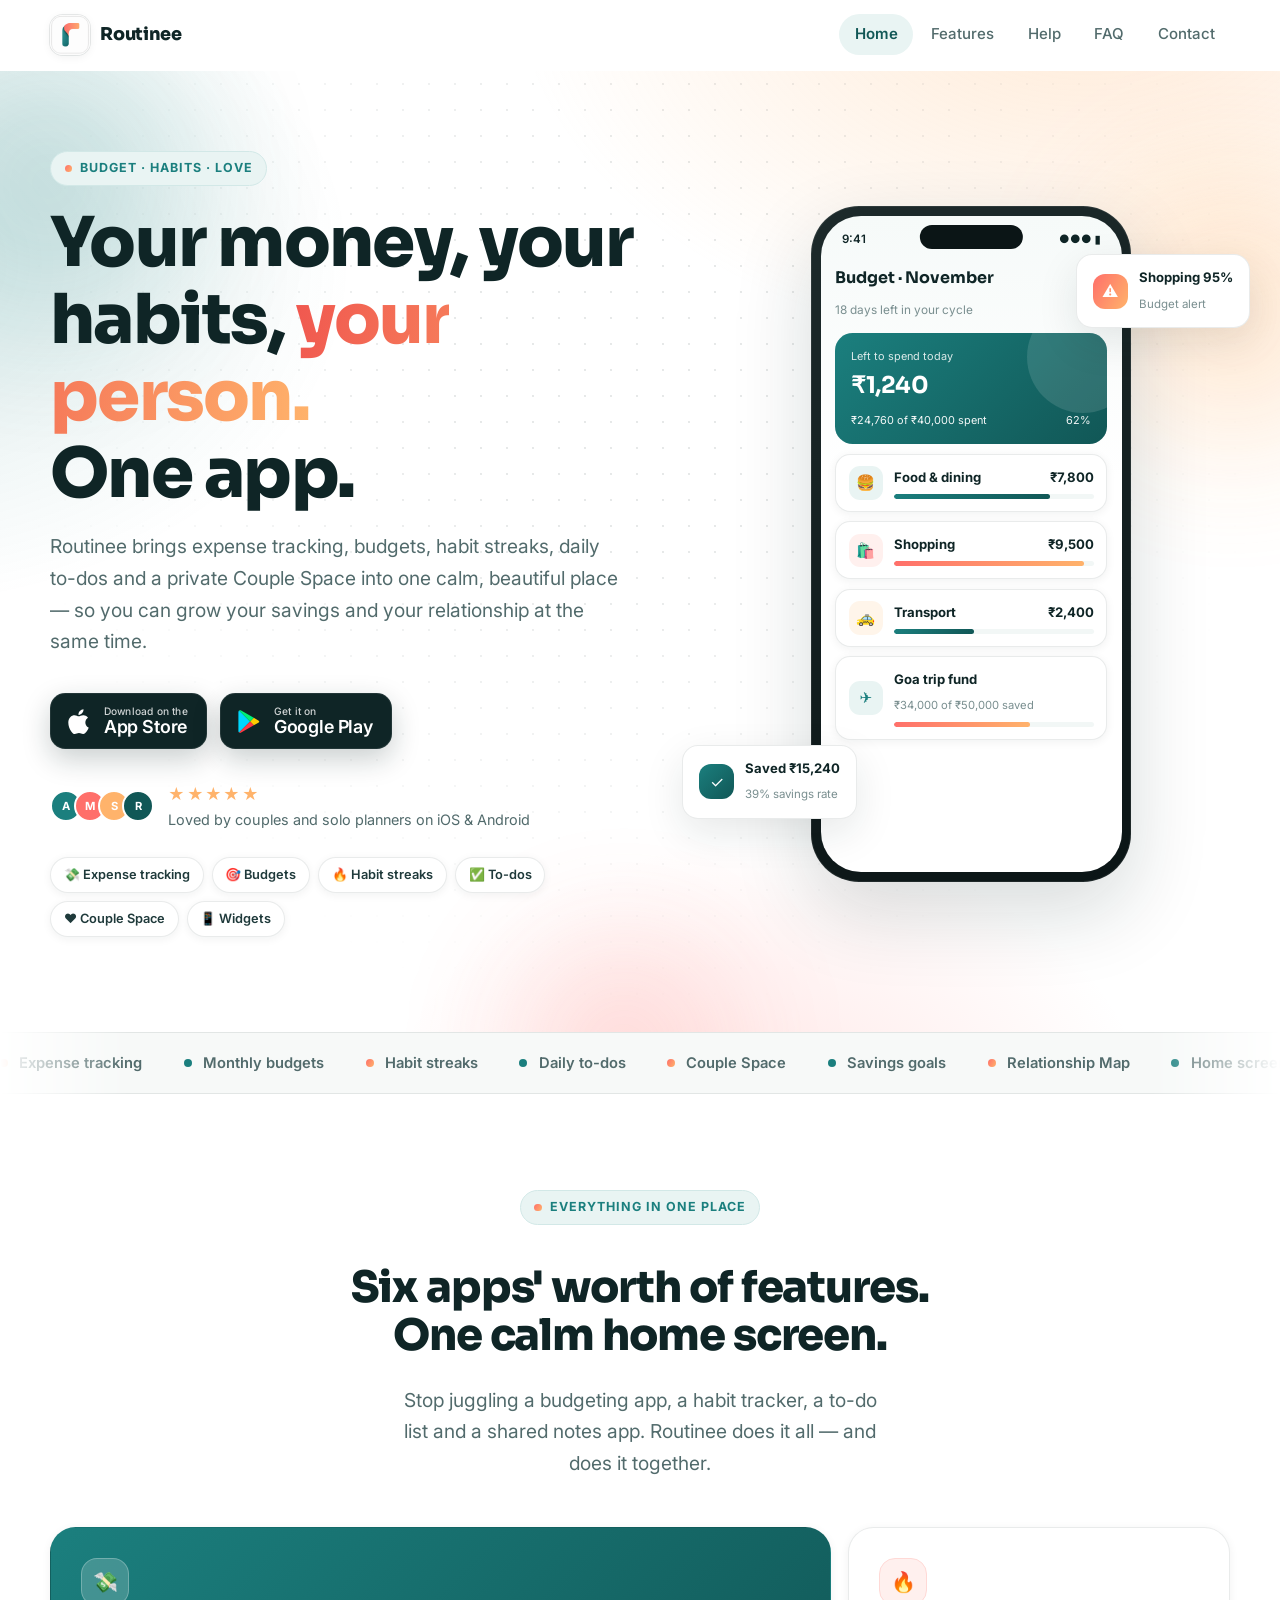
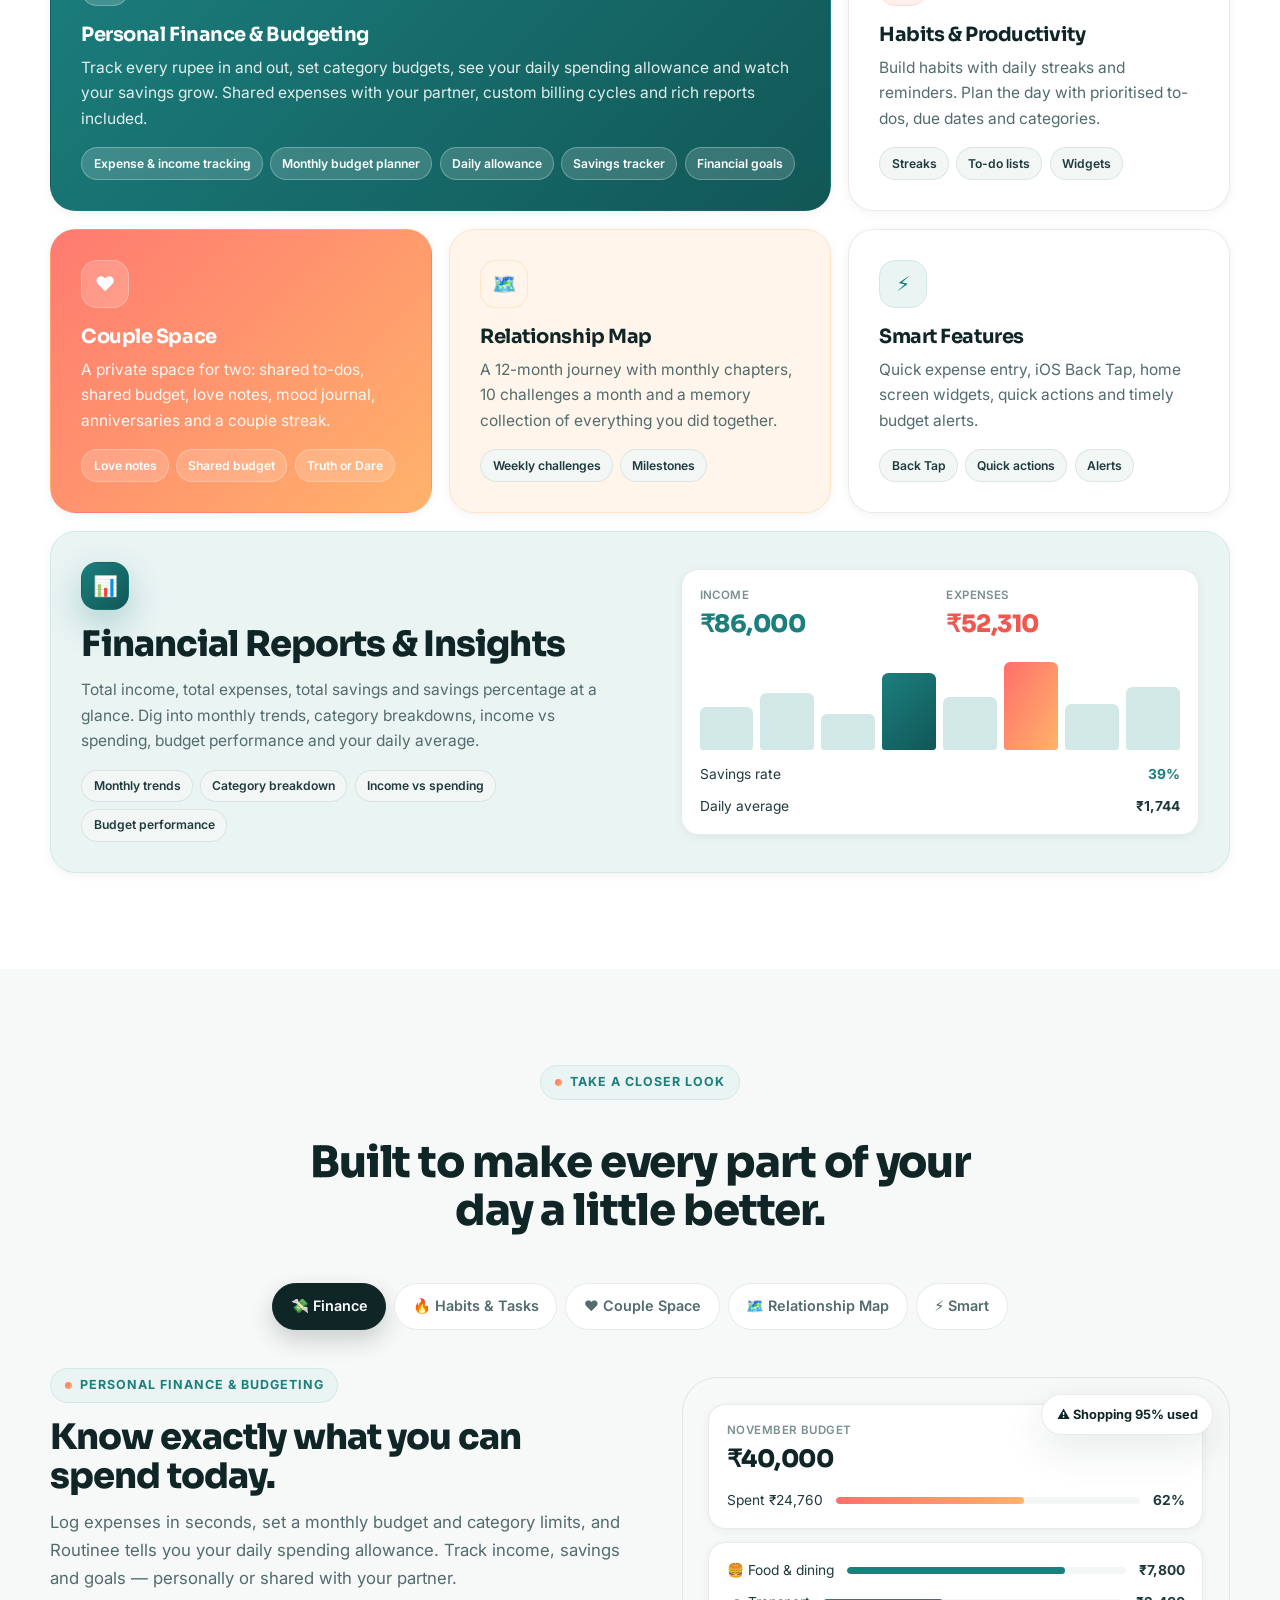
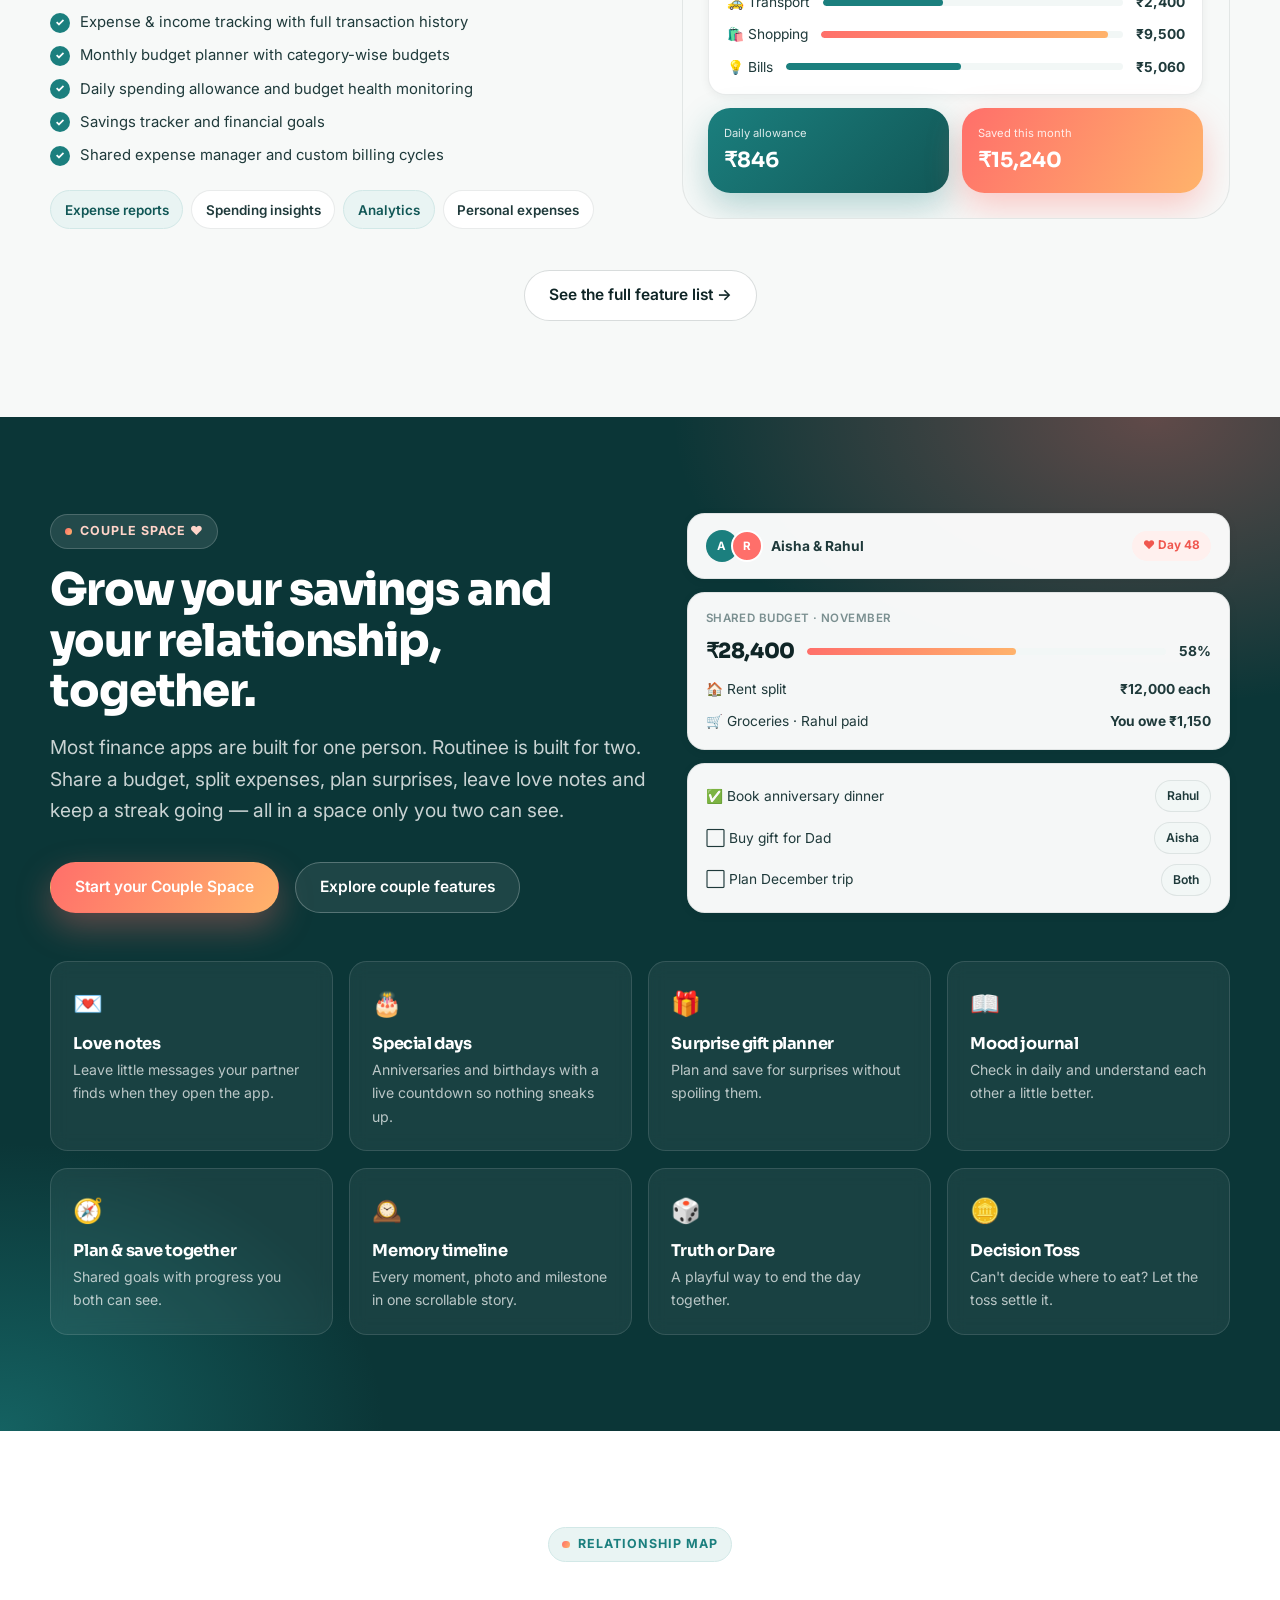
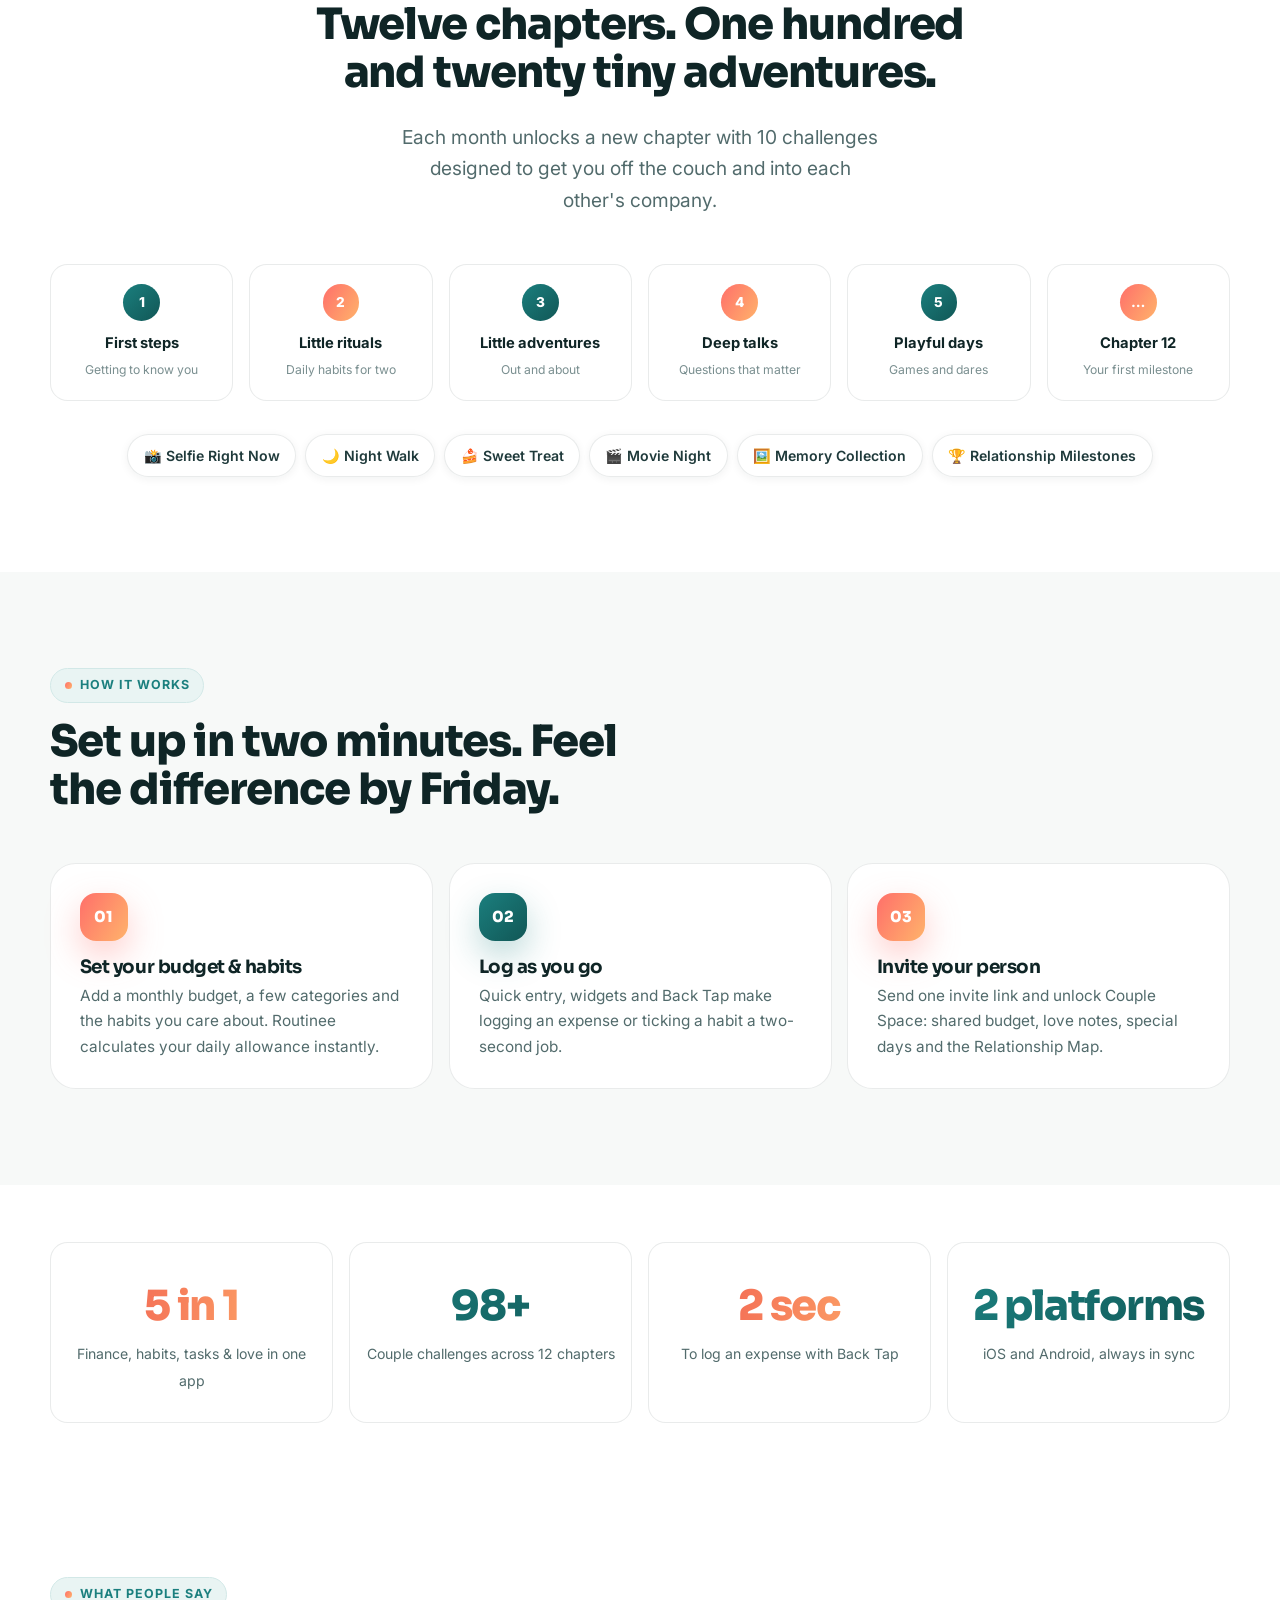
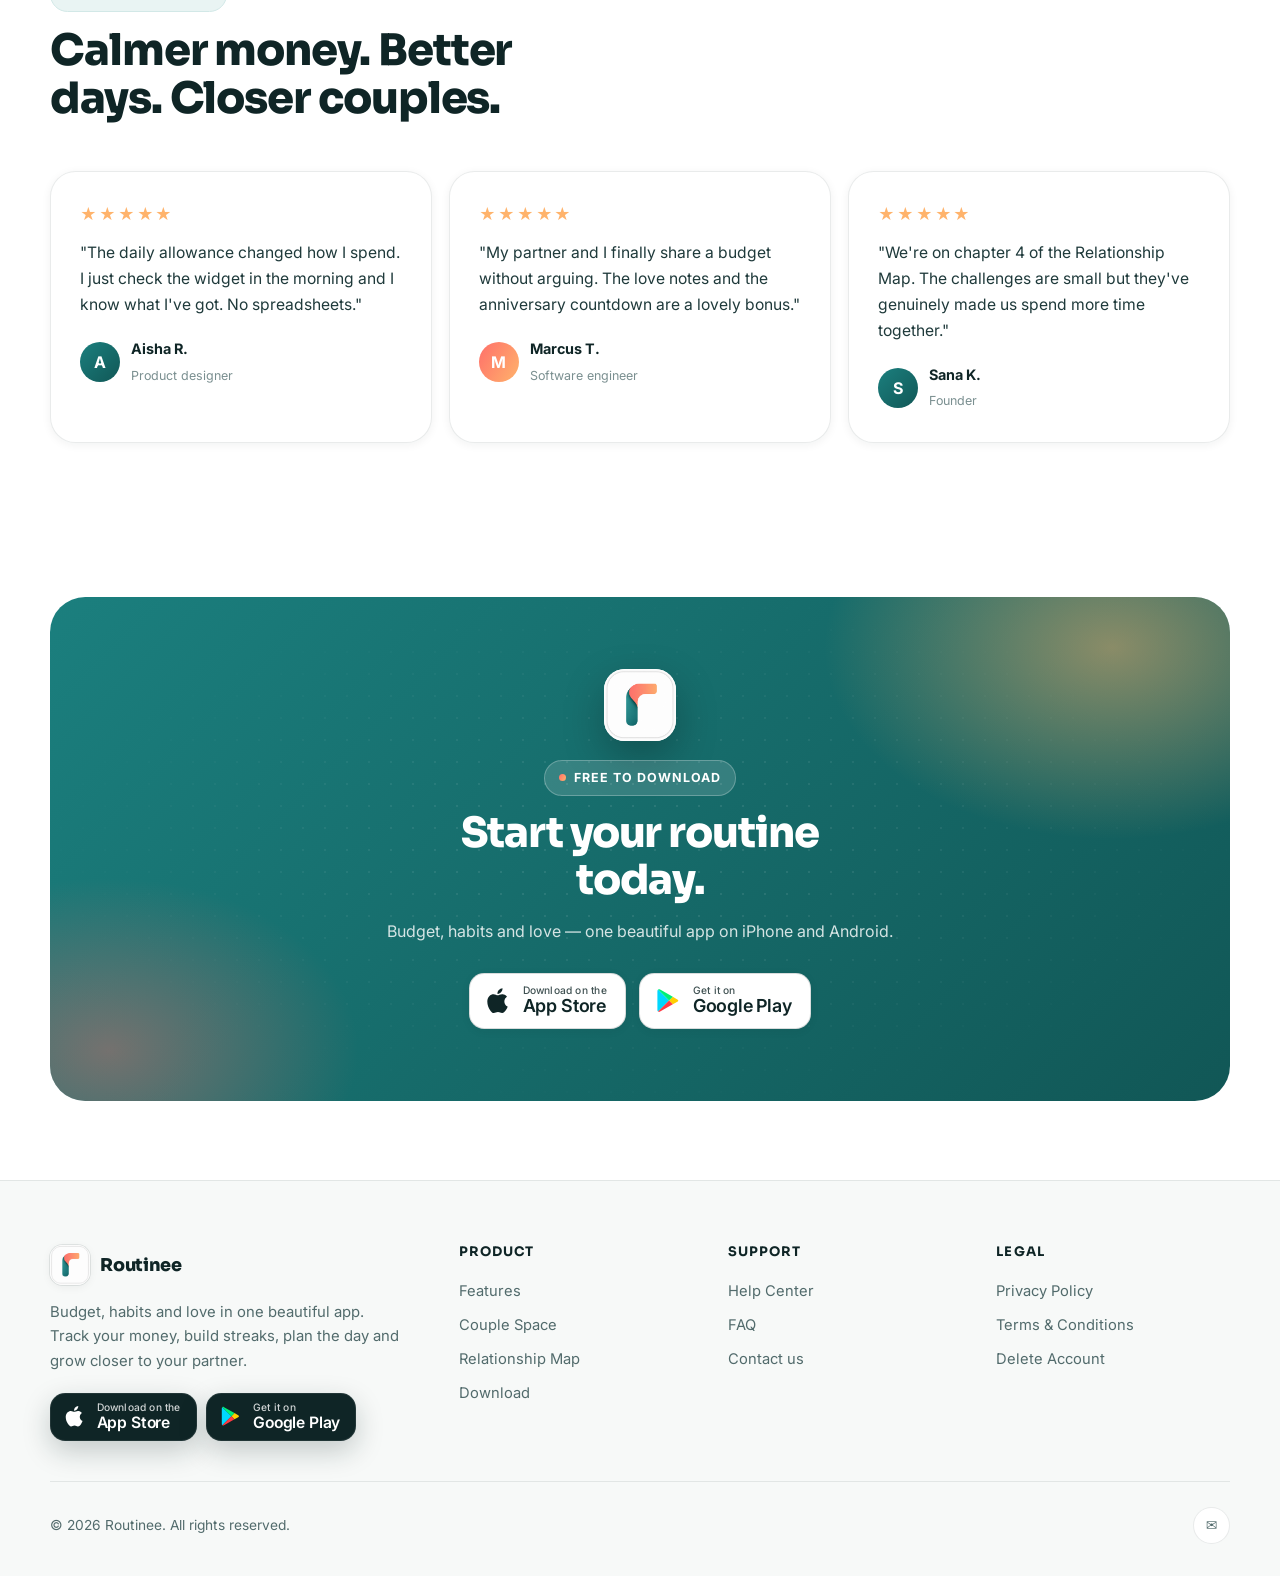
<file: index.html>
<!DOCTYPE html>
<html lang="en">
  <head>
    <meta charset="UTF-8" />
    <meta name="viewport" content="width=device-width, initial-scale=1.0, viewport-fit=cover" />
    <meta name="description" content="Routinee is the all-in-one app for budgets, habits, tasks and couples. Track expenses, build streaks, plan together and grow your relationship — on iOS and Android." />
    <meta name="theme-color" content="#1b7f7e" />
    <meta property="og:title" content="Routinee — Budget, Habits & Love" />
    <meta property="og:description" content="One beautiful app for your money, your habits and your relationship." />
    <meta property="og:image" content="logo.png" />
    <title>Routinee — Budget, Habits & Love</title>
    <link rel="icon" type="image/png" href="favicon.png" />
    <link rel="apple-touch-icon" href="apple-touch-icon.png" />
    <link rel="preconnect" href="https://fonts.googleapis.com" />
    <link rel="preconnect" href="https://fonts.gstatic.com" crossorigin />
    <link href="https://fonts.googleapis.com/css2?family=Inter:wght@400;500;600;700;800&family=Sora:wght@600;700;800&display=swap" rel="stylesheet" />
    <link rel="stylesheet" href="style.css" />
  </head>
  <body>
    <div class="scroll-progress"></div>

    <header class="site-header">
      <div class="container nav">
        <a class="brand" href="index.html"><span class="brand-mark"><img src="logo.png" alt="Routinee logo" width="40" height="40" /></span><span>Routinee</span></a>
        <nav class="nav-links">
          <a href="index.html">Home</a>
          <a href="features.html">Features</a>
          <a href="help.html">Help</a>
          <a href="faq.html">FAQ</a>
          <a href="contact.html">Contact</a>
        </nav>
        <button class="menu-toggle" aria-label="Toggle menu" aria-expanded="false"><span></span></button>
      </div>
    </header>

    <main>
      <!-- ================= HERO ================= -->
      <section class="hero">
        <div class="hero-bg"></div>
        <span class="hero-orb o1"></span>
        <span class="hero-orb o2"></span>
        <span class="hero-orb o3"></span>
        <div class="dot-grid"></div>
        <div class="container hero-grid">
          <div class="hero-copy reveal">
            <span class="eyebrow">Budget · Habits · Love</span>
            <h1>Your money, your habits, <span class="gradient-text">your person.</span><br />One app.</h1>
            <p class="lede">Routinee brings expense tracking, budgets, habit streaks, daily to-dos and a private Couple Space into one calm, beautiful place — so you can grow your savings and your relationship at the same time.</p>
            <div class="hero-actions" id="download">
              <div class="store-badges">
                <a class="store-badge" href="https://apps.apple.com/in/app/routinee-budget-habits-love/id6797575745" target="_blank" rel="noopener">
                  <svg viewBox="0 0 24 24" aria-hidden="true"><path fill="currentColor" d="M16.365 1.43c0 1.14-.493 2.27-1.177 3.08-.744.9-1.99 1.57-2.987 1.57-.12 0-.23-.02-.3-.03-.01-.06-.04-.22-.04-.39 0-1.15.572-2.27 1.206-2.98.804-.94 2.142-1.64 3.248-1.68.03.13.05.28.05.43zm4.565 15.71c-.03.07-.463 1.58-1.518 3.12-.945 1.34-1.94 2.71-3.43 2.71-1.517 0-1.9-.88-3.63-.88-1.698 0-2.302.91-3.67.91-1.377 0-2.332-1.26-3.428-2.8-1.287-1.82-2.323-4.63-2.323-7.28 0-4.28 2.797-6.55 5.552-6.55 1.448 0 2.675.95 3.6.95.865 0 2.222-1.01 3.902-1.01.613 0 2.886.06 4.374 2.19-.13.09-2.383 1.37-2.383 4.19 0 3.26 2.854 4.42 2.955 4.45z"/></svg>
                  <div><small>Download on the</small><strong>App Store</strong></div>
                </a>
                <a class="store-badge" href="https://play.google.com/store/apps/details?id=com.routinee.app" target="_blank" rel="noopener">
                  <svg viewBox="0 0 24 24" aria-hidden="true"><path fill="#00D7FE" d="M3.6 2.3 13.3 12 3.6 21.7c-.4-.3-.6-.8-.6-1.4V3.7c0-.6.2-1.1.6-1.4z"/><path fill="#FFCE00" d="m16.6 15.3-3.3-3.3 3.3-3.3 4 2.3c1.1.6 1.1 1.4 0 2z"/><path fill="#FF3A44" d="M16.6 15.3 13.3 12 3.6 21.7c.5.4 1.1.4 1.8 0z"/><path fill="#00F076" d="M16.6 8.7 5.4 2.3c-.7-.4-1.3-.4-1.8 0L13.3 12z"/></svg>
                  <div><small>Get it on</small><strong>Google Play</strong></div>
                </a>
              </div>
            </div>
            <div class="hero-proof">
              <div class="proof-avatars"><span>A</span><span>M</span><span>S</span><span>R</span></div>
              <div><span class="stars">★★★★★</span><br />Loved by couples and solo planners on iOS &amp; Android</div>
            </div>
            <div class="hero-pills">
              <span>💸 Expense tracking</span><span>🎯 Budgets</span><span>🔥 Habit streaks</span><span>✅ To-dos</span><span>❤️ Couple Space</span><span>📱 Widgets</span>
            </div>
          </div>

          <div class="phone-wrap reveal-scale" style="--delay:120ms">
            <div class="phone">
              <div class="phone-screen">
                <div class="phone-notch"></div>
                <div class="phone-status"><span>9:41</span><span>●●● ▮</span></div>
                <div class="phone-body">
                  <div class="phone-greet">Budget · November</div>
                  <div class="phone-sub">18 days left in your cycle</div>
                  <div class="phone-hero-card">
                    <small>Left to spend today</small>
                    <strong>₹1,240</strong>
                    <div class="row"><span>₹24,760 of ₹40,000 spent</span><span>62%</span></div>
                  </div>
                  <div class="mini-card">
                    <span class="mini-icon">🍔</span>
                    <div style="flex:1">
                      <strong>Food &amp; dining <span style="float:right">₹7,800</span></strong>
                      <div class="mini-progress is-teal"><span style="width:78%"></span></div>
                    </div>
                  </div>
                  <div class="mini-card">
                    <span class="mini-icon is-coral">🛍️</span>
                    <div style="flex:1">
                      <strong>Shopping <span style="float:right">₹9,500</span></strong>
                      <div class="mini-progress"><span style="width:95%"></span></div>
                    </div>
                  </div>
                  <div class="mini-card">
                    <span class="mini-icon is-peach">🚕</span>
                    <div style="flex:1">
                      <strong>Transport <span style="float:right">₹2,400</span></strong>
                      <div class="mini-progress is-teal"><span style="width:40%"></span></div>
                    </div>
                  </div>
                  <div class="mini-card">
                    <span class="mini-icon">✈️</span>
                    <div style="flex:1">
                      <strong>Goa trip fund</strong>
                      <small>₹34,000 of ₹50,000 saved</small>
                      <div class="mini-progress"><span style="width:68%"></span></div>
                    </div>
                  </div>
                </div>
              </div>
            </div>
            <div class="floating-chip fc-1">
              <span class="chip-dot">⚠️</span>
              <div><strong>Shopping 95%</strong><small>Budget alert</small></div>
            </div>
            <div class="floating-chip fc-2">
              <span class="chip-dot is-teal">✓</span>
              <div><strong>Saved ₹15,240</strong><small>39% savings rate</small></div>
            </div>
          </div>
        </div>
      </section>

      <div class="marquee-wrap" aria-hidden="true">
        <div class="marquee">
          <span>Expense tracking</span><span>Monthly budgets</span><span>Habit streaks</span><span>Daily to-dos</span><span>Couple Space</span><span>Savings goals</span><span>Relationship Map</span><span>Home screen widgets</span><span>Love notes</span><span>Spending insights</span>
          <span>Expense tracking</span><span>Monthly budgets</span><span>Habit streaks</span><span>Daily to-dos</span><span>Couple Space</span><span>Savings goals</span><span>Relationship Map</span><span>Home screen widgets</span><span>Love notes</span><span>Spending insights</span>
        </div>
      </div>

      <!-- ================= SIX AREAS ================= -->
      <section class="section">
        <div class="container">
          <div class="section-head is-center reveal">
            <span class="eyebrow">Everything in one place</span>
            <h2>Six apps' worth of features. One calm home screen.</h2>
            <p class="lede">Stop juggling a budgeting app, a habit tracker, a to-do list and a shared notes app. Routinee does it all — and does it together.</p>
          </div>
          <div class="bento">
            <article class="card span-8 is-teal reveal">
              <div class="icon-bubble">💸</div>
              <h3>Personal Finance &amp; Budgeting</h3>
              <p>Track every rupee in and out, set category budgets, see your daily spending allowance and watch your savings grow. Shared expenses with your partner, custom billing cycles and rich reports included.</p>
              <div class="tag-row"><span class="tag">Expense &amp; income tracking</span><span class="tag">Monthly budget planner</span><span class="tag">Daily allowance</span><span class="tag">Savings tracker</span><span class="tag">Financial goals</span></div>
            </article>
            <article class="card span-4 reveal" style="--delay:80ms">
              <div class="icon-bubble is-coral">🔥</div>
              <h3>Habits &amp; Productivity</h3>
              <p>Build habits with daily streaks and reminders. Plan the day with prioritised to-dos, due dates and categories.</p>
              <div class="tag-row"><span class="tag">Streaks</span><span class="tag">To-do lists</span><span class="tag">Widgets</span></div>
            </article>
            <article class="card span-4 is-coral reveal">
              <div class="icon-bubble">❤️</div>
              <h3>Couple Space</h3>
              <p>A private space for two: shared to-dos, shared budget, love notes, mood journal, anniversaries and a couple streak.</p>
              <div class="tag-row"><span class="tag">Love notes</span><span class="tag">Shared budget</span><span class="tag">Truth or Dare</span></div>
            </article>
            <article class="card span-4 is-peach reveal" style="--delay:80ms">
              <div class="icon-bubble is-peach">🗺️</div>
              <h3>Relationship Map</h3>
              <p>A 12-month journey with monthly chapters, 10 challenges a month and a memory collection of everything you did together.</p>
              <div class="tag-row"><span class="tag">Weekly challenges</span><span class="tag">Milestones</span></div>
            </article>
            <article class="card span-4 reveal" style="--delay:160ms">
              <div class="icon-bubble">⚡</div>
              <h3>Smart Features</h3>
              <p>Quick expense entry, iOS Back Tap, home screen widgets, quick actions and timely budget alerts.</p>
              <div class="tag-row"><span class="tag">Back Tap</span><span class="tag">Quick actions</span><span class="tag">Alerts</span></div>
            </article>
            <article class="card span-12 is-tint reveal">
              <div class="feature-split">
                <div>
                  <div class="icon-bubble is-solid-teal">📊</div>
                  <h3>Financial Reports &amp; Insights</h3>
                  <p>Total income, total expenses, total savings and savings percentage at a glance. Dig into monthly trends, category breakdowns, income vs spending, budget performance and your daily average.</p>
                  <div class="tag-row"><span class="tag">Monthly trends</span><span class="tag">Category breakdown</span><span class="tag">Income vs spending</span><span class="tag">Budget performance</span></div>
                </div>
                <div class="ui-card">
                  <div class="ui-grid-2">
                    <div><div class="k">Income</div><div class="v up">₹86,000</div></div>
                    <div><div class="k">Expenses</div><div class="v down">₹52,310</div></div>
                  </div>
                  <div class="bars" aria-hidden="true"><i style="height:45%"></i><i style="height:60%"></i><i style="height:38%"></i><i class="hi" style="height:80%"></i><i style="height:55%"></i><i class="c" style="height:92%"></i><i style="height:48%"></i><i style="height:66%"></i></div>
                  <div class="ui-row" style="margin-top:0.8rem"><span>Savings rate</span><b class="teal-text">39%</b></div>
                  <div class="ui-row"><span>Daily average</span><b>₹1,744</b></div>
                </div>
              </div>
            </article>
          </div>
        </div>
      </section>

      <!-- ================= FEATURE TABS ================= -->
      <section class="section section-soft" id="features">
        <div class="container">
          <div class="section-head is-center reveal">
            <span class="eyebrow">Take a closer look</span>
            <h2>Built to make every part of your day a little better.</h2>
          </div>

          <div class="feature-tabs reveal" role="tablist" aria-label="Feature areas">
            <button class="is-active" role="tab" aria-selected="true" data-tab="finance">💸 Finance</button>
            <button role="tab" aria-selected="false" data-tab="habits">🔥 Habits &amp; Tasks</button>
            <button role="tab" aria-selected="false" data-tab="couple">❤️ Couple Space</button>
            <button role="tab" aria-selected="false" data-tab="map">🗺️ Relationship Map</button>
            <button role="tab" aria-selected="false" data-tab="smart">⚡ Smart</button>
          </div>

          <!-- Finance -->
          <div class="feature-panel is-active" data-panel="finance" role="tabpanel">
            <div class="feature-split">
              <div>
                <span class="eyebrow">Personal finance &amp; budgeting</span>
                <h3>Know exactly what you can spend today.</h3>
                <p class="lede">Log expenses in seconds, set a monthly budget and category limits, and Routinee tells you your daily spending allowance. Track income, savings and goals — personally or shared with your partner.</p>
                <ul class="check-list">
                  <li>Expense &amp; income tracking with full transaction history</li>
                  <li>Monthly budget planner with category-wise budgets</li>
                  <li>Daily spending allowance and budget health monitoring</li>
                  <li>Savings tracker and financial goals</li>
                  <li>Shared expense manager and custom billing cycles</li>
                </ul>
                <div class="pill-cloud"><span class="hi">Expense reports</span><span>Spending insights</span><span class="hi">Analytics</span><span>Personal expenses</span></div>
              </div>
              <div class="visual">
                <div class="ui-card">
                  <div class="k">November budget</div>
                  <div class="v">₹40,000</div>
                  <div class="ui-row" style="margin-top:0.6rem"><span>Spent ₹24,760</span><span class="bar"><span style="width:62%"></span></span><b>62%</b></div>
                </div>
                <div class="ui-card">
                  <div class="ui-row"><span>🍔 Food &amp; dining</span><span class="bar t"><span style="width:78%"></span></span><b>₹7,800</b></div>
                  <div class="ui-row"><span>🚕 Transport</span><span class="bar t"><span style="width:40%"></span></span><b>₹2,400</b></div>
                  <div class="ui-row"><span>🛍️ Shopping</span><span class="bar"><span style="width:95%"></span></span><b>₹9,500</b></div>
                  <div class="ui-row"><span>💡 Bills</span><span class="bar t"><span style="width:52%"></span></span><b>₹5,060</b></div>
                </div>
                <div class="ui-grid-2">
                  <div class="widget"><small>Daily allowance</small><strong>₹846</strong></div>
                  <div class="widget c"><small>Saved this month</small><strong>₹15,240</strong></div>
                </div>
                <span class="sticker" style="top:1rem; right:1rem;">⚠️ Shopping 95% used</span>
              </div>
            </div>
          </div>

          <!-- Habits -->
          <div class="feature-panel" data-panel="habits" role="tabpanel">
            <div class="feature-split is-flipped">
              <div>
                <span class="eyebrow is-coral">Habits &amp; productivity</span>
                <h3>Small daily wins that add up to big streaks.</h3>
                <p class="lede">Create habits, get gentle reminders and keep your streaks alive. Plan the day with to-dos that have priorities, due dates and categories — and track daily progress from a home screen widget.</p>
                <ul class="check-list is-coral">
                  <li>Habit tracker with daily streaks and reminders</li>
                  <li>Daily to-do lists and task management</li>
                  <li>Task priorities, due dates and categories</li>
                  <li>Daily progress tracking</li>
                  <li>Home screen widgets for iOS and Android</li>
                </ul>
              </div>
              <div class="visual">
                <div class="ui-card">
                  <div class="ui-row"><b>🏃 Morning run</b><span class="heart-badge">🔥 12 days</span></div>
                  <div class="streak-grid" aria-hidden="true">
                    <i class="on"></i><i class="on"></i><i class="on"></i><i class="on"></i><i class="on"></i><i class="on"></i><i class="on"></i>
                    <i class="on"></i><i class="on"></i><i class="on"></i><i class="on"></i><i class="hot"></i><i></i><i></i>
                  </div>
                </div>
                <div class="ui-card">
                  <div class="k" style="margin-bottom:0.5rem">Today's tasks · 3 of 5 done</div>
                  <div class="ui-row"><span>✅ <s style="color:var(--muted-2)">Pay electricity bill</s></span><span class="tag">High</span></div>
                  <div class="ui-row"><span>✅ <s style="color:var(--muted-2)">Book dentist</s></span><span class="tag">Health</span></div>
                  <div class="ui-row"><span>⬜ Finish client proposal</span><span class="tag" style="background:var(--coral-50);border-color:#ffd9d6;color:var(--coral-600)">Due 5pm</span></div>
                  <div class="ui-row"><span>⬜ Call mom</span><span class="tag">Personal</span></div>
                </div>
                <div class="ui-grid-2">
                  <div class="widget"><small>Habits today</small><strong>4 / 6 ✓</strong></div>
                  <div class="widget c"><small>Best streak</small><strong>31 days</strong></div>
                </div>
              </div>
            </div>
          </div>

          <!-- Couple -->
          <div class="feature-panel" data-panel="couple" role="tabpanel">
            <div class="feature-split">
              <div>
                <span class="eyebrow is-coral">Couple Space ❤️</span>
                <h3>A private little world for the two of you.</h3>
                <p class="lede">Invite your partner and unlock a shared space: plan together, budget together, leave love notes, log your moods, count down to special days and keep a couple streak alive.</p>
                <ul class="check-list is-coral">
                  <li>Shared couple to-do list, planner, budget and expenses</li>
                  <li>Love notes, mood journal and daily motivation</li>
                  <li>Special days, anniversaries and anniversary countdown</li>
                  <li>Surprise gift planner and memory timeline</li>
                  <li>Couple streak, Truth or Dare and Decision Toss</li>
                </ul>
              </div>
              <div class="visual is-coral">
                <div class="note">Can't stop thinking about last night's walk. Thank you for being you. 🌙<small>Love note from Rahul · 8:12 am</small></div>
                <div class="ui-card">
                  <div class="k">Anniversary countdown</div>
                  <div class="countdown" style="margin-top:0.5rem"><div><strong>12</strong><small>days</small></div><div><strong>06</strong><small>hrs</small></div><div><strong>41</strong><small>min</small></div></div>
                </div>
                <div class="ui-card">
                  <div class="ui-row"><span>🎁 Surprise: weekend getaway</span><span class="bar"><span style="width:70%"></span></span><b>₹14k</b></div>
                  <div class="ui-row"><span>😊 Mood today</span><b>Both: Happy</b></div>
                  <div class="ui-row"><span>❤️ Couple streak</span><b class="teal-text">Day 48</b></div>
                </div>
              </div>
            </div>
          </div>

          <!-- Map -->
          <div class="feature-panel" data-panel="map" role="tabpanel">
            <div class="feature-split is-flipped">
              <div>
                <span class="eyebrow">Relationship Map</span>
                <h3>A 12-month journey, one chapter at a time.</h3>
                <p class="lede">Every month opens a new chapter with 10 playful challenges — a selfie right now, a night walk, a sweet treat, a movie night. Complete them, collect memories and unlock relationship milestones.</p>
                <ul class="check-list">
                  <li>12-month relationship journey with monthly chapters</li>
                  <li>Weekly relationship challenges · 10 per month</li>
                  <li>Selfie Right Now, Night Walk, Sweet Treat, Movie Night and more</li>
                  <li>Memory collection with photos</li>
                  <li>Relationship milestones</li>
                </ul>
              </div>
              <div class="visual is-teal">
                <div class="ui-card">
                  <div class="ui-row"><b>Chapter 3 · Little adventures</b><span class="heart-badge">7 / 10</span></div>
                  <div class="ui-row" style="margin-top:0.6rem"><span class="bar t"><span style="width:70%"></span></span></div>
                </div>
                <div class="ui-card">
                  <div class="ui-row"><span>📸 Selfie right now</span><b class="teal-text">Done</b></div>
                  <div class="ui-row"><span>🌙 Night walk</span><b class="teal-text">Done</b></div>
                  <div class="ui-row"><span>🍰 Sweet treat</span><b style="color:var(--coral-600)">This week</b></div>
                  <div class="ui-row"><span>🎬 Movie night</span><b style="color:var(--muted-2)">Locked</b></div>
                </div>
                <div class="ui-card">
                  <div class="k">Memories collected</div>
                  <div class="v">24 📷</div>
                </div>
              </div>
            </div>
          </div>

          <!-- Smart -->
          <div class="feature-panel" data-panel="smart" role="tabpanel">
            <div class="feature-split">
              <div>
                <span class="eyebrow">Smart features</span>
                <h3>Log an expense before you've put your phone away.</h3>
                <p class="lede">Double-tap the back of your iPhone to add an expense, glance at a widget for today's allowance, and let reminders and budget alerts keep you on track without opening the app.</p>
                <ul class="check-list">
                  <li>Quick expense entry and quick actions</li>
                  <li>iOS Back Tap integration</li>
                  <li>iOS &amp; Android home screen widgets</li>
                  <li>Expense reminders, budget alerts and daily notifications</li>
                  <li>Spending analytics</li>
                </ul>
              </div>
              <div class="visual">
                <div class="ui-grid-2">
                  <div class="widget"><small>Today you can spend</small><strong>₹846</strong></div>
                  <div class="widget c"><small>Habits</small><strong>4 / 6</strong></div>
                </div>
                <div class="ui-card">
                  <div class="ui-row"><span>📲 Back Tap</span><b>Add expense</b></div>
                  <div class="ui-row"><span>🔔 Budget alert</span><b>At 80% used</b></div>
                  <div class="ui-row"><span>⏰ Daily reminder</span><b>9:00 pm</b></div>
                </div>
                <div class="note" style="padding-right:2.4rem">You've hit 80% of your Shopping budget with 12 days to go. Slow down a little? 🛍️<small>Routinee · just now</small></div>
              </div>
            </div>
          </div>

          <div style="text-align:center; margin-top:2.6rem" class="reveal">
            <a class="btn btn-secondary" href="features.html">See the full feature list →</a>
          </div>
        </div>
      </section>

      <!-- ================= COUPLE SPACE ================= -->
      <section class="section couple-section">
        <div class="container">
          <div class="couple-hero">
            <div class="reveal">
              <span class="eyebrow">Couple Space ❤️</span>
              <h2>Grow your savings and your relationship, together.</h2>
              <p class="lede">Most finance apps are built for one person. Routinee is built for two. Share a budget, split expenses, plan surprises, leave love notes and keep a streak going — all in a space only you two can see.</p>
              <div class="hero-actions">
                <a class="btn btn-primary" href="#download">Start your Couple Space</a>
                <a class="btn btn-secondary" style="background:rgba(255,255,255,0.08);color:#fff;border-color:rgba(255,255,255,0.25)" href="features.html#couple">Explore couple features</a>
              </div>
            </div>
            <div class="couple-visual reveal" style="--delay:120ms">
              <div class="ui-card">
                <div class="ui-row">
                  <span style="display:flex;align-items:center;gap:0.5rem"><span class="ui-avatar" style="background:var(--teal)">A</span><span class="ui-avatar" style="background:var(--coral);margin-left:-0.9rem;border:2px solid #fff">R</span><b>Aisha &amp; Rahul</b></span>
                  <span class="heart-badge">❤️ Day 48</span>
                </div>
              </div>
              <div class="ui-card">
                <div class="k">Shared budget · November</div>
                <div class="ui-row" style="margin-top:0.4rem"><span class="v" style="font-size:1.3rem">₹28,400</span><span class="bar"><span style="width:58%"></span></span><b>58%</b></div>
                <div class="ui-row" style="margin-top:0.6rem"><span>🏠 Rent split</span><b>₹12,000 each</b></div>
                <div class="ui-row"><span>🛒 Groceries · Rahul paid</span><b>You owe ₹1,150</b></div>
              </div>
              <div class="ui-card">
                <div class="ui-row"><span>✅ Book anniversary dinner</span><span class="tag">Rahul</span></div>
                <div class="ui-row"><span>⬜ Buy gift for Dad</span><span class="tag">Aisha</span></div>
                <div class="ui-row"><span>⬜ Plan December trip</span><span class="tag">Both</span></div>
              </div>
            </div>
          </div>
          <div class="couple-grid">
            <div class="couple-card reveal"><span class="ic">💌</span><h3>Love notes</h3><p>Leave little messages your partner finds when they open the app.</p></div>
            <div class="couple-card reveal" style="--delay:60ms"><span class="ic">🎂</span><h3>Special days</h3><p>Anniversaries and birthdays with a live countdown so nothing sneaks up.</p></div>
            <div class="couple-card reveal" style="--delay:120ms"><span class="ic">🎁</span><h3>Surprise gift planner</h3><p>Plan and save for surprises without spoiling them.</p></div>
            <div class="couple-card reveal" style="--delay:180ms"><span class="ic">📖</span><h3>Mood journal</h3><p>Check in daily and understand each other a little better.</p></div>
            <div class="couple-card reveal"><span class="ic">🧭</span><h3>Plan &amp; save together</h3><p>Shared goals with progress you both can see.</p></div>
            <div class="couple-card reveal" style="--delay:60ms"><span class="ic">🕰️</span><h3>Memory timeline</h3><p>Every moment, photo and milestone in one scrollable story.</p></div>
            <div class="couple-card reveal" style="--delay:120ms"><span class="ic">🎲</span><h3>Truth or Dare</h3><p>A playful way to end the day together.</p></div>
            <div class="couple-card reveal" style="--delay:180ms"><span class="ic">🪙</span><h3>Decision Toss</h3><p>Can't decide where to eat? Let the toss settle it.</p></div>
          </div>
        </div>
      </section>

      <!-- ================= RELATIONSHIP MAP ================= -->
      <section class="section">
        <div class="container">
          <div class="section-head is-center reveal">
            <span class="eyebrow">Relationship Map</span>
            <h2>Twelve chapters. One hundred and twenty tiny adventures.</h2>
            <p class="lede">Each month unlocks a new chapter with 10 challenges designed to get you off the couch and into each other's company.</p>
          </div>
          <div class="journey reveal">
            <div class="journey-step"><span class="n">1</span><strong>First steps</strong><small>Getting to know you</small></div>
            <div class="journey-step"><span class="n">2</span><strong>Little rituals</strong><small>Daily habits for two</small></div>
            <div class="journey-step"><span class="n">3</span><strong>Little adventures</strong><small>Out and about</small></div>
            <div class="journey-step"><span class="n">4</span><strong>Deep talks</strong><small>Questions that matter</small></div>
            <div class="journey-step"><span class="n">5</span><strong>Playful days</strong><small>Games and dares</small></div>
            <div class="journey-step"><span class="n">…</span><strong>Chapter 12</strong><small>Your first milestone</small></div>
          </div>
          <div class="challenge-row reveal" style="--delay:100ms">
            <span>📸 Selfie Right Now</span><span>🌙 Night Walk</span><span>🍰 Sweet Treat</span><span>🎬 Movie Night</span><span>🖼️ Memory Collection</span><span>🏆 Relationship Milestones</span>
          </div>
        </div>
      </section>

      <!-- ================= HOW IT WORKS ================= -->
      <section class="section section-soft">
        <div class="container">
          <div class="section-head reveal">
            <div>
              <span class="eyebrow">How it works</span>
              <h2>Set up in two minutes. Feel the difference by Friday.</h2>
            </div>
          </div>
          <div class="steps">
            <div class="step reveal">
              <div class="step-num"></div>
              <div>
                <h3>Set your budget &amp; habits</h3>
                <p>Add a monthly budget, a few categories and the habits you care about. Routinee calculates your daily allowance instantly.</p>
              </div>
            </div>
            <div class="step reveal" style="--delay:80ms">
              <div class="step-num"></div>
              <div>
                <h3>Log as you go</h3>
                <p>Quick entry, widgets and Back Tap make logging an expense or ticking a habit a two-second job.</p>
              </div>
            </div>
            <div class="step reveal" style="--delay:160ms">
              <div class="step-num"></div>
              <div>
                <h3>Invite your person</h3>
                <p>Send one invite link and unlock Couple Space: shared budget, love notes, special days and the Relationship Map.</p>
              </div>
            </div>
          </div>
        </div>
      </section>

      <!-- ================= STATS ================= -->
      <section class="section-tight">
        <div class="container">
          <div class="stats reveal">
            <div class="stat"><strong data-count-to="6" data-suffix=" in 1">0</strong><small>Finance, habits, tasks &amp; love in one app</small></div>
            <div class="stat"><strong data-count-to="120" data-suffix="+">0</strong><small>Couple challenges across 12 chapters</small></div>
            <div class="stat"><strong data-count-to="2" data-suffix=" sec">0</strong><small>To log an expense with Back Tap</small></div>
            <div class="stat"><strong data-count-to="2" data-suffix=" platforms">0</strong><small>iOS and Android, always in sync</small></div>
          </div>
        </div>
      </section>

      <!-- ================= TESTIMONIALS ================= -->
      <section class="section">
        <div class="container">
          <div class="section-head reveal">
            <div>
              <span class="eyebrow">What people say</span>
              <h2>Calmer money. Better days. Closer couples.</h2>
            </div>
          </div>
          <div class="testi-track">
            <article class="testi reveal">
              <div class="stars">★★★★★</div>
              <p>"The daily allowance changed how I spend. I just check the widget in the morning and I know what I've got. No spreadsheets."</p>
              <div class="testi-person"><span class="avatar">A</span><div><strong>Aisha R.</strong><small>Product designer</small></div></div>
            </article>
            <article class="testi reveal" style="--delay:80ms">
              <div class="stars">★★★★★</div>
              <p>"My partner and I finally share a budget without arguing. The love notes and the anniversary countdown are a lovely bonus."</p>
              <div class="testi-person"><span class="avatar">M</span><div><strong>Marcus T.</strong><small>Software engineer</small></div></div>
            </article>
            <article class="testi reveal" style="--delay:160ms">
              <div class="stars">★★★★★</div>
              <p>"We're on chapter 4 of the Relationship Map. The challenges are small but they've genuinely made us spend more time together."</p>
              <div class="testi-person"><span class="avatar">S</span><div><strong>Sana K.</strong><small>Founder</small></div></div>
            </article>
          </div>
        </div>
      </section>

      <!-- ================= CTA ================= -->
      <section class="section-tight" style="padding-bottom:5rem">
        <div class="container">
          <div class="cta-banner reveal">
            <div class="cta-logo"><img src="logo.png" alt="" width="72" height="72" /></div>
            <span class="eyebrow">Free to download</span>
            <h2>Start your routine today.</h2>
            <p>Budget, habits and love — one beautiful app on iPhone and Android.</p>
            <div class="store-badges">
              <a class="store-badge is-light" href="https://apps.apple.com/in/app/routinee-budget-habits-love/id6797575745" target="_blank" rel="noopener">
                <svg viewBox="0 0 24 24" aria-hidden="true"><path fill="currentColor" d="M16.365 1.43c0 1.14-.493 2.27-1.177 3.08-.744.9-1.99 1.57-2.987 1.57-.12 0-.23-.02-.3-.03-.01-.06-.04-.22-.04-.39 0-1.15.572-2.27 1.206-2.98.804-.94 2.142-1.64 3.248-1.68.03.13.05.28.05.43zm4.565 15.71c-.03.07-.463 1.58-1.518 3.12-.945 1.34-1.94 2.71-3.43 2.71-1.517 0-1.9-.88-3.63-.88-1.698 0-2.302.91-3.67.91-1.377 0-2.332-1.26-3.428-2.8-1.287-1.82-2.323-4.63-2.323-7.28 0-4.28 2.797-6.55 5.552-6.55 1.448 0 2.675.95 3.6.95.865 0 2.222-1.01 3.902-1.01.613 0 2.886.06 4.374 2.19-.13.09-2.383 1.37-2.383 4.19 0 3.26 2.854 4.42 2.955 4.45z"/></svg>
                <div><small>Download on the</small><strong>App Store</strong></div>
              </a>
              <a class="store-badge is-light" href="https://play.google.com/store/apps/details?id=com.routinee.app" target="_blank" rel="noopener">
                <svg viewBox="0 0 24 24" aria-hidden="true"><path fill="#00D7FE" d="M3.6 2.3 13.3 12 3.6 21.7c-.4-.3-.6-.8-.6-1.4V3.7c0-.6.2-1.1.6-1.4z"/><path fill="#FFCE00" d="m16.6 15.3-3.3-3.3 3.3-3.3 4 2.3c1.1.6 1.1 1.4 0 2z"/><path fill="#FF3A44" d="M16.6 15.3 13.3 12 3.6 21.7c.5.4 1.1.4 1.8 0z"/><path fill="#00F076" d="M16.6 8.7 5.4 2.3c-.7-.4-1.3-.4-1.8 0L13.3 12z"/></svg>
                <div><small>Get it on</small><strong>Google Play</strong></div>
              </a>
            </div>
          </div>
        </div>
      </section>
    </main>

    <footer class="footer">
      <div class="container">
        <div class="footer-top">
          <div class="footer-brand">
            <a class="brand" href="index.html"><span class="brand-mark"><img src="logo.png" alt="Routinee logo" width="40" height="40" /></span><span>Routinee</span></a>
            <p>Budget, habits and love in one beautiful app. Track your money, build streaks, plan the day and grow closer to your partner.</p>
            <div class="store-badges">
              <a class="store-badge" href="https://apps.apple.com/in/app/routinee-budget-habits-love/id6797575745" target="_blank" rel="noopener">
                <svg viewBox="0 0 24 24" aria-hidden="true"><path fill="currentColor" d="M16.365 1.43c0 1.14-.493 2.27-1.177 3.08-.744.9-1.99 1.57-2.987 1.57-.12 0-.23-.02-.3-.03-.01-.06-.04-.22-.04-.39 0-1.15.572-2.27 1.206-2.98.804-.94 2.142-1.64 3.248-1.68.03.13.05.28.05.43zm4.565 15.71c-.03.07-.463 1.58-1.518 3.12-.945 1.34-1.94 2.71-3.43 2.71-1.517 0-1.9-.88-3.63-.88-1.698 0-2.302.91-3.67.91-1.377 0-2.332-1.26-3.428-2.8-1.287-1.82-2.323-4.63-2.323-7.28 0-4.28 2.797-6.55 5.552-6.55 1.448 0 2.675.95 3.6.95.865 0 2.222-1.01 3.902-1.01.613 0 2.886.06 4.374 2.19-.13.09-2.383 1.37-2.383 4.19 0 3.26 2.854 4.42 2.955 4.45z"/></svg>
                <div><small>Download on the</small><strong>App Store</strong></div>
              </a>
              <a class="store-badge" href="https://play.google.com/store/apps/details?id=com.routinee.app" target="_blank" rel="noopener">
                <svg viewBox="0 0 24 24" aria-hidden="true"><path fill="#00D7FE" d="M3.6 2.3 13.3 12 3.6 21.7c-.4-.3-.6-.8-.6-1.4V3.7c0-.6.2-1.1.6-1.4z"/><path fill="#FFCE00" d="m16.6 15.3-3.3-3.3 3.3-3.3 4 2.3c1.1.6 1.1 1.4 0 2z"/><path fill="#FF3A44" d="M16.6 15.3 13.3 12 3.6 21.7c.5.4 1.1.4 1.8 0z"/><path fill="#00F076" d="M16.6 8.7 5.4 2.3c-.7-.4-1.3-.4-1.8 0L13.3 12z"/></svg>
                <div><small>Get it on</small><strong>Google Play</strong></div>
              </a>
            </div>
          </div>
          <div class="footer-col">
            <h4>Product</h4>
            <a href="features.html">Features</a>
            <a href="features.html#couple">Couple Space</a>
            <a href="features.html#map">Relationship Map</a>
            <a href="#download">Download</a>
          </div>
          <div class="footer-col">
            <h4>Support</h4>
            <a href="help.html">Help Center</a>
            <a href="faq.html">FAQ</a>
            <a href="contact.html">Contact us</a>
          </div>
          <div class="footer-col">
            <h4>Legal</h4>
            <a href="privacy.html">Privacy Policy</a>
            <a href="terms.html">Terms &amp; Conditions</a>
            <a href="delete-account.html">Delete Account</a>
          </div>
        </div>
        <div class="footer-bottom">
          <div>© 2026 Routinee. All rights reserved.</div>
          <div class="footer-social">
            <a href="mailto:routineeapp@gmail.com" aria-label="Email">✉</a>
          </div>
        </div>
      </div>
    </footer>

    <script src="script.js"></script>
  </body>
</html>
</file>
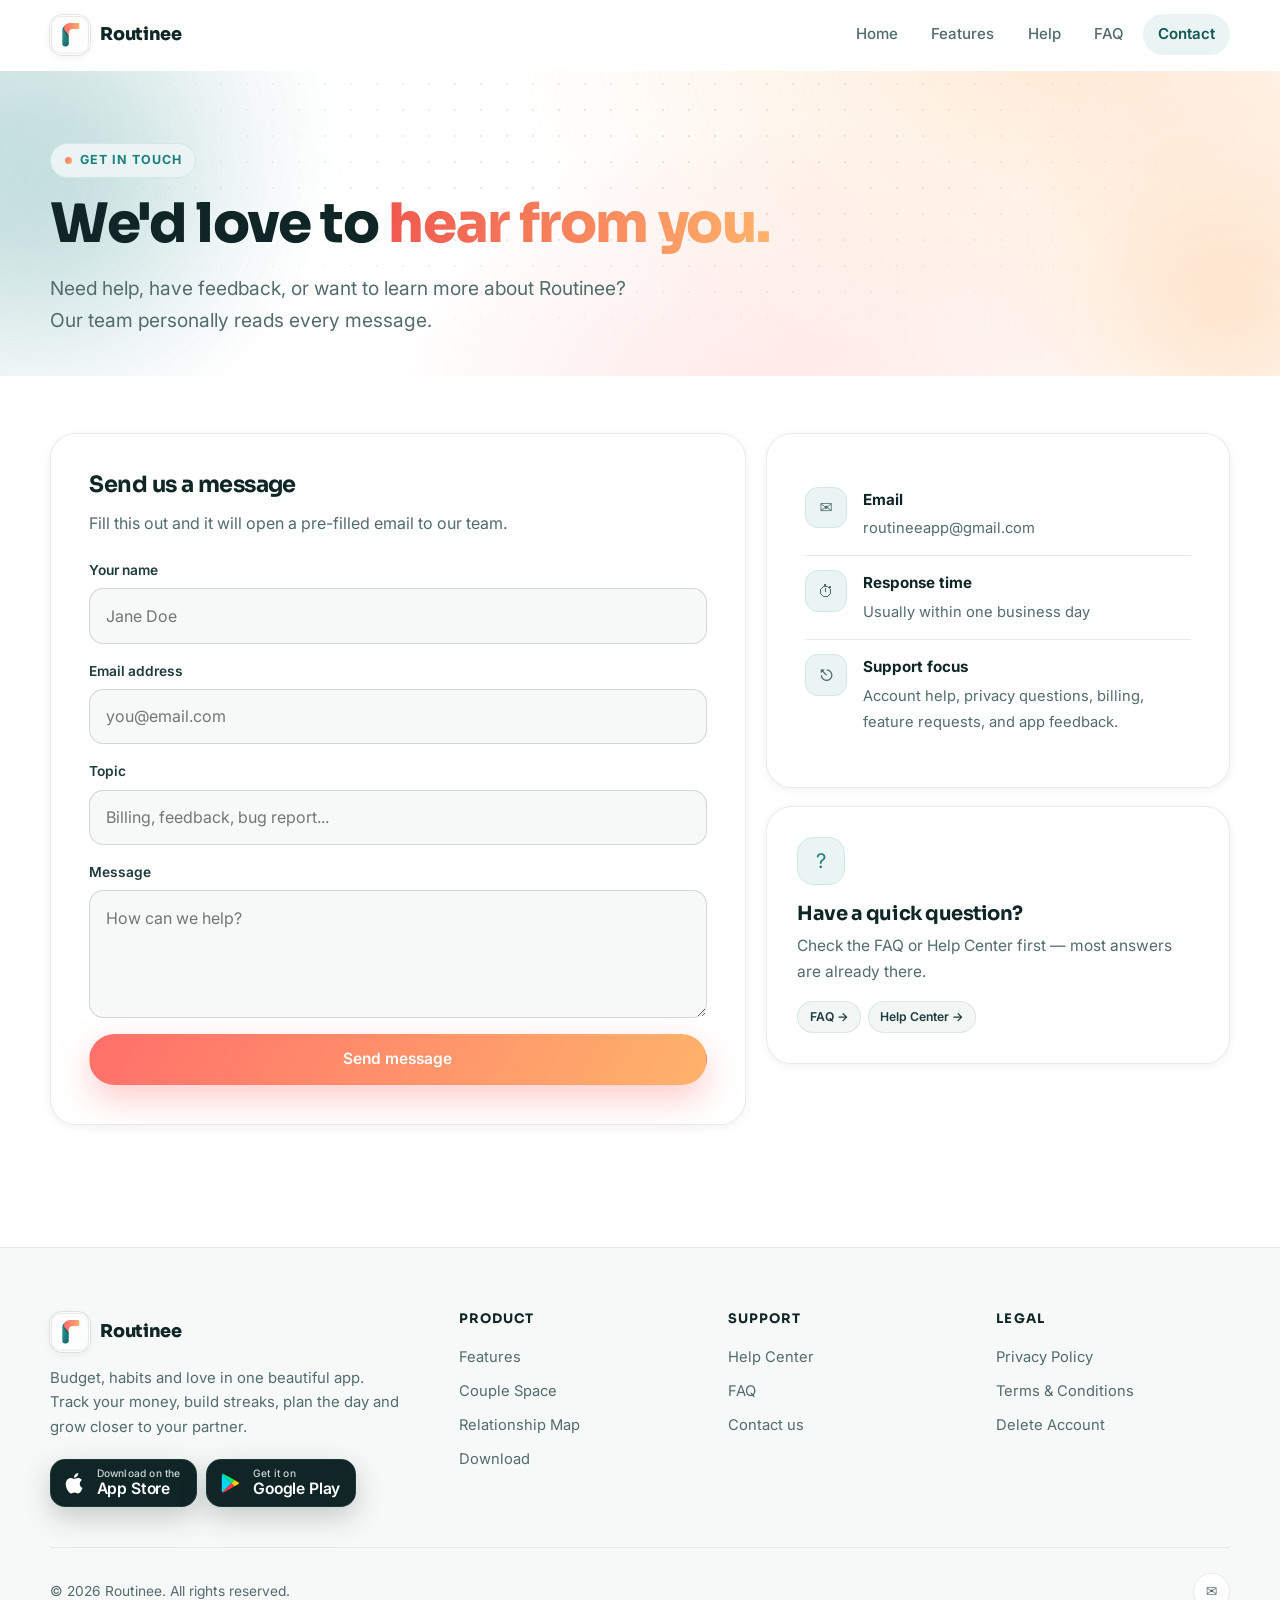
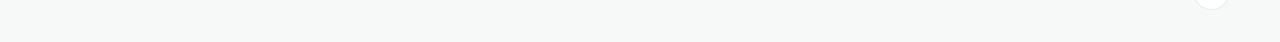
<file: contact.html>
<!DOCTYPE html>
<html lang="en">
  <head>
    <meta charset="UTF-8" />
    <meta name="viewport" content="width=device-width, initial-scale=1.0" />
    <meta name="description" content="Contact the Routinee team for support, feedback, or feature requests." />
    <title>Routinee — Contact</title>
    <meta name="theme-color" content="#1b7f7e" />
    <link rel="icon" type="image/png" href="favicon.png" />
    <link rel="apple-touch-icon" href="apple-touch-icon.png" />
    <link rel="preconnect" href="https://fonts.googleapis.com" />
    <link rel="preconnect" href="https://fonts.gstatic.com" crossorigin />
    <link href="https://fonts.googleapis.com/css2?family=Inter:wght@400;500;600;700;800&family=Sora:wght@600;700;800&display=swap" rel="stylesheet" />
    <link rel="stylesheet" href="style.css" />
  </head>
  <body>
    <div class="scroll-progress"></div>

    <header class="site-header">
      <div class="container nav">
        <a class="brand" href="index.html"><span class="brand-mark"><img src="logo.png" alt="Routinee logo" width="40" height="40" /></span><span>Routinee</span></a>
        <nav class="nav-links">
          <a href="index.html">Home</a>
          <a href="features.html">Features</a>
          <a href="help.html">Help</a>
          <a href="faq.html">FAQ</a>
          <a href="contact.html">Contact</a>
        </nav>
        <button class="menu-toggle" aria-label="Toggle menu" aria-expanded="false"><span></span></button>
      </div>
    </header>

    <main class="page-shell">
      <section class="page-hero">
        <div class="hero-bg"></div>
        <span class="hero-orb o1"></span>
        <span class="hero-orb o2"></span>
        <div class="dot-grid"></div>
        <div class="container">
          <div class="hero-copy reveal">
            <span class="eyebrow">Get in touch</span>
            <h1>We'd love to <span class="gradient-text">hear from you.</span></h1>
            <p class="lede">Need help, have feedback, or want to learn more about Routinee? Our team personally reads every message.</p>
          </div>
        </div>
      </section>

      <section class="section section-tight">
        <div class="container">
          <div class="contact-grid">
            <div class="legal-card reveal">
              <h3>Send us a message</h3>
              <p style="color:var(--muted); margin:0 0 1.4rem;">Fill this out and it will open a pre-filled email to our team.</p>
              <form id="contactForm" action="mailto:routineeapp@gmail.com" method="post" enctype="text/plain">
                <div class="form-field">
                  <label for="name">Your name</label>
                  <input id="name" name="name" type="text" placeholder="Jane Doe" required />
                </div>
                <div class="form-field">
                  <label for="email">Email address</label>
                  <input id="email" name="email" type="email" placeholder="you@email.com" required />
                </div>
                <div class="form-field">
                  <label for="topic">Topic</label>
                  <input id="topic" name="topic" type="text" placeholder="Billing, feedback, bug report..." />
                </div>
                <div class="form-field">
                  <label for="message">Message</label>
                  <textarea id="message" name="message" placeholder="How can we help?" required></textarea>
                </div>
                <button class="btn btn-primary btn-block" type="submit">Send message</button>
              </form>
            </div>

            <div class="reveal" style="--delay:80ms; display:grid; gap:1.1rem; align-content:start;">
              <div class="contact-card">
                <div class="contact-item">
                  <span class="icon-bubble">✉</span>
                  <div>
                    <strong>Email</strong>
                    <a href="mailto:routineeapp@gmail.com">routineeapp@gmail.com</a>
                  </div>
                </div>
                <div class="contact-item">
                  <span class="icon-bubble">⏱</span>
                  <div>
                    <strong>Response time</strong>
                    <span>Usually within one business day</span>
                  </div>
                </div>
                <div class="contact-item">
                  <span class="icon-bubble">⎋</span>
                  <div>
                    <strong>Support focus</strong>
                    <span>Account help, privacy questions, billing, feature requests, and app feedback.</span>
                  </div>
                </div>
              </div>
              <div class="card">
                <div class="icon-bubble">?</div>
                <h3>Have a quick question?</h3>
                <p>Check the FAQ or Help Center first — most answers are already there.</p>
                <div class="tag-row">
                  <a class="tag" href="faq.html">FAQ →</a>
                  <a class="tag" href="help.html">Help Center →</a>
                </div>
              </div>
            </div>
          </div>
        </div>
      </section>
    </main>

    <footer class="footer">
      <div class="container">
        <div class="footer-top">
          <div class="footer-brand">
            <a class="brand" href="index.html"><span class="brand-mark"><img src="logo.png" alt="Routinee logo" width="40" height="40" /></span><span>Routinee</span></a>
            <p>Budget, habits and love in one beautiful app. Track your money, build streaks, plan the day and grow closer to your partner.</p>
            <div class="store-badges">
              <a class="store-badge" href="https://apps.apple.com/in/app/routinee-budget-habits-love/id6797575745" target="_blank" rel="noopener">
                <svg viewBox="0 0 24 24" aria-hidden="true"><path fill="currentColor" d="M16.365 1.43c0 1.14-.493 2.27-1.177 3.08-.744.9-1.99 1.57-2.987 1.57-.12 0-.23-.02-.3-.03-.01-.06-.04-.22-.04-.39 0-1.15.572-2.27 1.206-2.98.804-.94 2.142-1.64 3.248-1.68.03.13.05.28.05.43zm4.565 15.71c-.03.07-.463 1.58-1.518 3.12-.945 1.34-1.94 2.71-3.43 2.71-1.517 0-1.9-.88-3.63-.88-1.698 0-2.302.91-3.67.91-1.377 0-2.332-1.26-3.428-2.8-1.287-1.82-2.323-4.63-2.323-7.28 0-4.28 2.797-6.55 5.552-6.55 1.448 0 2.675.95 3.6.95.865 0 2.222-1.01 3.902-1.01.613 0 2.886.06 4.374 2.19-.13.09-2.383 1.37-2.383 4.19 0 3.26 2.854 4.42 2.955 4.45z"/></svg>
                <div><small>Download on the</small><strong>App Store</strong></div>
              </a>
              <a class="store-badge" href="https://play.google.com/store/apps/details?id=com.routinee.app" target="_blank" rel="noopener">
                <svg viewBox="0 0 24 24" aria-hidden="true"><path fill="#00D7FE" d="M3.6 2.3 13.3 12 3.6 21.7c-.4-.3-.6-.8-.6-1.4V3.7c0-.6.2-1.1.6-1.4z"/><path fill="#FFCE00" d="m16.6 15.3-3.3-3.3 3.3-3.3 4 2.3c1.1.6 1.1 1.4 0 2z"/><path fill="#FF3A44" d="M16.6 15.3 13.3 12 3.6 21.7c.5.4 1.1.4 1.8 0z"/><path fill="#00F076" d="M16.6 8.7 5.4 2.3c-.7-.4-1.3-.4-1.8 0L13.3 12z"/></svg>
                <div><small>Get it on</small><strong>Google Play</strong></div>
              </a>
            </div>
          </div>
          <div class="footer-col">
            <h4>Product</h4>
            <a href="features.html">Features</a>
            <a href="features.html#couple">Couple Space</a>
            <a href="features.html#map">Relationship Map</a>
            <a href="index.html#download">Download</a>
          </div>
          <div class="footer-col">
            <h4>Support</h4>
            <a href="help.html">Help Center</a>
            <a href="faq.html">FAQ</a>
            <a href="contact.html">Contact us</a>
          </div>
          <div class="footer-col">
            <h4>Legal</h4>
            <a href="privacy.html">Privacy Policy</a>
            <a href="terms.html">Terms & Conditions</a>
            <a href="delete-account.html">Delete Account</a>
          </div>
        </div>
        <div class="footer-bottom">
          <div>© 2026 Routinee. All rights reserved.</div>
          <div class="footer-social"><a href="mailto:routineeapp@gmail.com" aria-label="Email">✉</a></div>
        </div>
      </div>
    </footer>

    <script src="script.js"></script>
  </body>
</html>
</file>
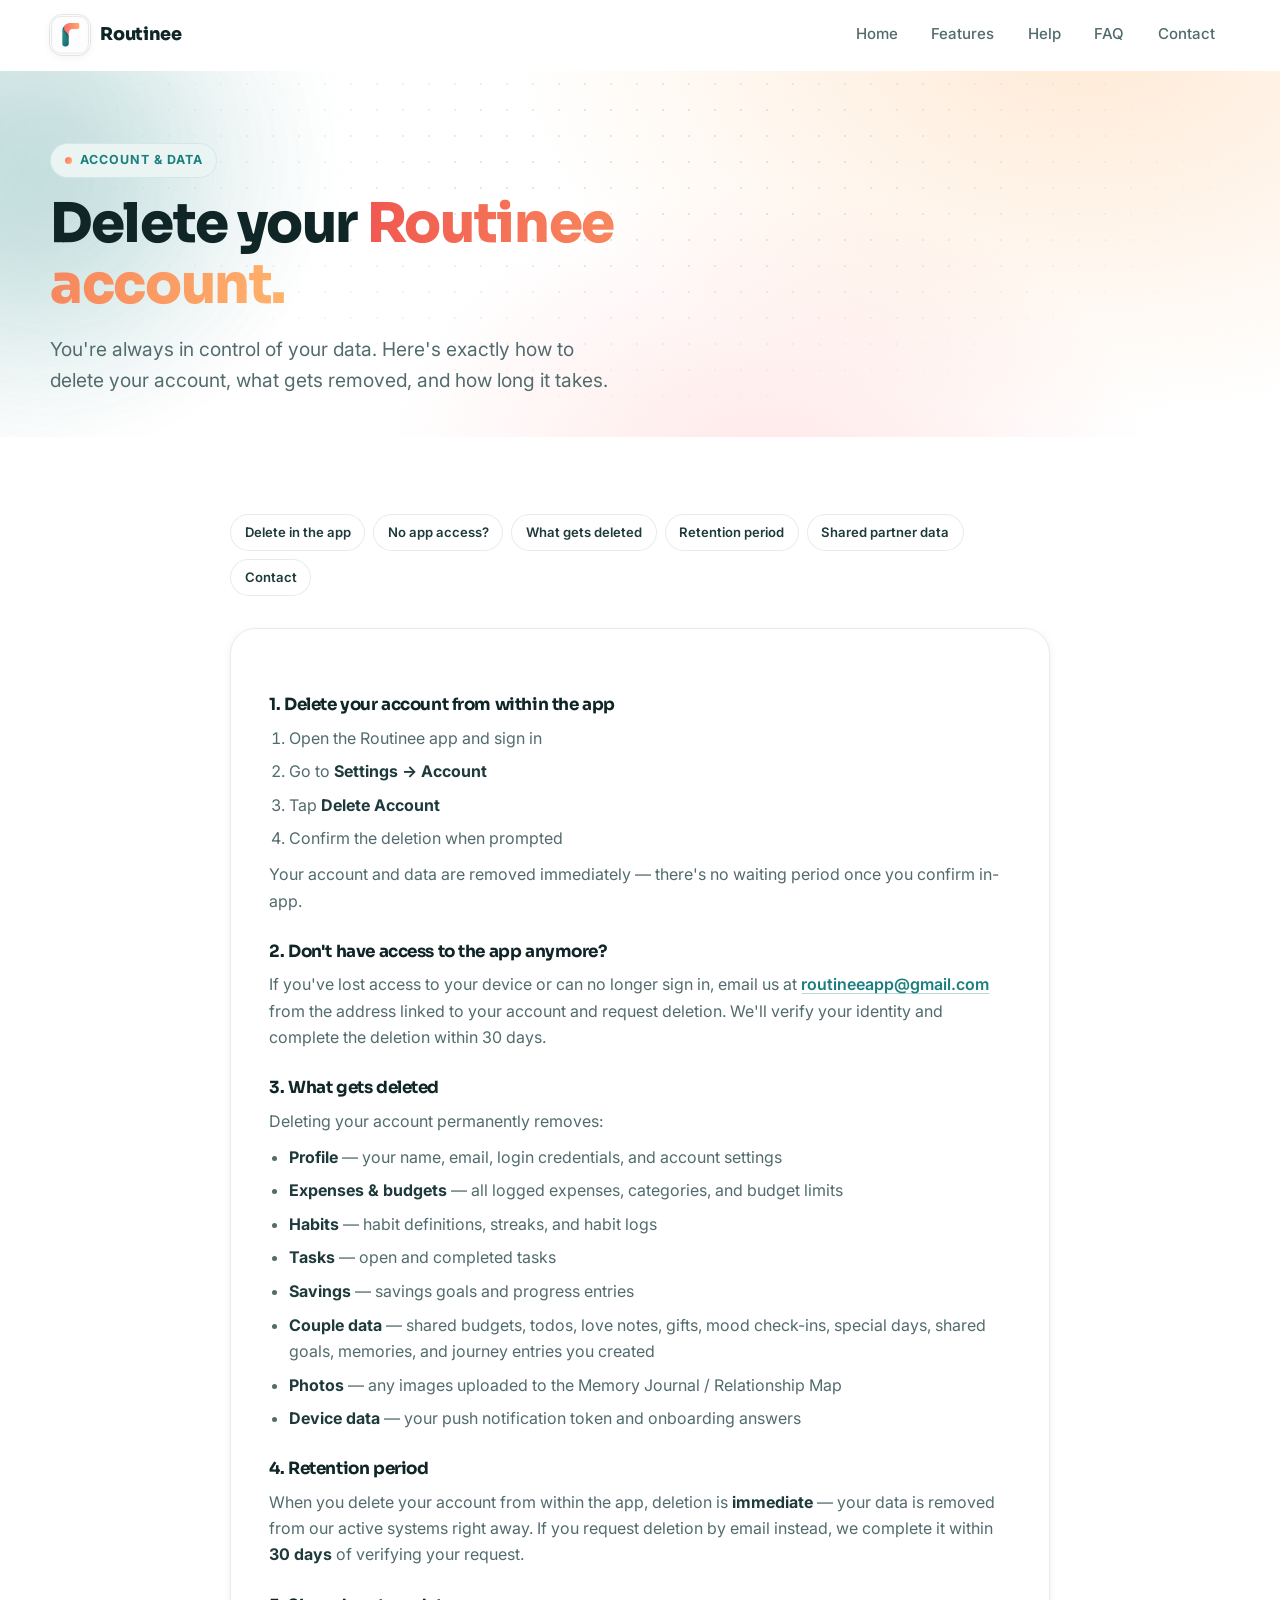
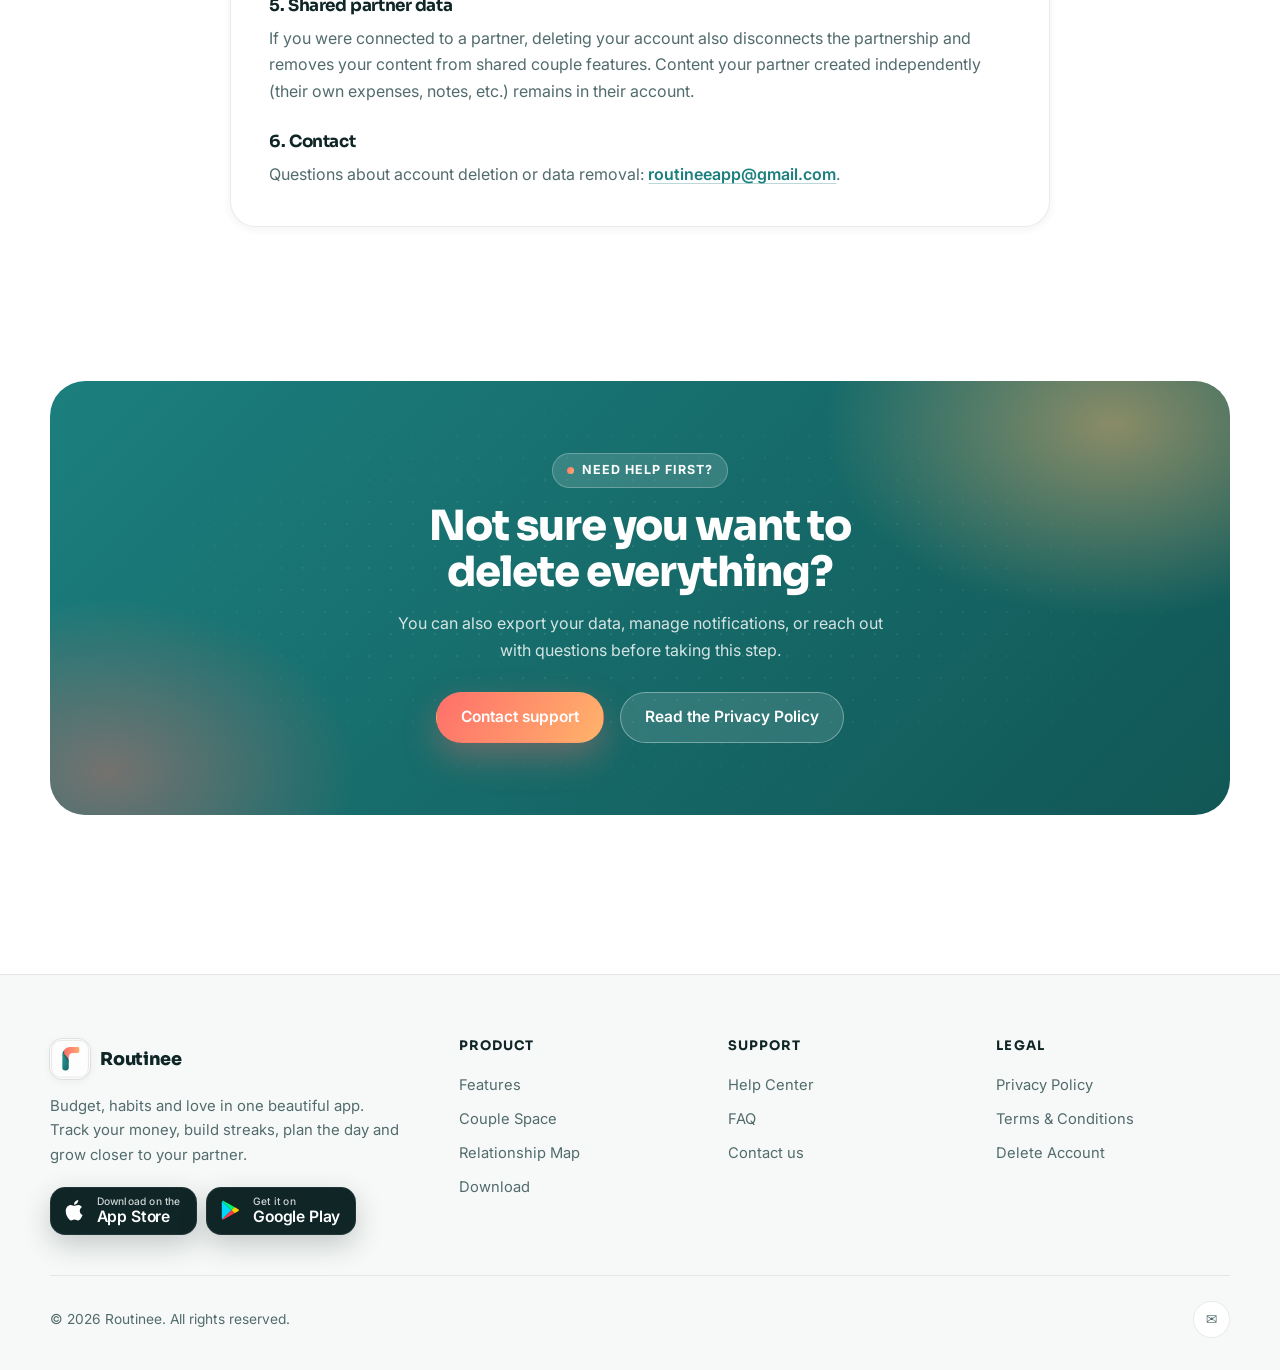
<file: delete-account.html>
<!DOCTYPE html>
<html lang="en">
  <head>
    <meta charset="UTF-8" />
    <meta name="viewport" content="width=device-width, initial-scale=1.0" />
    <meta name="description" content="How to delete your Routinee account and what data is removed." />
    <title>Routinee — Delete Your Account</title>
    <meta name="theme-color" content="#1b7f7e" />
    <link rel="icon" type="image/png" href="favicon.png" />
    <link rel="apple-touch-icon" href="apple-touch-icon.png" />
    <link rel="preconnect" href="https://fonts.googleapis.com" />
    <link rel="preconnect" href="https://fonts.gstatic.com" crossorigin />
    <link href="https://fonts.googleapis.com/css2?family=Inter:wght@400;500;600;700;800&family=Sora:wght@600;700;800&display=swap" rel="stylesheet" />
    <link rel="stylesheet" href="style.css" />
  </head>
  <body>
    <div class="scroll-progress"></div>

    <header class="site-header">
      <div class="container nav">
        <a class="brand" href="index.html"><span class="brand-mark"><img src="logo.png" alt="Routinee logo" width="40" height="40" /></span><span>Routinee</span></a>
        <nav class="nav-links">
          <a href="index.html">Home</a>
          <a href="features.html">Features</a>
          <a href="help.html">Help</a>
          <a href="faq.html">FAQ</a>
          <a href="contact.html">Contact</a>
        </nav>
        <button class="menu-toggle" aria-label="Toggle menu" aria-expanded="false"><span></span></button>
      </div>
    </header>

    <main class="page-shell">
      <section class="page-hero">
        <div class="hero-bg"></div>
        <span class="hero-orb o1"></span>
        <div class="dot-grid"></div>
        <div class="container">
          <div class="hero-copy reveal">
            <span class="eyebrow">Account & data</span>
            <h1>Delete your <span class="gradient-text">Routinee account.</span></h1>
            <p class="lede">You're always in control of your data. Here's exactly how to delete your account, what gets removed, and how long it takes.</p>
          </div>
        </div>
      </section>

      <section class="section section-tight">
        <div class="container-narrow">
          <div class="legal-toc reveal">
            <a href="#in-app">Delete in the app</a>
            <a href="#no-app">No app access?</a>
            <a href="#what-gets-deleted">What gets deleted</a>
            <a href="#retention">Retention period</a>
            <a href="#partner-data">Shared partner data</a>
            <a href="#contact">Contact</a>
          </div>

          <article class="legal-card reveal">
            <h4 id="in-app">1. Delete your account from within the app</h4>
            <ol>
              <li>Open the Routinee app and sign in</li>
              <li>Go to <strong>Settings → Account</strong></li>
              <li>Tap <strong>Delete Account</strong></li>
              <li>Confirm the deletion when prompted</li>
            </ol>
            <p>Your account and data are removed immediately — there's no waiting period once you confirm in-app.</p>

            <h4 id="no-app">2. Don't have access to the app anymore?</h4>
            <p>If you've lost access to your device or can no longer sign in, email us at <a href="mailto:routineeapp@gmail.com">routineeapp@gmail.com</a> from the address linked to your account and request deletion. We'll verify your identity and complete the deletion within 30 days.</p>

            <h4 id="what-gets-deleted">3. What gets deleted</h4>
            <p>Deleting your account permanently removes:</p>
            <ul>
              <li><strong>Profile</strong> — your name, email, login credentials, and account settings</li>
              <li><strong>Expenses & budgets</strong> — all logged expenses, categories, and budget limits</li>
              <li><strong>Habits</strong> — habit definitions, streaks, and habit logs</li>
              <li><strong>Tasks</strong> — open and completed tasks</li>
              <li><strong>Savings</strong> — savings goals and progress entries</li>
              <li><strong>Couple data</strong> — shared budgets, todos, love notes, gifts, mood check-ins, special days, shared goals, memories, and journey entries you created</li>
              <li><strong>Photos</strong> — any images uploaded to the Memory Journal / Relationship Map</li>
              <li><strong>Device data</strong> — your push notification token and onboarding answers</li>
            </ul>

            <h4 id="retention">4. Retention period</h4>
            <p>When you delete your account from within the app, deletion is <strong>immediate</strong> — your data is removed from our active systems right away. If you request deletion by email instead, we complete it within <strong>30 days</strong> of verifying your request.</p>

            <h4 id="partner-data">5. Shared partner data</h4>
            <p>If you were connected to a partner, deleting your account also disconnects the partnership and removes your content from shared couple features. Content your partner created independently (their own expenses, notes, etc.) remains in their account.</p>

            <h4 id="contact">6. Contact</h4>
            <p>Questions about account deletion or data removal: <a href="mailto:routineeapp@gmail.com">routineeapp@gmail.com</a>.</p>
          </article>
        </div>
      </section>

      <section class="section">
        <div class="container">
          <div class="cta-banner reveal">
            <span class="eyebrow">Need help first?</span>
            <h2 style="margin-top:0.9rem;">Not sure you want to delete everything?</h2>
            <p>You can also export your data, manage notifications, or reach out with questions before taking this step.</p>
            <div class="hero-actions">
              <a class="btn btn-primary" href="contact.html">Contact support</a>
              <a class="btn btn-secondary" href="privacy.html">Read the Privacy Policy</a>
            </div>
          </div>
        </div>
      </section>
    </main>

    <footer class="footer">
      <div class="container">
        <div class="footer-top">
          <div class="footer-brand">
            <a class="brand" href="index.html"><span class="brand-mark"><img src="logo.png" alt="Routinee logo" width="40" height="40" /></span><span>Routinee</span></a>
            <p>Budget, habits and love in one beautiful app. Track your money, build streaks, plan the day and grow closer to your partner.</p>
            <div class="store-badges">
              <a class="store-badge" href="https://apps.apple.com/in/app/routinee-budget-habits-love/id6797575745" target="_blank" rel="noopener">
                <svg viewBox="0 0 24 24" aria-hidden="true"><path fill="currentColor" d="M16.365 1.43c0 1.14-.493 2.27-1.177 3.08-.744.9-1.99 1.57-2.987 1.57-.12 0-.23-.02-.3-.03-.01-.06-.04-.22-.04-.39 0-1.15.572-2.27 1.206-2.98.804-.94 2.142-1.64 3.248-1.68.03.13.05.28.05.43zm4.565 15.71c-.03.07-.463 1.58-1.518 3.12-.945 1.34-1.94 2.71-3.43 2.71-1.517 0-1.9-.88-3.63-.88-1.698 0-2.302.91-3.67.91-1.377 0-2.332-1.26-3.428-2.8-1.287-1.82-2.323-4.63-2.323-7.28 0-4.28 2.797-6.55 5.552-6.55 1.448 0 2.675.95 3.6.95.865 0 2.222-1.01 3.902-1.01.613 0 2.886.06 4.374 2.19-.13.09-2.383 1.37-2.383 4.19 0 3.26 2.854 4.42 2.955 4.45z"/></svg>
                <div><small>Download on the</small><strong>App Store</strong></div>
              </a>
              <a class="store-badge" href="https://play.google.com/store/apps/details?id=com.routinee.app" target="_blank" rel="noopener">
                <svg viewBox="0 0 24 24" aria-hidden="true"><path fill="#00D7FE" d="M3.6 2.3 13.3 12 3.6 21.7c-.4-.3-.6-.8-.6-1.4V3.7c0-.6.2-1.1.6-1.4z"/><path fill="#FFCE00" d="m16.6 15.3-3.3-3.3 3.3-3.3 4 2.3c1.1.6 1.1 1.4 0 2z"/><path fill="#FF3A44" d="M16.6 15.3 13.3 12 3.6 21.7c.5.4 1.1.4 1.8 0z"/><path fill="#00F076" d="M16.6 8.7 5.4 2.3c-.7-.4-1.3-.4-1.8 0L13.3 12z"/></svg>
                <div><small>Get it on</small><strong>Google Play</strong></div>
              </a>
            </div>
          </div>
          <div class="footer-col">
            <h4>Product</h4>
            <a href="features.html">Features</a>
            <a href="features.html#couple">Couple Space</a>
            <a href="features.html#map">Relationship Map</a>
            <a href="index.html#download">Download</a>
          </div>
          <div class="footer-col">
            <h4>Support</h4>
            <a href="help.html">Help Center</a>
            <a href="faq.html">FAQ</a>
            <a href="contact.html">Contact us</a>
          </div>
          <div class="footer-col">
            <h4>Legal</h4>
            <a href="privacy.html">Privacy Policy</a>
            <a href="terms.html">Terms & Conditions</a>
            <a href="delete-account.html">Delete Account</a>
          </div>
        </div>
        <div class="footer-bottom">
          <div>© 2026 Routinee. All rights reserved.</div>
          <div class="footer-social"><a href="mailto:routineeapp@gmail.com" aria-label="Email">✉</a></div>
        </div>
      </div>
    </footer>

    <script src="script.js"></script>
  </body>
</html>
</file>
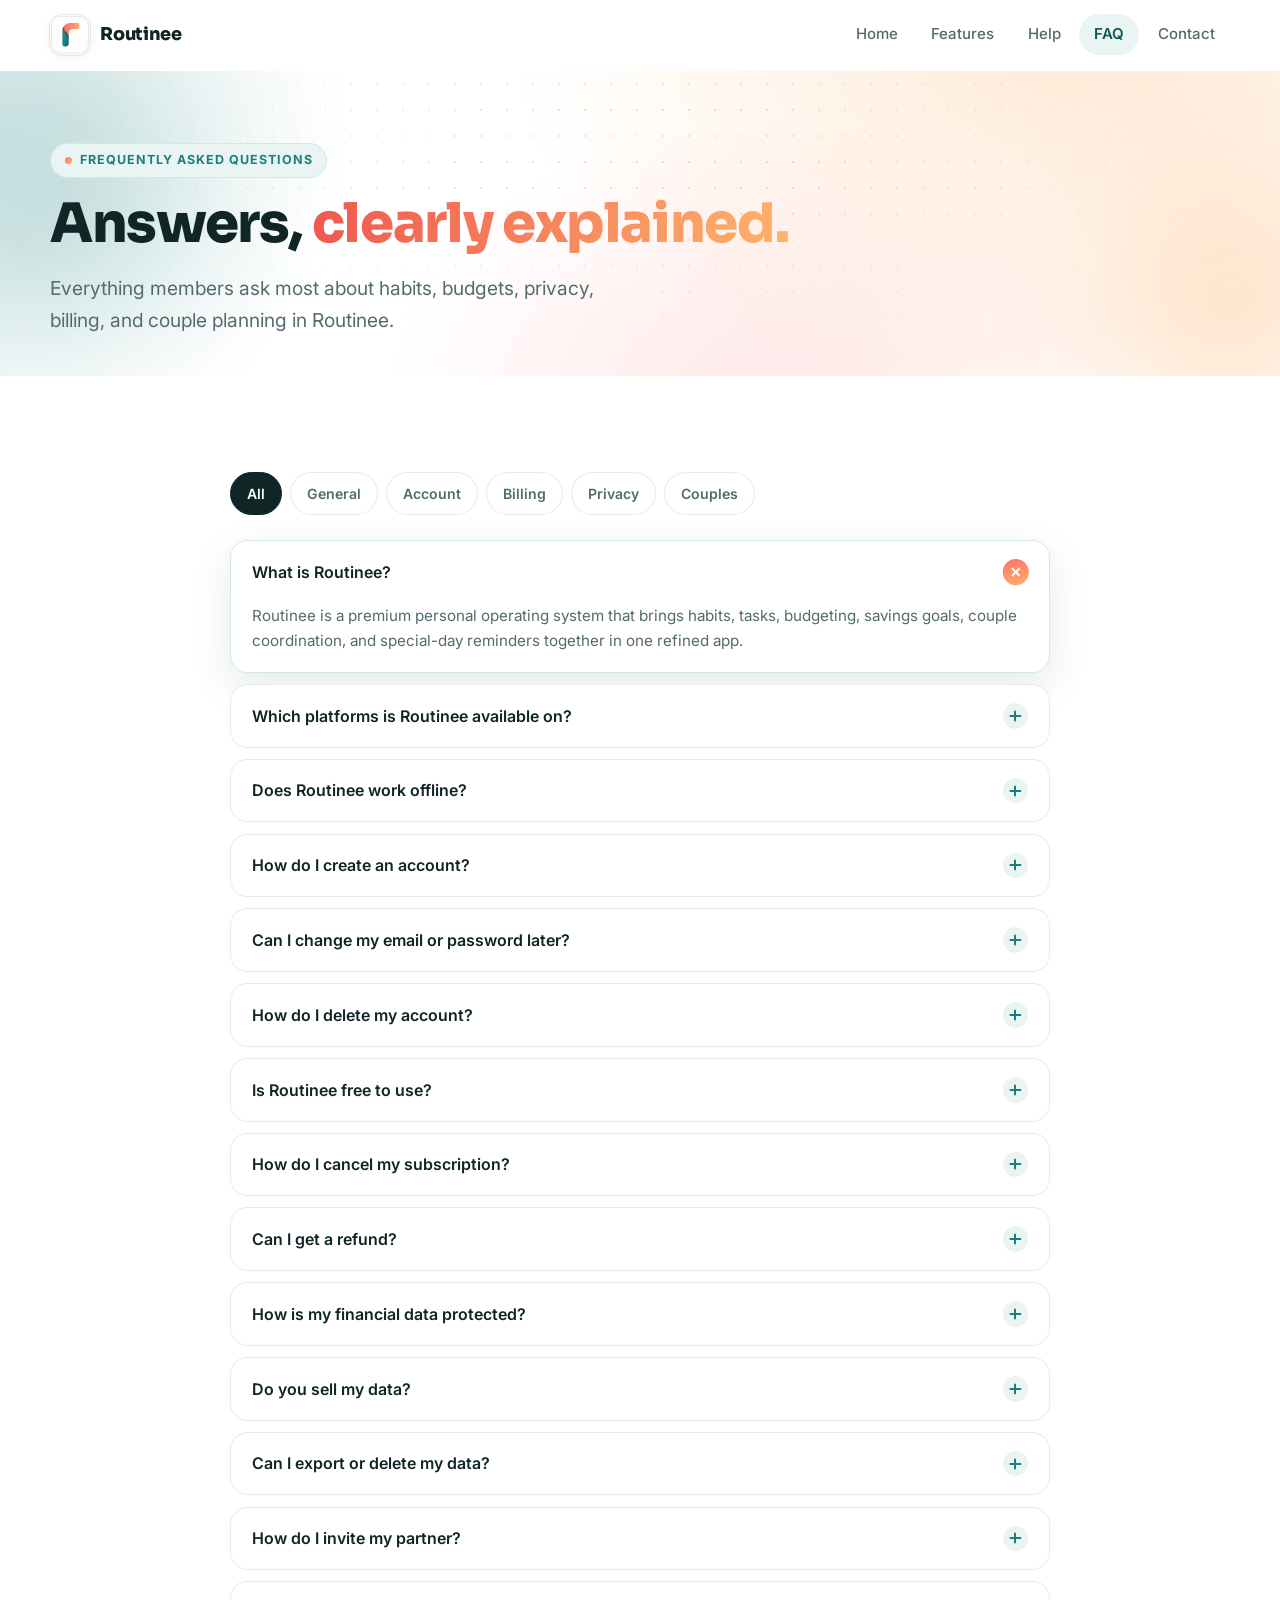
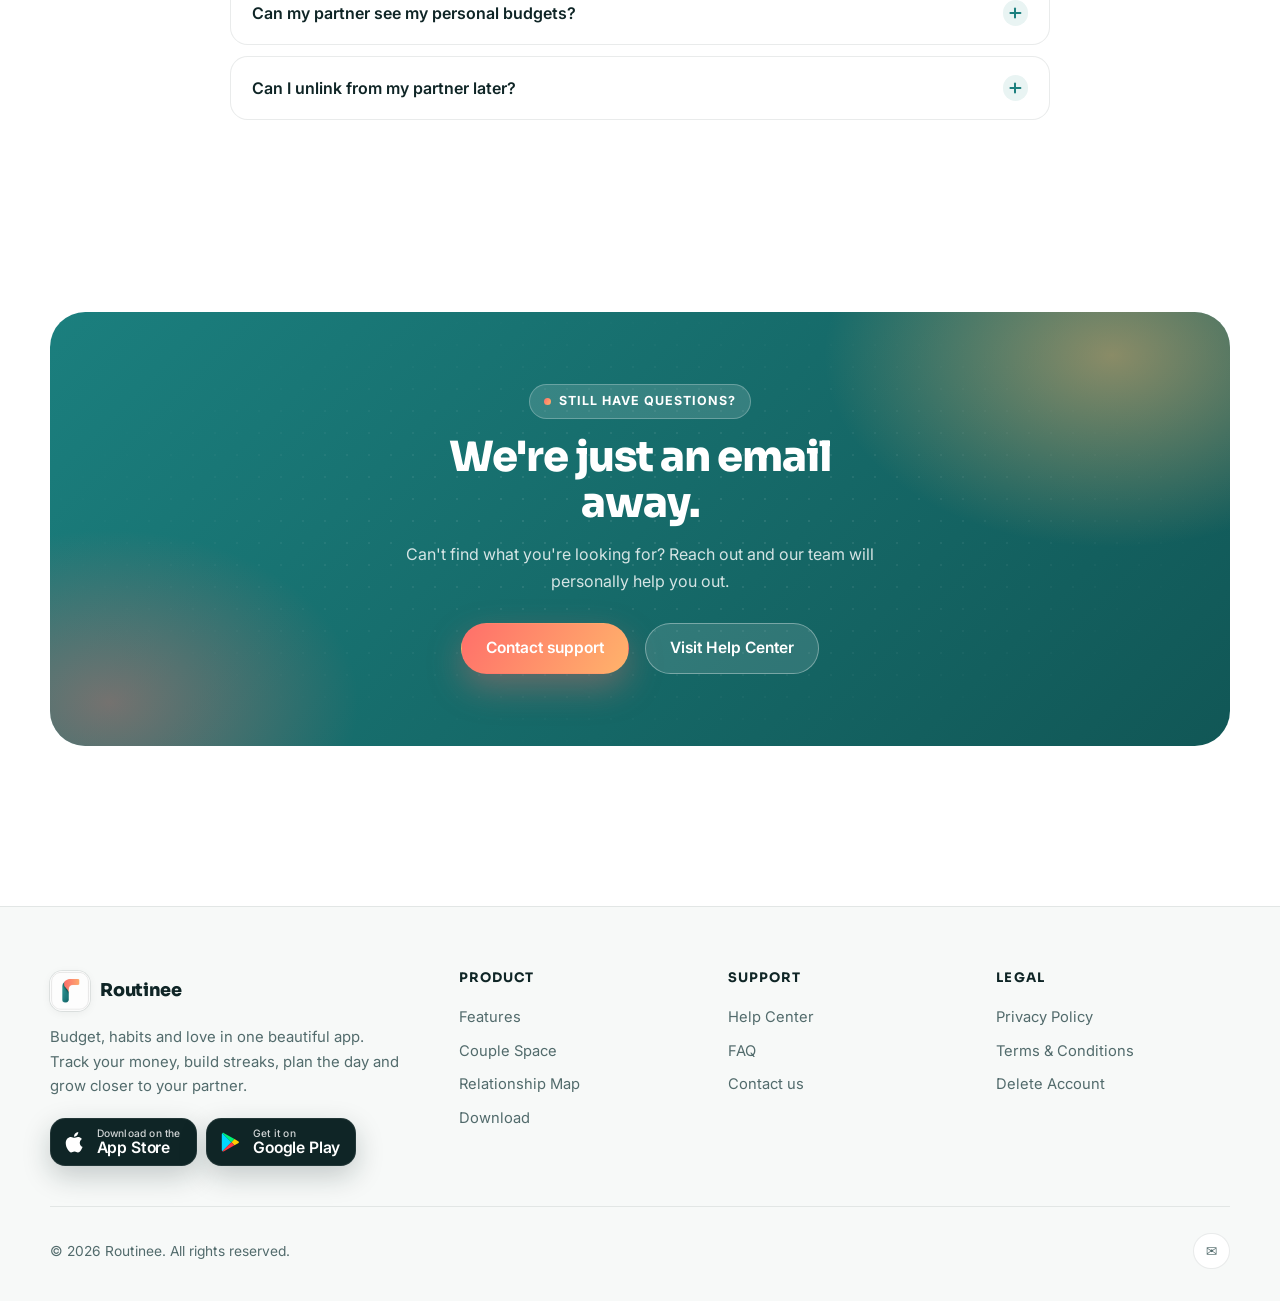
<file: faq.html>
<!DOCTYPE html>
<html lang="en">
  <head>
    <meta charset="UTF-8" />
    <meta name="viewport" content="width=device-width, initial-scale=1.0" />
    <meta name="description" content="Frequently asked questions about Routinee — account, billing, privacy, habits, budgets, and couple planning." />
    <title>Routinee — FAQ</title>
    <meta name="theme-color" content="#1b7f7e" />
    <link rel="icon" type="image/png" href="favicon.png" />
    <link rel="apple-touch-icon" href="apple-touch-icon.png" />
    <link rel="preconnect" href="https://fonts.googleapis.com" />
    <link rel="preconnect" href="https://fonts.gstatic.com" crossorigin />
    <link href="https://fonts.googleapis.com/css2?family=Inter:wght@400;500;600;700;800&family=Sora:wght@600;700;800&display=swap" rel="stylesheet" />
    <link rel="stylesheet" href="style.css" />
  </head>
  <body>
    <div class="scroll-progress"></div>

    <header class="site-header">
      <div class="container nav">
        <a class="brand" href="index.html"><span class="brand-mark"><img src="logo.png" alt="Routinee logo" width="40" height="40" /></span><span>Routinee</span></a>
        <nav class="nav-links">
          <a href="index.html">Home</a>
          <a href="features.html">Features</a>
          <a href="help.html">Help</a>
          <a href="faq.html">FAQ</a>
          <a href="contact.html">Contact</a>
        </nav>
        <button class="menu-toggle" aria-label="Toggle menu" aria-expanded="false"><span></span></button>
      </div>
    </header>

    <main class="page-shell">
      <section class="page-hero">
        <div class="hero-bg"></div>
        <span class="hero-orb o1"></span>
        <span class="hero-orb o2"></span>
        <div class="dot-grid"></div>
        <div class="container">
          <div class="hero-copy reveal">
            <span class="eyebrow">Frequently asked questions</span>
            <h1>Answers, <span class="gradient-text">clearly explained.</span></h1>
            <p class="lede">Everything members ask most about habits, budgets, privacy, billing, and couple planning in Routinee.</p>
          </div>
        </div>
      </section>

      <section class="section">
        <div class="container-narrow">
          <div class="faq-filter reveal">
            <button data-filter="all" class="is-active">All</button>
            <button data-filter="general">General</button>
            <button data-filter="account">Account</button>
            <button data-filter="billing">Billing</button>
            <button data-filter="privacy">Privacy</button>
            <button data-filter="couples">Couples</button>
          </div>

          <div class="accordion reveal">
            <div class="acc-item is-open" data-category="general">
              <button class="acc-head"><span>What is Routinee?</span><span class="acc-plus"></span></button>
              <div class="acc-panel" style="max-height:200px">
                <div class="acc-panel-inner">Routinee is a premium personal operating system that brings habits, tasks, budgeting, savings goals, couple coordination, and special-day reminders together in one refined app.</div>
              </div>
            </div>
            <div class="acc-item" data-category="general">
              <button class="acc-head"><span>Which platforms is Routinee available on?</span><span class="acc-plus"></span></button>
              <div class="acc-panel">
                <div class="acc-panel-inner">Routinee is available on both iOS and Android. Download it from the <a href="https://apps.apple.com/in/app/routinee-budget-habits-love/id6797575745" target="_blank" rel="noopener">App Store</a> or <a href="https://play.google.com/store/apps/details?id=com.routinee.app" target="_blank" rel="noopener">Google Play</a>.</div>
              </div>
            </div>
            <div class="acc-item" data-category="general">
              <button class="acc-head"><span>Does Routinee work offline?</span><span class="acc-plus"></span></button>
              <div class="acc-panel">
                <div class="acc-panel-inner">Yes — you can log habits, tasks, and expenses offline. Your data syncs securely as soon as you're back online.</div>
              </div>
            </div>

            <div class="acc-item" data-category="account">
              <button class="acc-head"><span>How do I create an account?</span><span class="acc-plus"></span></button>
              <div class="acc-panel">
                <div class="acc-panel-inner">Download Routinee from the App Store or Google Play, open the app, and follow the guided setup to create your account with an email address.</div>
              </div>
            </div>
            <div class="acc-item" data-category="account">
              <button class="acc-head"><span>Can I change my email or password later?</span><span class="acc-plus"></span></button>
              <div class="acc-panel">
                <div class="acc-panel-inner">Yes. Go to Settings → Account, where you can update your email, password, and notification preferences at any time.</div>
              </div>
            </div>
            <div class="acc-item" data-category="account">
              <button class="acc-head"><span>How do I delete my account?</span><span class="acc-plus"></span></button>
              <div class="acc-panel">
                <div class="acc-panel-inner">Go to Settings → Account → Delete Account, or email us at <a href="mailto:routineeapp@gmail.com">routineeapp@gmail.com</a> and we'll remove your data promptly.</div>
              </div>
            </div>

            <div class="acc-item" data-category="billing">
              <button class="acc-head"><span>Is Routinee free to use?</span><span class="acc-plus"></span></button>
              <div class="acc-panel">
                <div class="acc-panel-inner">Routinee offers a generous free tier. Premium features, such as advanced budgeting and unlimited shared plans, are available through an in-app subscription.</div>
              </div>
            </div>
            <div class="acc-item" data-category="billing">
              <button class="acc-head"><span>How do I cancel my subscription?</span><span class="acc-plus"></span></button>
              <div class="acc-panel">
                <div class="acc-panel-inner">Subscriptions are managed through the store you purchased from. On iPhone go to Settings → Apple ID → Subscriptions → Routinee; on Android open the Play Store → Subscriptions → Routinee. Cancel at any time. You'll keep access until the billing period ends.</div>
              </div>
            </div>
            <div class="acc-item" data-category="billing">
              <button class="acc-head"><span>Can I get a refund?</span><span class="acc-plus"></span></button>
              <div class="acc-panel">
                <div class="acc-panel-inner">Refunds follow the App Store or Google Play billing policies. Contact us at <a href="mailto:routineeapp@gmail.com">routineeapp@gmail.com</a> and we'll help however we can.</div>
              </div>
            </div>

            <div class="acc-item" data-category="privacy">
              <button class="acc-head"><span>How is my financial data protected?</span><span class="acc-plus"></span></button>
              <div class="acc-panel">
                <div class="acc-panel-inner">Routinee uses Appwrite Cloud for secure storage, authentication, and account management, with reasonable technical safeguards applied throughout. See our <a href="privacy.html">Privacy Policy</a> for full details.</div>
              </div>
            </div>
            <div class="acc-item" data-category="privacy">
              <button class="acc-head"><span>Do you sell my data?</span><span class="acc-plus"></span></button>
              <div class="acc-panel">
                <div class="acc-panel-inner">No. We do not sell your personal data to third parties for advertising or marketing purposes.</div>
              </div>
            </div>
            <div class="acc-item" data-category="privacy">
              <button class="acc-head"><span>Can I export or delete my data?</span><span class="acc-plus"></span></button>
              <div class="acc-panel">
                <div class="acc-panel-inner">Yes — you can request an export or full deletion of your data at any time by contacting us at <a href="mailto:routineeapp@gmail.com">routineeapp@gmail.com</a>.</div>
              </div>
            </div>

            <div class="acc-item" data-category="couples">
              <button class="acc-head"><span>How do I invite my partner?</span><span class="acc-plus"></span></button>
              <div class="acc-panel">
                <div class="acc-panel-inner">Go to Settings → Couple Planning → Invite Partner, and share the generated invite link. Once accepted, you can create shared budgets and reminders together.</div>
              </div>
            </div>
            <div class="acc-item" data-category="couples">
              <button class="acc-head"><span>Can my partner see my personal budgets?</span><span class="acc-plus"></span></button>
              <div class="acc-panel">
                <div class="acc-panel-inner">No — only items you explicitly mark as shared are visible to your partner. Personal habits, tasks, and budgets stay private by default.</div>
              </div>
            </div>
            <div class="acc-item" data-category="couples">
              <button class="acc-head"><span>Can I unlink from my partner later?</span><span class="acc-plus"></span></button>
              <div class="acc-panel">
                <div class="acc-panel-inner">Yes, at any time from Settings → Couple Planning → Manage Partnership. Shared items can be split or archived when you unlink.</div>
              </div>
            </div>
          </div>
        </div>
      </section>

      <section class="section">
        <div class="container">
          <div class="cta-banner reveal">
            <span class="eyebrow">Still have questions?</span>
            <h2 style="margin-top:0.9rem;">We're just an email away.</h2>
            <p>Can't find what you're looking for? Reach out and our team will personally help you out.</p>
            <div class="hero-actions">
              <a class="btn btn-primary" href="contact.html">Contact support</a>
              <a class="btn btn-secondary" href="help.html">Visit Help Center</a>
            </div>
          </div>
        </div>
      </section>
    </main>

    <footer class="footer">
      <div class="container">
        <div class="footer-top">
          <div class="footer-brand">
            <a class="brand" href="index.html"><span class="brand-mark"><img src="logo.png" alt="Routinee logo" width="40" height="40" /></span><span>Routinee</span></a>
            <p>Budget, habits and love in one beautiful app. Track your money, build streaks, plan the day and grow closer to your partner.</p>
            <div class="store-badges">
              <a class="store-badge" href="https://apps.apple.com/in/app/routinee-budget-habits-love/id6797575745" target="_blank" rel="noopener">
                <svg viewBox="0 0 24 24" aria-hidden="true"><path fill="currentColor" d="M16.365 1.43c0 1.14-.493 2.27-1.177 3.08-.744.9-1.99 1.57-2.987 1.57-.12 0-.23-.02-.3-.03-.01-.06-.04-.22-.04-.39 0-1.15.572-2.27 1.206-2.98.804-.94 2.142-1.64 3.248-1.68.03.13.05.28.05.43zm4.565 15.71c-.03.07-.463 1.58-1.518 3.12-.945 1.34-1.94 2.71-3.43 2.71-1.517 0-1.9-.88-3.63-.88-1.698 0-2.302.91-3.67.91-1.377 0-2.332-1.26-3.428-2.8-1.287-1.82-2.323-4.63-2.323-7.28 0-4.28 2.797-6.55 5.552-6.55 1.448 0 2.675.95 3.6.95.865 0 2.222-1.01 3.902-1.01.613 0 2.886.06 4.374 2.19-.13.09-2.383 1.37-2.383 4.19 0 3.26 2.854 4.42 2.955 4.45z"/></svg>
                <div><small>Download on the</small><strong>App Store</strong></div>
              </a>
              <a class="store-badge" href="https://play.google.com/store/apps/details?id=com.routinee.app" target="_blank" rel="noopener">
                <svg viewBox="0 0 24 24" aria-hidden="true"><path fill="#00D7FE" d="M3.6 2.3 13.3 12 3.6 21.7c-.4-.3-.6-.8-.6-1.4V3.7c0-.6.2-1.1.6-1.4z"/><path fill="#FFCE00" d="m16.6 15.3-3.3-3.3 3.3-3.3 4 2.3c1.1.6 1.1 1.4 0 2z"/><path fill="#FF3A44" d="M16.6 15.3 13.3 12 3.6 21.7c.5.4 1.1.4 1.8 0z"/><path fill="#00F076" d="M16.6 8.7 5.4 2.3c-.7-.4-1.3-.4-1.8 0L13.3 12z"/></svg>
                <div><small>Get it on</small><strong>Google Play</strong></div>
              </a>
            </div>
          </div>
          <div class="footer-col">
            <h4>Product</h4>
            <a href="features.html">Features</a>
            <a href="features.html#couple">Couple Space</a>
            <a href="features.html#map">Relationship Map</a>
            <a href="index.html#download">Download</a>
          </div>
          <div class="footer-col">
            <h4>Support</h4>
            <a href="help.html">Help Center</a>
            <a href="faq.html">FAQ</a>
            <a href="contact.html">Contact us</a>
          </div>
          <div class="footer-col">
            <h4>Legal</h4>
            <a href="privacy.html">Privacy Policy</a>
            <a href="terms.html">Terms & Conditions</a>
            <a href="delete-account.html">Delete Account</a>
          </div>
        </div>
        <div class="footer-bottom">
          <div>© 2026 Routinee. All rights reserved.</div>
          <div class="footer-social"><a href="mailto:routineeapp@gmail.com" aria-label="Email">✉</a></div>
        </div>
      </div>
    </footer>

    <script src="script.js"></script>
  </body>
</html>
</file>
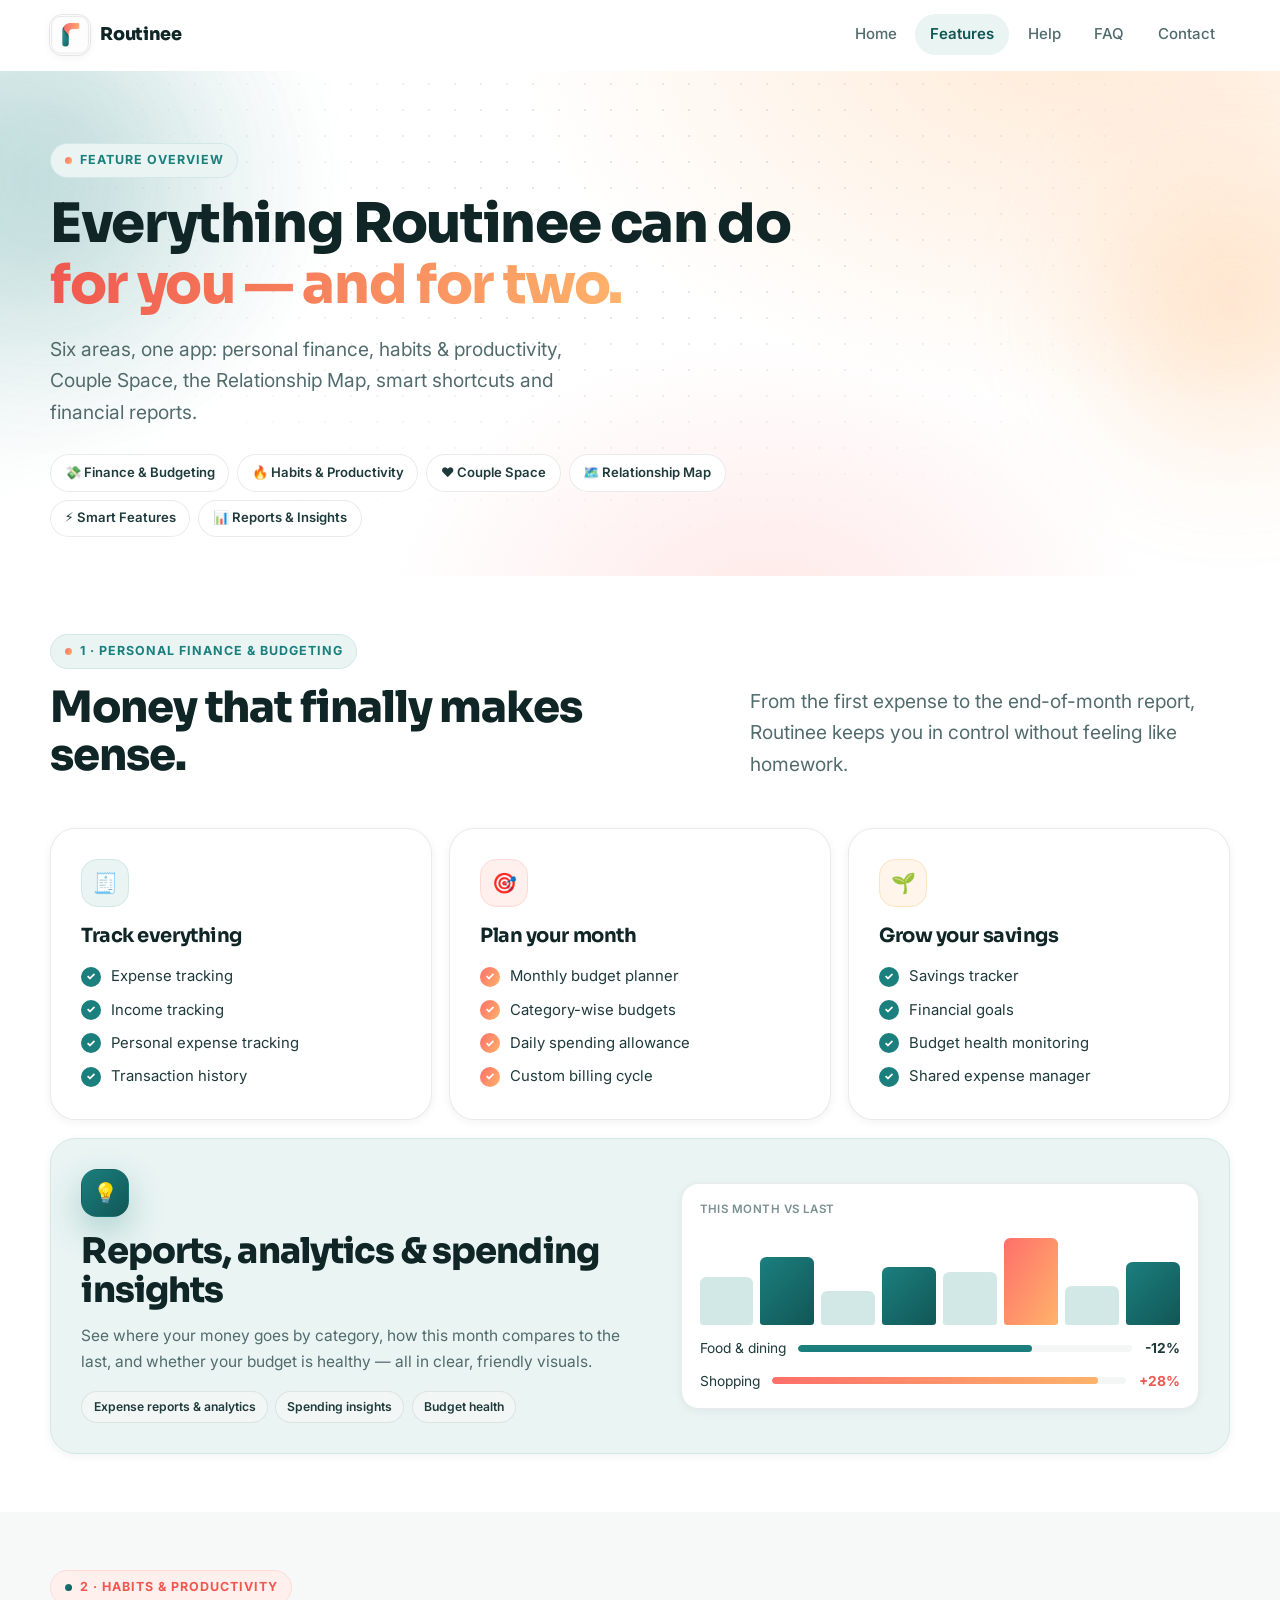
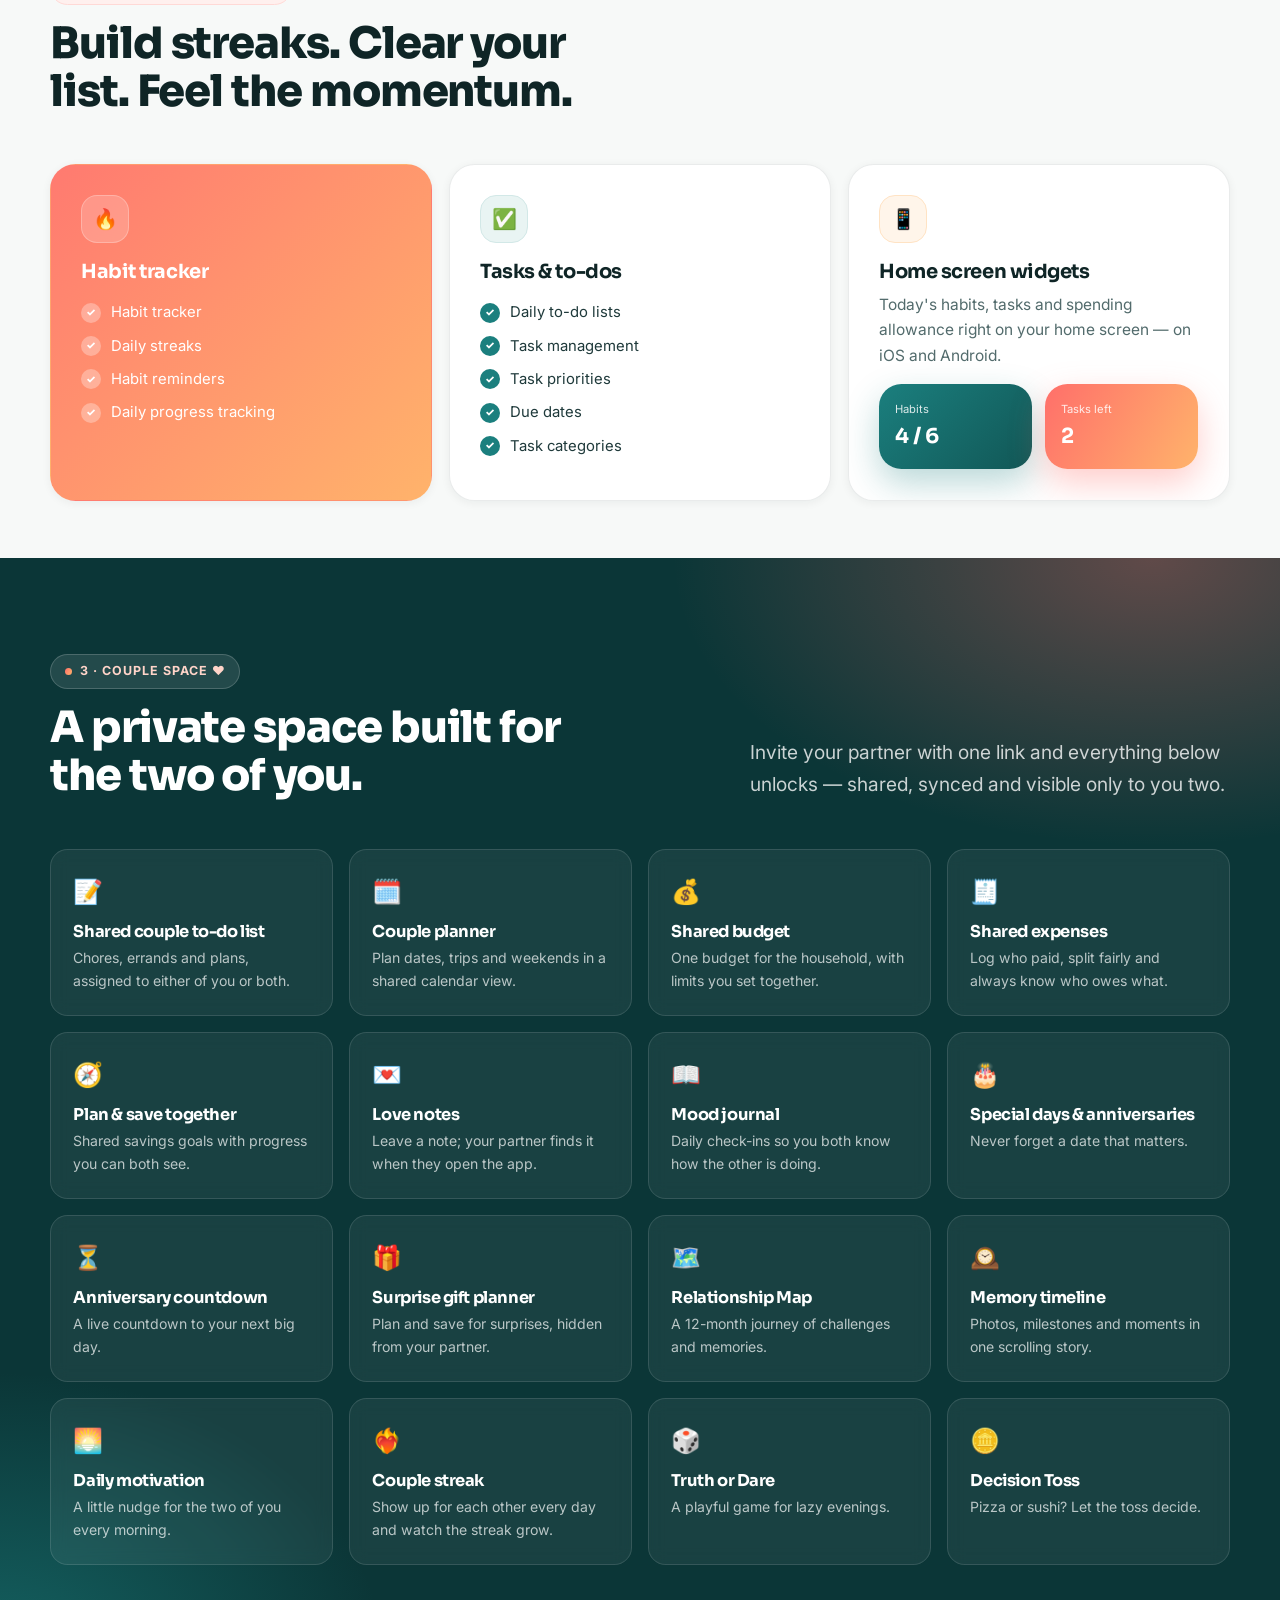
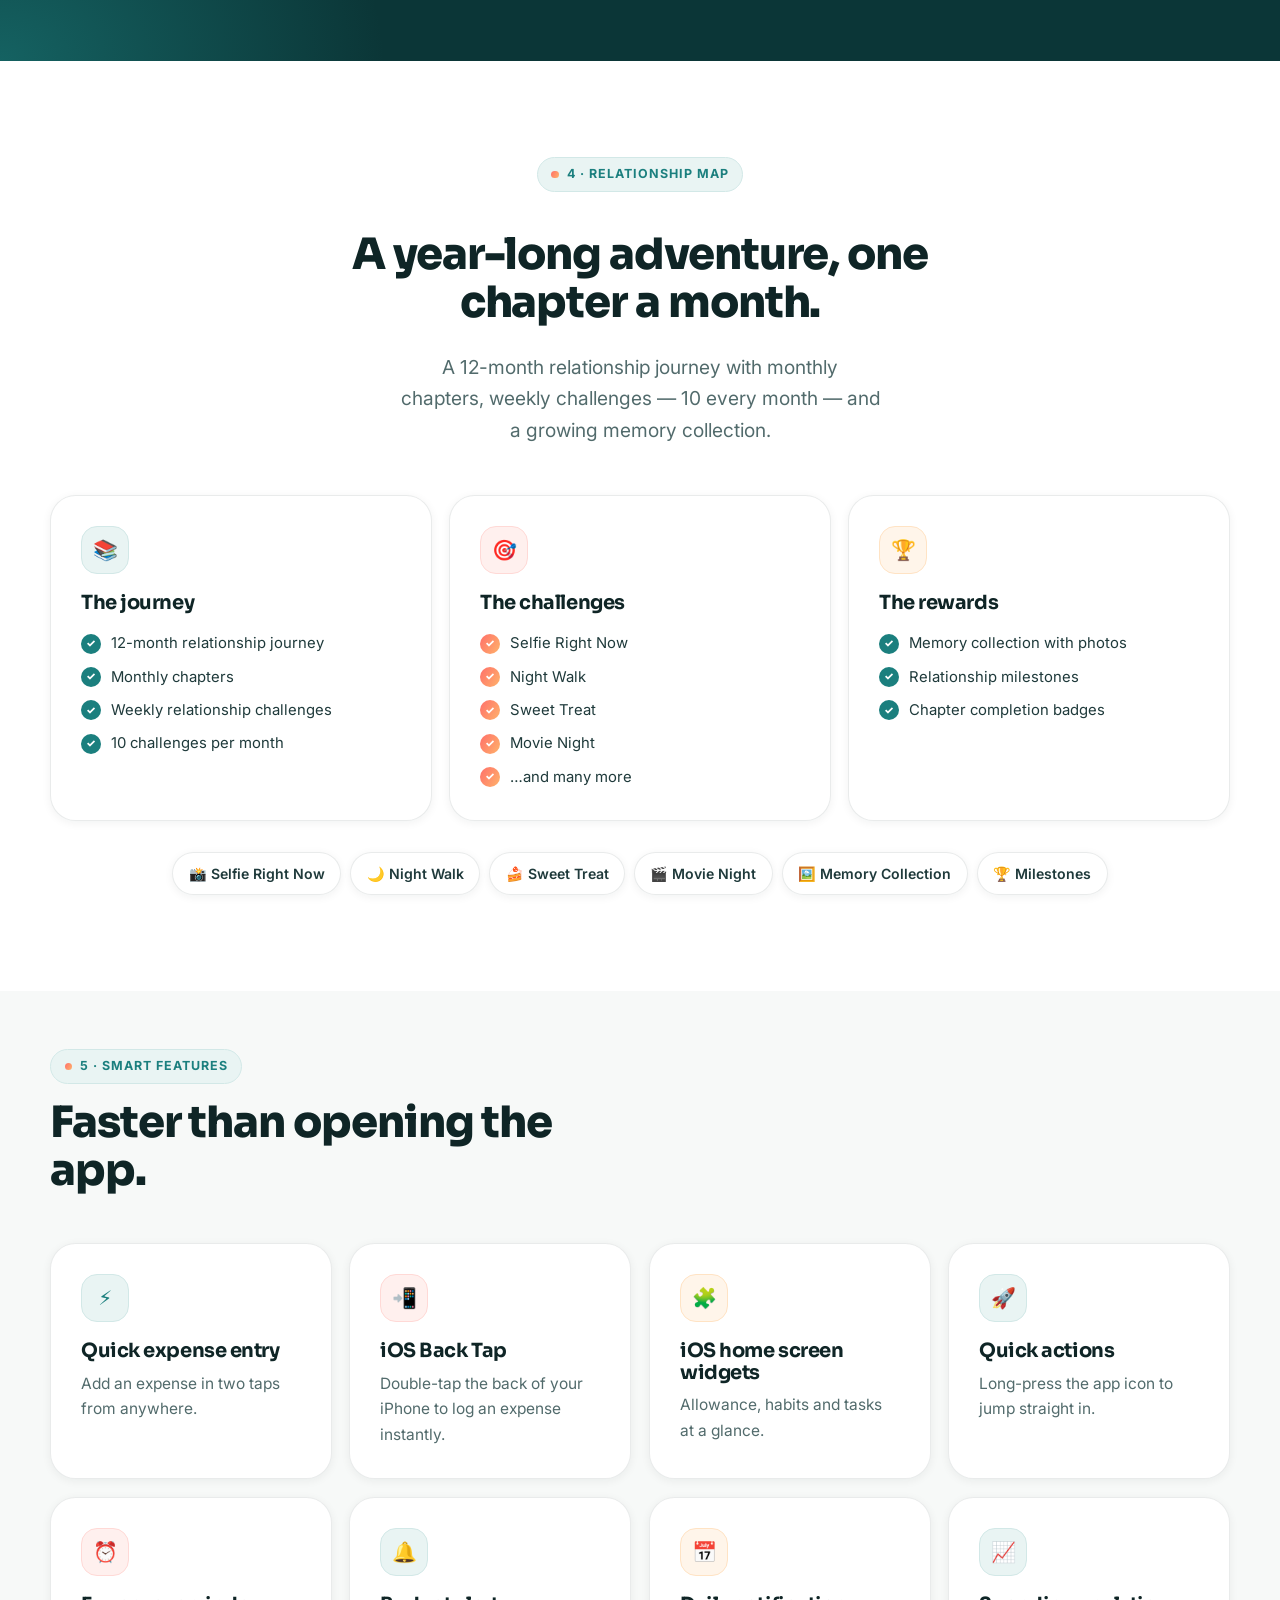
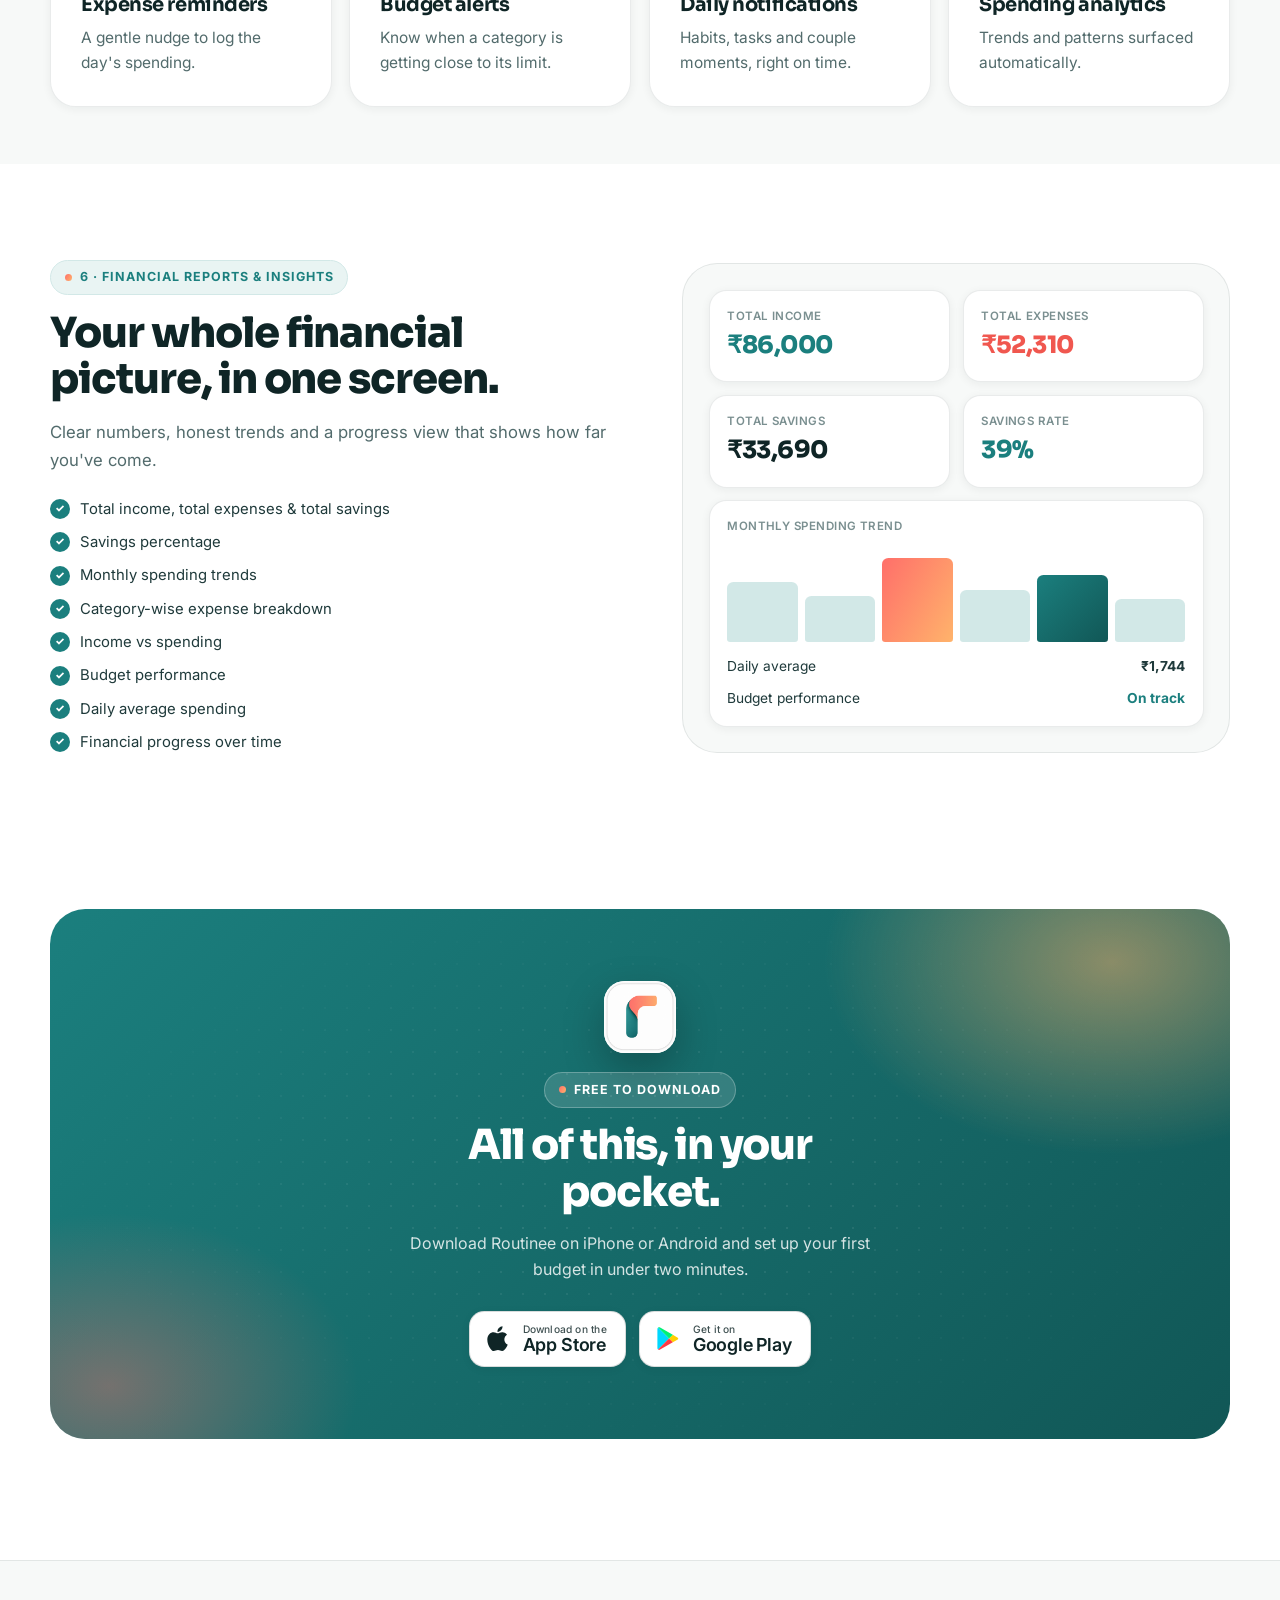
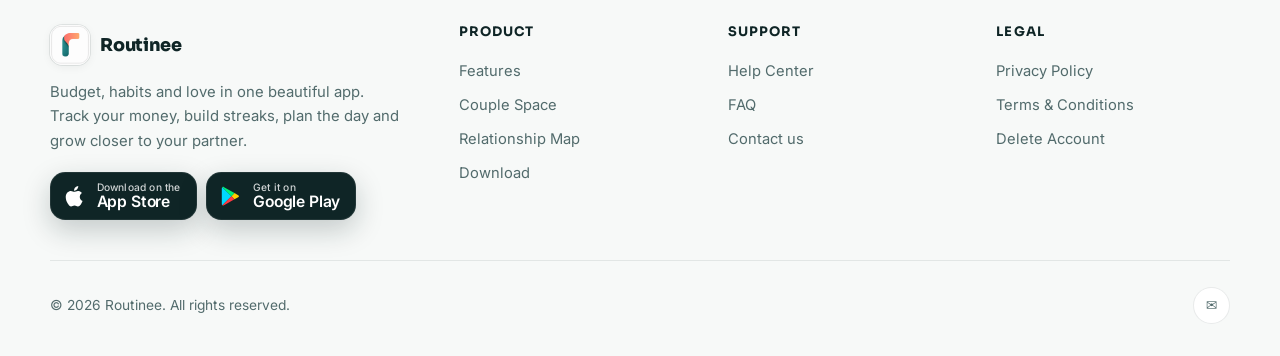
<file: features.html>
<!DOCTYPE html>
<html lang="en">
  <head>
    <meta charset="UTF-8" />
    <meta name="viewport" content="width=device-width, initial-scale=1.0, viewport-fit=cover" />
    <meta name="description" content="Every Routinee feature: expense tracking, budgets, savings, habit streaks, to-dos, Couple Space, Relationship Map, widgets, Back Tap and financial reports." />
    <meta name="theme-color" content="#1b7f7e" />
    <title>Routinee — Features</title>
    <link rel="icon" type="image/png" href="favicon.png" />
    <link rel="apple-touch-icon" href="apple-touch-icon.png" />
    <link rel="preconnect" href="https://fonts.googleapis.com" />
    <link rel="preconnect" href="https://fonts.gstatic.com" crossorigin />
    <link href="https://fonts.googleapis.com/css2?family=Inter:wght@400;500;600;700;800&family=Sora:wght@600;700;800&display=swap" rel="stylesheet" />
    <link rel="stylesheet" href="style.css" />
  </head>
  <body>
    <div class="scroll-progress"></div>

    <header class="site-header">
      <div class="container nav">
        <a class="brand" href="index.html"><span class="brand-mark"><img src="logo.png" alt="Routinee logo" width="40" height="40" /></span><span>Routinee</span></a>
        <nav class="nav-links">
          <a href="index.html">Home</a>
          <a href="features.html">Features</a>
          <a href="help.html">Help</a>
          <a href="faq.html">FAQ</a>
          <a href="contact.html">Contact</a>
        </nav>
        <button class="menu-toggle" aria-label="Toggle menu" aria-expanded="false"><span></span></button>
      </div>
    </header>

    <main class="page-shell">
      <section class="page-hero">
        <div class="hero-bg"></div>
        <span class="hero-orb o1"></span>
        <span class="hero-orb o2"></span>
        <div class="dot-grid"></div>
        <div class="container">
          <div class="hero-copy reveal">
            <span class="eyebrow">Feature overview</span>
            <h1>Everything Routinee can do <span class="gradient-text">for you — and for two.</span></h1>
            <p class="lede">Six areas, one app: personal finance, habits &amp; productivity, Couple Space, the Relationship Map, smart shortcuts and financial reports.</p>
            <div class="legal-toc" style="margin-top:1.6rem; margin-bottom:0">
              <a href="#finance">💸 Finance &amp; Budgeting</a>
              <a href="#habits">🔥 Habits &amp; Productivity</a>
              <a href="#couple">❤️ Couple Space</a>
              <a href="#map">🗺️ Relationship Map</a>
              <a href="#smart">⚡ Smart Features</a>
              <a href="#reports">📊 Reports &amp; Insights</a>
            </div>
          </div>
        </div>
      </section>

      <!-- 1. Finance -->
      <section class="section section-tight" id="finance">
        <div class="container">
          <div class="section-head reveal">
            <div><span class="eyebrow">1 · Personal Finance &amp; Budgeting</span><h2>Money that finally makes sense.</h2></div>
            <p class="lede">From the first expense to the end-of-month report, Routinee keeps you in control without feeling like homework.</p>
          </div>
          <div class="grid grid-3">
            <article class="card reveal">
              <div class="icon-bubble">🧾</div>
              <h3>Track everything</h3>
              <ul class="check-list"><li>Expense tracking</li><li>Income tracking</li><li>Personal expense tracking</li><li>Transaction history</li></ul>
            </article>
            <article class="card reveal" style="--delay:80ms">
              <div class="icon-bubble is-coral">🎯</div>
              <h3>Plan your month</h3>
              <ul class="check-list is-coral"><li>Monthly budget planner</li><li>Category-wise budgets</li><li>Daily spending allowance</li><li>Custom billing cycle</li></ul>
            </article>
            <article class="card reveal" style="--delay:160ms">
              <div class="icon-bubble is-peach">🌱</div>
              <h3>Grow your savings</h3>
              <ul class="check-list"><li>Savings tracker</li><li>Financial goals</li><li>Budget health monitoring</li><li>Shared expense manager</li></ul>
            </article>
            <article class="card is-tint span-12 reveal" style="grid-column: 1 / -1">
              <div class="feature-split">
                <div>
                  <div class="icon-bubble is-solid-teal">💡</div>
                  <h3>Reports, analytics &amp; spending insights</h3>
                  <p>See where your money goes by category, how this month compares to the last, and whether your budget is healthy — all in clear, friendly visuals.</p>
                  <div class="tag-row"><span class="tag">Expense reports &amp; analytics</span><span class="tag">Spending insights</span><span class="tag">Budget health</span></div>
                </div>
                <div class="ui-card">
                  <div class="k">This month vs last</div>
                  <div class="bars" aria-hidden="true"><i style="height:50%"></i><i class="hi" style="height:70%"></i><i style="height:35%"></i><i class="hi" style="height:60%"></i><i style="height:55%"></i><i class="c" style="height:90%"></i><i style="height:40%"></i><i class="hi" style="height:65%"></i></div>
                  <div class="ui-row" style="margin-top:0.8rem"><span>Food &amp; dining</span><span class="bar t"><span style="width:70%"></span></span><b>-12%</b></div>
                  <div class="ui-row"><span>Shopping</span><span class="bar"><span style="width:92%"></span></span><b style="color:var(--coral-600)">+28%</b></div>
                </div>
              </div>
            </article>
          </div>
        </div>
      </section>

      <!-- 2. Habits -->
      <section class="section section-tight section-soft" id="habits">
        <div class="container">
          <div class="section-head reveal">
            <div><span class="eyebrow is-coral">2 · Habits &amp; Productivity</span><h2>Build streaks. Clear your list. Feel the momentum.</h2></div>
          </div>
          <div class="grid grid-3">
            <article class="card is-coral reveal">
              <div class="icon-bubble">🔥</div>
              <h3>Habit tracker</h3>
              <ul class="check-list"><li>Habit tracker</li><li>Daily streaks</li><li>Habit reminders</li><li>Daily progress tracking</li></ul>
            </article>
            <article class="card reveal" style="--delay:80ms">
              <div class="icon-bubble">✅</div>
              <h3>Tasks &amp; to-dos</h3>
              <ul class="check-list"><li>Daily to-do lists</li><li>Task management</li><li>Task priorities</li><li>Due dates</li><li>Task categories</li></ul>
            </article>
            <article class="card reveal" style="--delay:160ms">
              <div class="icon-bubble is-peach">📱</div>
              <h3>Home screen widgets</h3>
              <p>Today's habits, tasks and spending allowance right on your home screen — on iOS and Android.</p>
              <div class="ui-grid-2" style="margin-top:1rem">
                <div class="widget"><small>Habits</small><strong>4 / 6</strong></div>
                <div class="widget c"><small>Tasks left</small><strong>2</strong></div>
              </div>
            </article>
          </div>
        </div>
      </section>

      <!-- 3. Couple -->
      <section class="section couple-section" id="couple">
        <div class="container">
          <div class="section-head reveal">
            <div><span class="eyebrow">3 · Couple Space ❤️</span><h2>A private space built for the two of you.</h2></div>
            <p class="lede">Invite your partner with one link and everything below unlocks — shared, synced and visible only to you two.</p>
          </div>
          <div class="couple-grid">
            <div class="couple-card reveal"><span class="ic">📝</span><h3>Shared couple to-do list</h3><p>Chores, errands and plans, assigned to either of you or both.</p></div>
            <div class="couple-card reveal"><span class="ic">🗓️</span><h3>Couple planner</h3><p>Plan dates, trips and weekends in a shared calendar view.</p></div>
            <div class="couple-card reveal"><span class="ic">💰</span><h3>Shared budget</h3><p>One budget for the household, with limits you set together.</p></div>
            <div class="couple-card reveal"><span class="ic">🧾</span><h3>Shared expenses</h3><p>Log who paid, split fairly and always know who owes what.</p></div>
            <div class="couple-card reveal"><span class="ic">🧭</span><h3>Plan &amp; save together</h3><p>Shared savings goals with progress you can both see.</p></div>
            <div class="couple-card reveal"><span class="ic">💌</span><h3>Love notes</h3><p>Leave a note; your partner finds it when they open the app.</p></div>
            <div class="couple-card reveal"><span class="ic">📖</span><h3>Mood journal</h3><p>Daily check-ins so you both know how the other is doing.</p></div>
            <div class="couple-card reveal"><span class="ic">🎂</span><h3>Special days &amp; anniversaries</h3><p>Never forget a date that matters.</p></div>
            <div class="couple-card reveal"><span class="ic">⏳</span><h3>Anniversary countdown</h3><p>A live countdown to your next big day.</p></div>
            <div class="couple-card reveal"><span class="ic">🎁</span><h3>Surprise gift planner</h3><p>Plan and save for surprises, hidden from your partner.</p></div>
            <div class="couple-card reveal"><span class="ic">🗺️</span><h3>Relationship Map</h3><p>A 12-month journey of challenges and memories.</p></div>
            <div class="couple-card reveal"><span class="ic">🕰️</span><h3>Memory timeline</h3><p>Photos, milestones and moments in one scrolling story.</p></div>
            <div class="couple-card reveal"><span class="ic">🌅</span><h3>Daily motivation</h3><p>A little nudge for the two of you every morning.</p></div>
            <div class="couple-card reveal"><span class="ic">❤️‍🔥</span><h3>Couple streak</h3><p>Show up for each other every day and watch the streak grow.</p></div>
            <div class="couple-card reveal"><span class="ic">🎲</span><h3>Truth or Dare</h3><p>A playful game for lazy evenings.</p></div>
            <div class="couple-card reveal"><span class="ic">🪙</span><h3>Decision Toss</h3><p>Pizza or sushi? Let the toss decide.</p></div>
          </div>
        </div>
      </section>

      <!-- 4. Relationship Map -->
      <section class="section" id="map">
        <div class="container">
          <div class="section-head is-center reveal">
            <span class="eyebrow">4 · Relationship Map</span>
            <h2>A year-long adventure, one chapter a month.</h2>
            <p class="lede">A 12-month relationship journey with monthly chapters, weekly challenges — 10 every month — and a growing memory collection.</p>
          </div>
          <div class="grid grid-3">
            <article class="card reveal">
              <div class="icon-bubble">📚</div>
              <h3>The journey</h3>
              <ul class="check-list"><li>12-month relationship journey</li><li>Monthly chapters</li><li>Weekly relationship challenges</li><li>10 challenges per month</li></ul>
            </article>
            <article class="card reveal" style="--delay:80ms">
              <div class="icon-bubble is-coral">🎯</div>
              <h3>The challenges</h3>
              <ul class="check-list is-coral"><li>Selfie Right Now</li><li>Night Walk</li><li>Sweet Treat</li><li>Movie Night</li><li>…and many more</li></ul>
            </article>
            <article class="card reveal" style="--delay:160ms">
              <div class="icon-bubble is-peach">🏆</div>
              <h3>The rewards</h3>
              <ul class="check-list"><li>Memory collection with photos</li><li>Relationship milestones</li><li>Chapter completion badges</li></ul>
            </article>
          </div>
          <div class="challenge-row reveal" style="--delay:120ms">
            <span>📸 Selfie Right Now</span><span>🌙 Night Walk</span><span>🍰 Sweet Treat</span><span>🎬 Movie Night</span><span>🖼️ Memory Collection</span><span>🏆 Milestones</span>
          </div>
        </div>
      </section>

      <!-- 5. Smart -->
      <section class="section section-tight section-soft" id="smart">
        <div class="container">
          <div class="section-head reveal">
            <div><span class="eyebrow">5 · Smart Features</span><h2>Faster than opening the app.</h2></div>
          </div>
          <div class="grid grid-4">
            <article class="card reveal"><div class="icon-bubble">⚡</div><h3>Quick expense entry</h3><p>Add an expense in two taps from anywhere.</p></article>
            <article class="card reveal" style="--delay:60ms"><div class="icon-bubble is-coral">📲</div><h3>iOS Back Tap</h3><p>Double-tap the back of your iPhone to log an expense instantly.</p></article>
            <article class="card reveal" style="--delay:120ms"><div class="icon-bubble is-peach">🧩</div><h3>iOS home screen widgets</h3><p>Allowance, habits and tasks at a glance.</p></article>
            <article class="card reveal" style="--delay:180ms"><div class="icon-bubble">🚀</div><h3>Quick actions</h3><p>Long-press the app icon to jump straight in.</p></article>
            <article class="card reveal"><div class="icon-bubble is-coral">⏰</div><h3>Expense reminders</h3><p>A gentle nudge to log the day's spending.</p></article>
            <article class="card reveal" style="--delay:60ms"><div class="icon-bubble">🔔</div><h3>Budget alerts</h3><p>Know when a category is getting close to its limit.</p></article>
            <article class="card reveal" style="--delay:120ms"><div class="icon-bubble is-peach">📅</div><h3>Daily notifications</h3><p>Habits, tasks and couple moments, right on time.</p></article>
            <article class="card reveal" style="--delay:180ms"><div class="icon-bubble">📈</div><h3>Spending analytics</h3><p>Trends and patterns surfaced automatically.</p></article>
          </div>
        </div>
      </section>

      <!-- 6. Reports -->
      <section class="section" id="reports">
        <div class="container">
          <div class="feature-split">
            <div class="reveal">
              <span class="eyebrow">6 · Financial Reports &amp; Insights</span>
              <h3 style="font-size:clamp(1.8rem,3.4vw,2.6rem);margin:0.9rem 0 1rem">Your whole financial picture, in one screen.</h3>
              <p class="lede">Clear numbers, honest trends and a progress view that shows how far you've come.</p>
              <ul class="check-list" style="margin-top:1.4rem">
                <li>Total income, total expenses &amp; total savings</li>
                <li>Savings percentage</li>
                <li>Monthly spending trends</li>
                <li>Category-wise expense breakdown</li>
                <li>Income vs spending</li>
                <li>Budget performance</li>
                <li>Daily average spending</li>
                <li>Financial progress over time</li>
              </ul>
            </div>
            <div class="visual reveal" style="--delay:100ms">
              <div class="ui-grid-2">
                <div class="ui-card"><div class="k">Total income</div><div class="v up">₹86,000</div></div>
                <div class="ui-card"><div class="k">Total expenses</div><div class="v down">₹52,310</div></div>
                <div class="ui-card"><div class="k">Total savings</div><div class="v">₹33,690</div></div>
                <div class="ui-card"><div class="k">Savings rate</div><div class="v up">39%</div></div>
              </div>
              <div class="ui-card">
                <div class="k">Monthly spending trend</div>
                <div class="bars" aria-hidden="true"><i style="height:62%"></i><i style="height:48%"></i><i class="c" style="height:88%"></i><i style="height:54%"></i><i class="hi" style="height:70%"></i><i style="height:45%"></i></div>
                <div class="ui-row" style="margin-top:0.8rem"><span>Daily average</span><b>₹1,744</b></div>
                <div class="ui-row"><span>Budget performance</span><b class="teal-text">On track</b></div>
              </div>
            </div>
          </div>
        </div>
      </section>

      <section class="section-tight">
        <div class="container">
          <div class="cta-banner reveal">
            <div class="cta-logo"><img src="logo.png" alt="" width="72" height="72" /></div>
            <span class="eyebrow">Free to download</span>
            <h2>All of this, in your pocket.</h2>
            <p>Download Routinee on iPhone or Android and set up your first budget in under two minutes.</p>
            <div class="store-badges">
              <a class="store-badge is-light" href="https://apps.apple.com/in/app/routinee-budget-habits-love/id6797575745" target="_blank" rel="noopener">
                <svg viewBox="0 0 24 24" aria-hidden="true"><path fill="currentColor" d="M16.365 1.43c0 1.14-.493 2.27-1.177 3.08-.744.9-1.99 1.57-2.987 1.57-.12 0-.23-.02-.3-.03-.01-.06-.04-.22-.04-.39 0-1.15.572-2.27 1.206-2.98.804-.94 2.142-1.64 3.248-1.68.03.13.05.28.05.43zm4.565 15.71c-.03.07-.463 1.58-1.518 3.12-.945 1.34-1.94 2.71-3.43 2.71-1.517 0-1.9-.88-3.63-.88-1.698 0-2.302.91-3.67.91-1.377 0-2.332-1.26-3.428-2.8-1.287-1.82-2.323-4.63-2.323-7.28 0-4.28 2.797-6.55 5.552-6.55 1.448 0 2.675.95 3.6.95.865 0 2.222-1.01 3.902-1.01.613 0 2.886.06 4.374 2.19-.13.09-2.383 1.37-2.383 4.19 0 3.26 2.854 4.42 2.955 4.45z"/></svg>
                <div><small>Download on the</small><strong>App Store</strong></div>
              </a>
              <a class="store-badge is-light" href="https://play.google.com/store/apps/details?id=com.routinee.app" target="_blank" rel="noopener">
                <svg viewBox="0 0 24 24" aria-hidden="true"><path fill="#00D7FE" d="M3.6 2.3 13.3 12 3.6 21.7c-.4-.3-.6-.8-.6-1.4V3.7c0-.6.2-1.1.6-1.4z"/><path fill="#FFCE00" d="m16.6 15.3-3.3-3.3 3.3-3.3 4 2.3c1.1.6 1.1 1.4 0 2z"/><path fill="#FF3A44" d="M16.6 15.3 13.3 12 3.6 21.7c.5.4 1.1.4 1.8 0z"/><path fill="#00F076" d="M16.6 8.7 5.4 2.3c-.7-.4-1.3-.4-1.8 0L13.3 12z"/></svg>
                <div><small>Get it on</small><strong>Google Play</strong></div>
              </a>
            </div>
          </div>
        </div>
      </section>
    </main>

    <footer class="footer">
      <div class="container">
        <div class="footer-top">
          <div class="footer-brand">
            <a class="brand" href="index.html"><span class="brand-mark"><img src="logo.png" alt="Routinee logo" width="40" height="40" /></span><span>Routinee</span></a>
            <p>Budget, habits and love in one beautiful app. Track your money, build streaks, plan the day and grow closer to your partner.</p>
            <div class="store-badges">
              <a class="store-badge" href="https://apps.apple.com/in/app/routinee-budget-habits-love/id6797575745" target="_blank" rel="noopener">
                <svg viewBox="0 0 24 24" aria-hidden="true"><path fill="currentColor" d="M16.365 1.43c0 1.14-.493 2.27-1.177 3.08-.744.9-1.99 1.57-2.987 1.57-.12 0-.23-.02-.3-.03-.01-.06-.04-.22-.04-.39 0-1.15.572-2.27 1.206-2.98.804-.94 2.142-1.64 3.248-1.68.03.13.05.28.05.43zm4.565 15.71c-.03.07-.463 1.58-1.518 3.12-.945 1.34-1.94 2.71-3.43 2.71-1.517 0-1.9-.88-3.63-.88-1.698 0-2.302.91-3.67.91-1.377 0-2.332-1.26-3.428-2.8-1.287-1.82-2.323-4.63-2.323-7.28 0-4.28 2.797-6.55 5.552-6.55 1.448 0 2.675.95 3.6.95.865 0 2.222-1.01 3.902-1.01.613 0 2.886.06 4.374 2.19-.13.09-2.383 1.37-2.383 4.19 0 3.26 2.854 4.42 2.955 4.45z"/></svg>
                <div><small>Download on the</small><strong>App Store</strong></div>
              </a>
              <a class="store-badge" href="https://play.google.com/store/apps/details?id=com.routinee.app" target="_blank" rel="noopener">
                <svg viewBox="0 0 24 24" aria-hidden="true"><path fill="#00D7FE" d="M3.6 2.3 13.3 12 3.6 21.7c-.4-.3-.6-.8-.6-1.4V3.7c0-.6.2-1.1.6-1.4z"/><path fill="#FFCE00" d="m16.6 15.3-3.3-3.3 3.3-3.3 4 2.3c1.1.6 1.1 1.4 0 2z"/><path fill="#FF3A44" d="M16.6 15.3 13.3 12 3.6 21.7c.5.4 1.1.4 1.8 0z"/><path fill="#00F076" d="M16.6 8.7 5.4 2.3c-.7-.4-1.3-.4-1.8 0L13.3 12z"/></svg>
                <div><small>Get it on</small><strong>Google Play</strong></div>
              </a>
            </div>
          </div>
          <div class="footer-col">
            <h4>Product</h4>
            <a href="features.html">Features</a>
            <a href="features.html#couple">Couple Space</a>
            <a href="features.html#map">Relationship Map</a>
            <a href="index.html#download">Download</a>
          </div>
          <div class="footer-col">
            <h4>Support</h4>
            <a href="help.html">Help Center</a>
            <a href="faq.html">FAQ</a>
            <a href="contact.html">Contact us</a>
          </div>
          <div class="footer-col">
            <h4>Legal</h4>
            <a href="privacy.html">Privacy Policy</a>
            <a href="terms.html">Terms &amp; Conditions</a>
            <a href="delete-account.html">Delete Account</a>
          </div>
        </div>
        <div class="footer-bottom">
          <div>© 2026 Routinee. All rights reserved.</div>
          <div class="footer-social"><a href="mailto:routineeapp@gmail.com" aria-label="Email">✉</a></div>
        </div>
      </div>
    </footer>

    <script src="script.js"></script>
  </body>
</html>
</file>
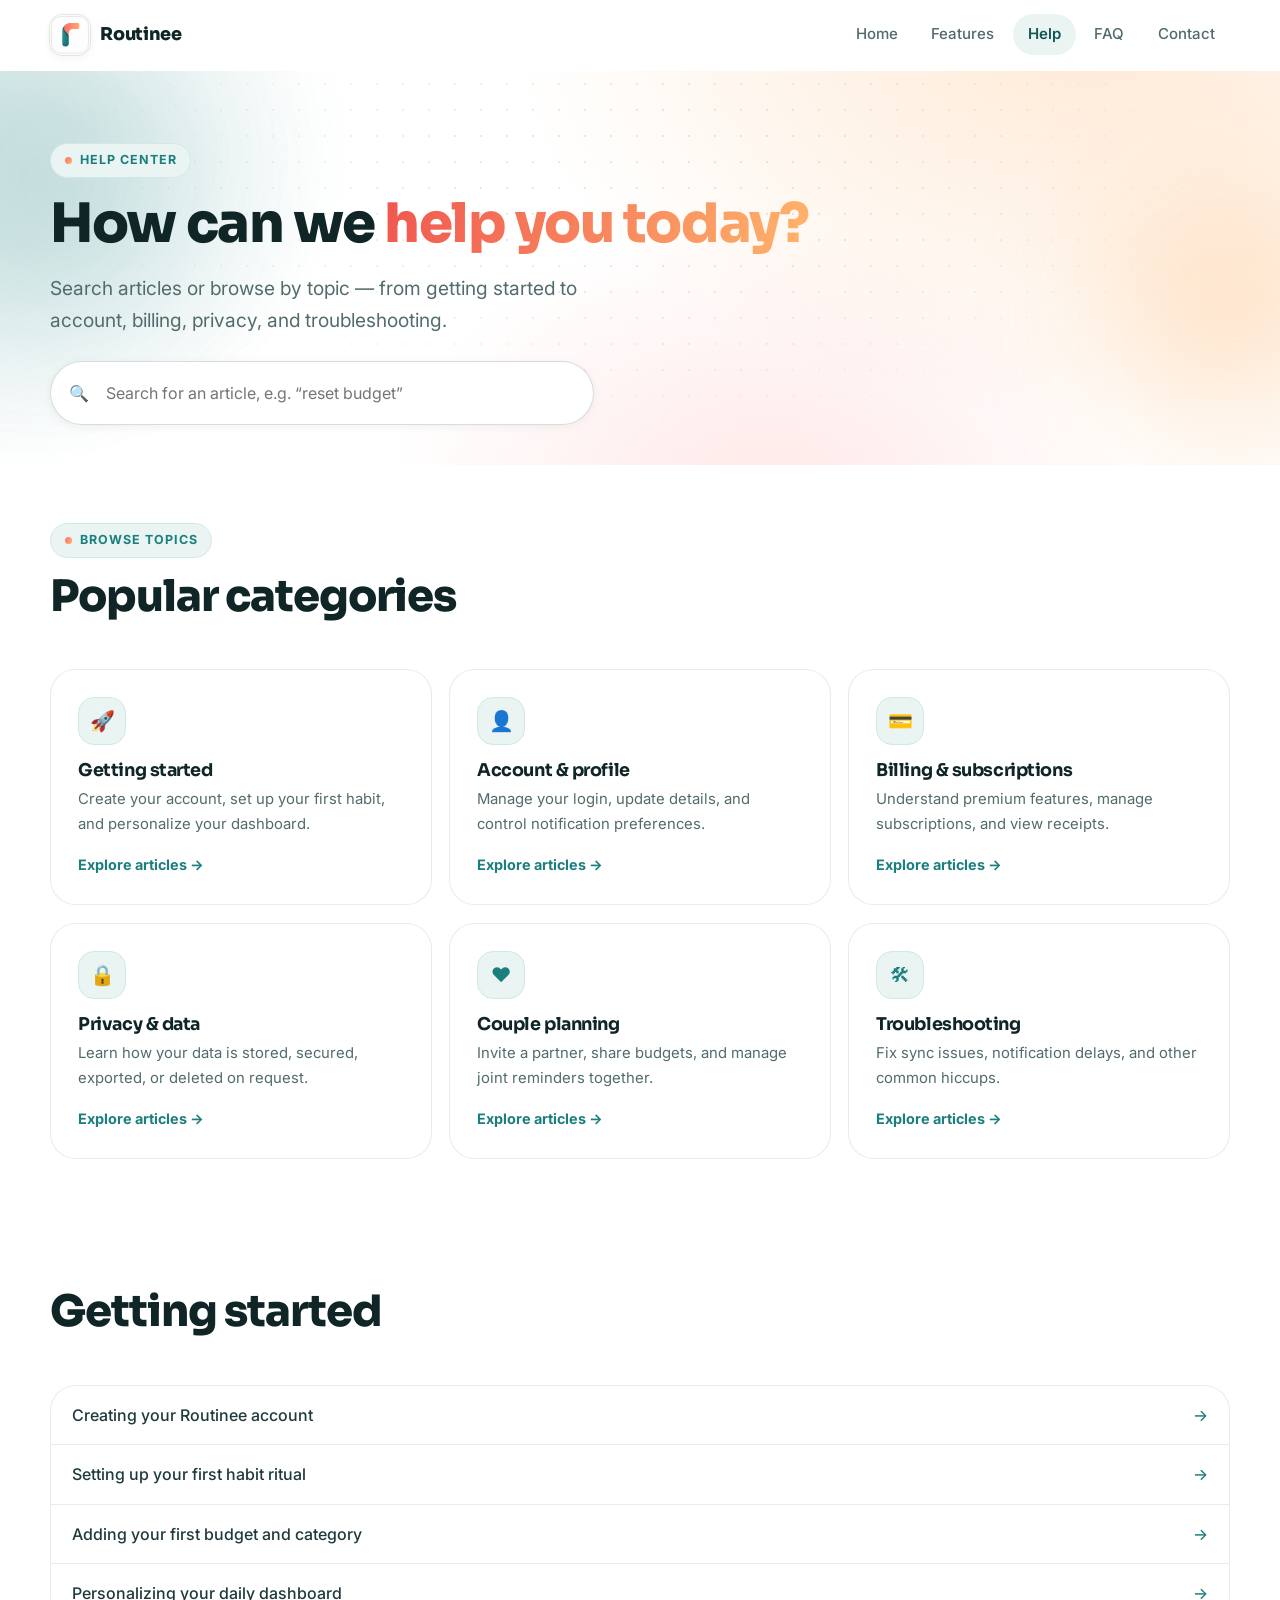
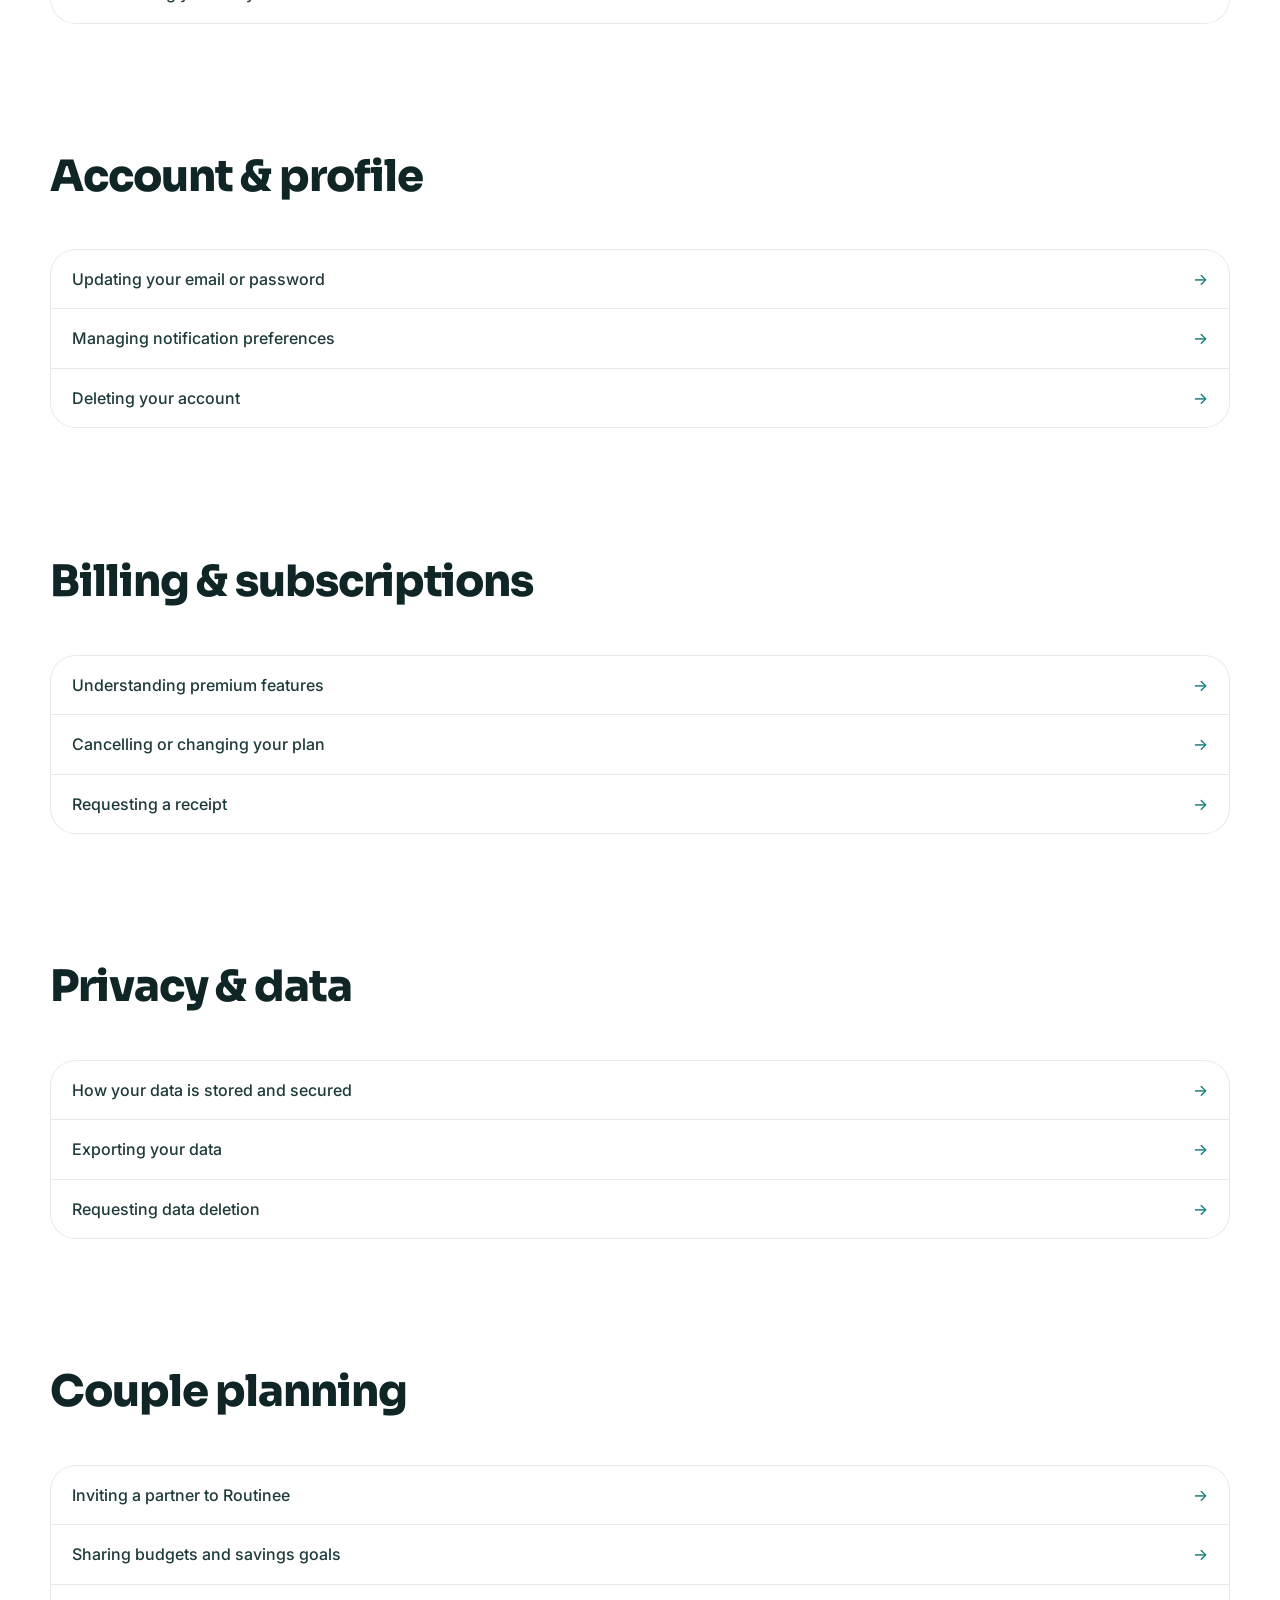
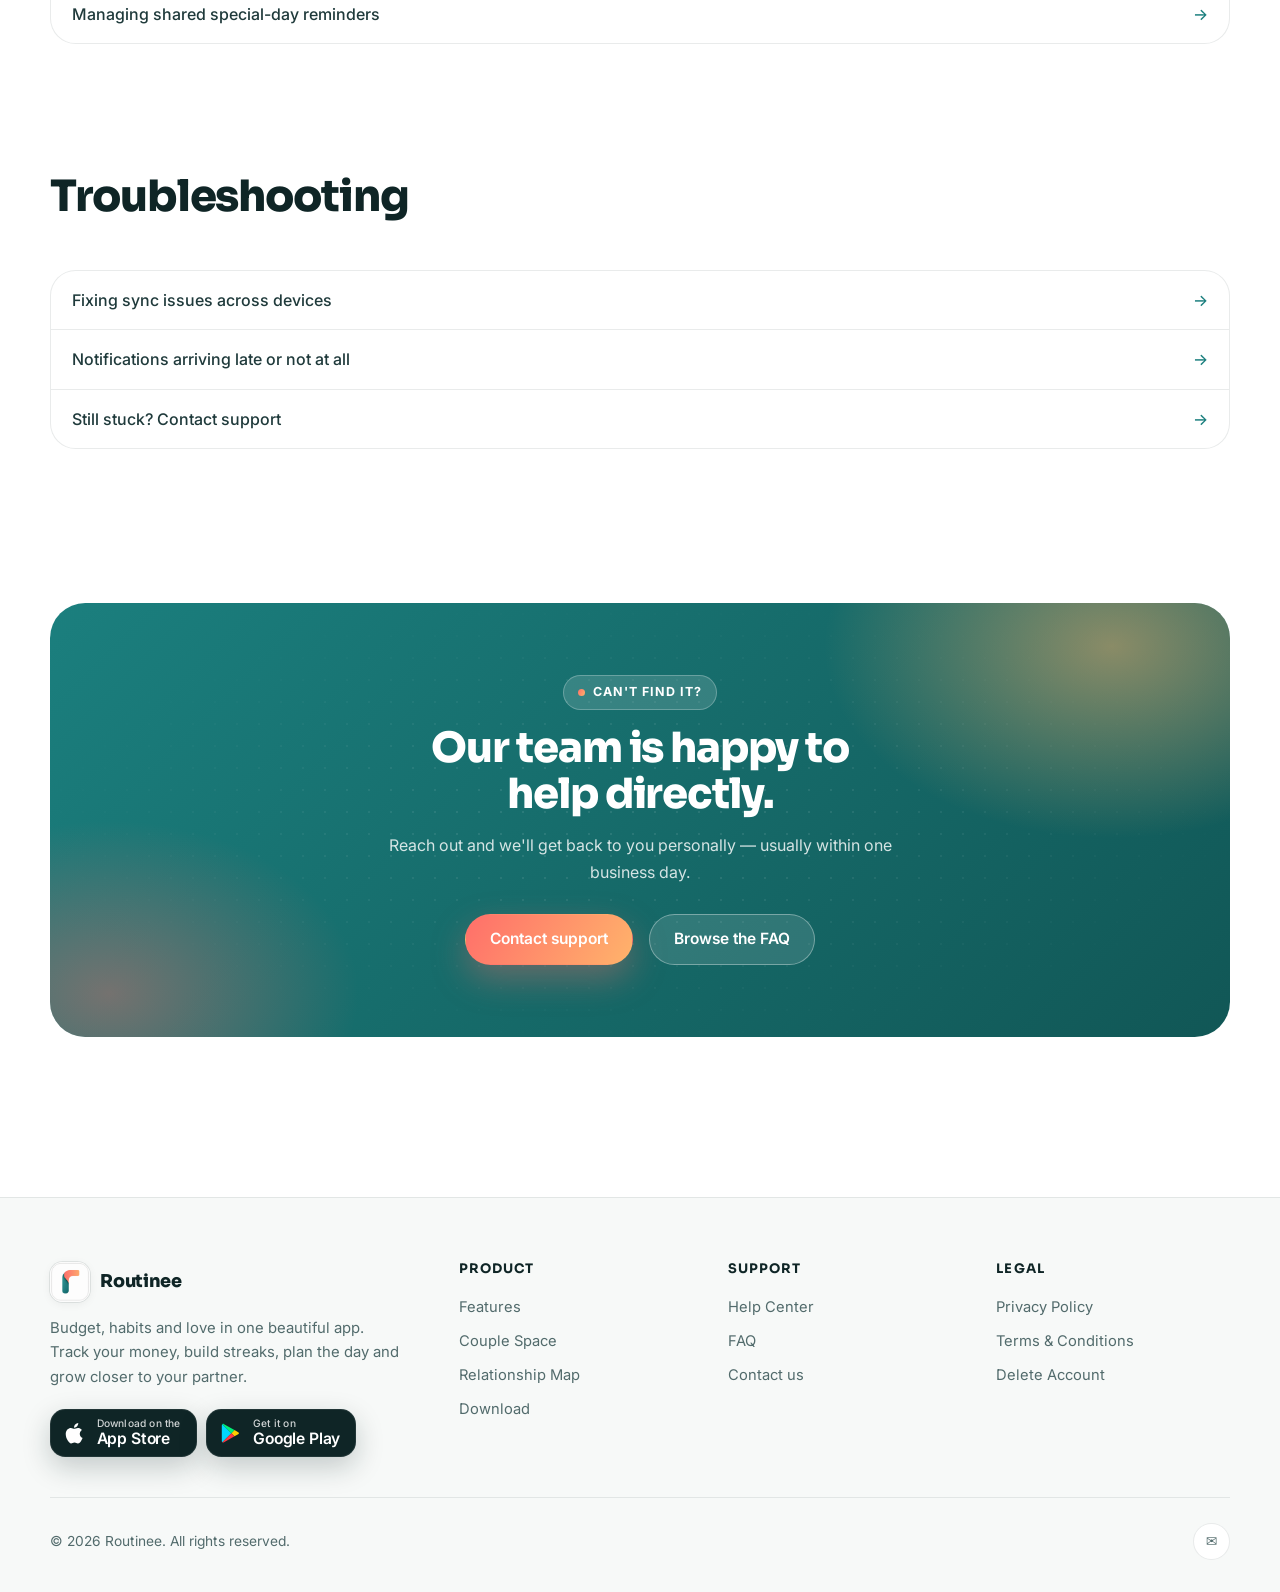
<file: help.html>
<!DOCTYPE html>
<html lang="en">
  <head>
    <meta charset="UTF-8" />
    <meta name="viewport" content="width=device-width, initial-scale=1.0" />
    <meta name="description" content="Get help with Routinee — account, billing, privacy, habits, budgets, and troubleshooting." />
    <title>Routinee — Help Center</title>
    <meta name="theme-color" content="#1b7f7e" />
    <link rel="icon" type="image/png" href="favicon.png" />
    <link rel="apple-touch-icon" href="apple-touch-icon.png" />
    <link rel="preconnect" href="https://fonts.googleapis.com" />
    <link rel="preconnect" href="https://fonts.gstatic.com" crossorigin />
    <link href="https://fonts.googleapis.com/css2?family=Inter:wght@400;500;600;700;800&family=Sora:wght@600;700;800&display=swap" rel="stylesheet" />
    <link rel="stylesheet" href="style.css" />
  </head>
  <body>
    <div class="scroll-progress"></div>

    <header class="site-header">
      <div class="container nav">
        <a class="brand" href="index.html"><span class="brand-mark"><img src="logo.png" alt="Routinee logo" width="40" height="40" /></span><span>Routinee</span></a>
        <nav class="nav-links">
          <a href="index.html">Home</a>
          <a href="features.html">Features</a>
          <a href="help.html">Help</a>
          <a href="faq.html">FAQ</a>
          <a href="contact.html">Contact</a>
        </nav>
        <button class="menu-toggle" aria-label="Toggle menu" aria-expanded="false"><span></span></button>
      </div>
    </header>

    <main class="page-shell">
      <section class="page-hero">
        <div class="hero-bg"></div>
        <span class="hero-orb o1"></span>
        <span class="hero-orb o2"></span>
        <div class="dot-grid"></div>
        <div class="container">
          <div class="hero-copy reveal">
            <span class="eyebrow">Help Center</span>
            <h1>How can we <span class="gradient-text">help you today?</span></h1>
            <p class="lede">Search articles or browse by topic — from getting started to account, billing, privacy, and troubleshooting.</p>
          </div>
          <div class="search-box container-narrow reveal" style="margin-left:0;--delay:80ms">
            <span aria-hidden="true">🔍</span>
            <input id="helpSearch" type="text" placeholder="Search for an article, e.g. “reset budget”" />
          </div>
        </div>
      </section>

      <section class="section section-tight">
        <div class="container">
          <div class="section-head reveal">
            <div><span class="eyebrow">Browse topics</span><h2 style="margin-top:0.9rem;">Popular categories</h2></div>
          </div>
          <div class="grid grid-3">
            <article class="help-cat reveal">
              <div class="icon-bubble">🚀</div>
              <h3>Getting started</h3>
              <p>Create your account, set up your first habit, and personalize your dashboard.</p>
              <a class="link-arrow" href="#getting-started">Explore articles →</a>
            </article>
            <article class="help-cat reveal" style="--delay:80ms">
              <div class="icon-bubble">👤</div>
              <h3>Account & profile</h3>
              <p>Manage your login, update details, and control notification preferences.</p>
              <a class="link-arrow" href="#account">Explore articles →</a>
            </article>
            <article class="help-cat reveal" style="--delay:160ms">
              <div class="icon-bubble">💳</div>
              <h3>Billing & subscriptions</h3>
              <p>Understand premium features, manage subscriptions, and view receipts.</p>
              <a class="link-arrow" href="#billing">Explore articles →</a>
            </article>
            <article class="help-cat reveal">
              <div class="icon-bubble">🔒</div>
              <h3>Privacy & data</h3>
              <p>Learn how your data is stored, secured, exported, or deleted on request.</p>
              <a class="link-arrow" href="#privacy-data">Explore articles →</a>
            </article>
            <article class="help-cat reveal" style="--delay:80ms">
              <div class="icon-bubble">♥</div>
              <h3>Couple planning</h3>
              <p>Invite a partner, share budgets, and manage joint reminders together.</p>
              <a class="link-arrow" href="#couples">Explore articles →</a>
            </article>
            <article class="help-cat reveal" style="--delay:160ms">
              <div class="icon-bubble">🛠</div>
              <h3>Troubleshooting</h3>
              <p>Fix sync issues, notification delays, and other common hiccups.</p>
              <a class="link-arrow" href="#troubleshooting">Explore articles →</a>
            </article>
          </div>
        </div>
      </section>

      <section class="section section-tight" id="getting-started">
        <div class="container">
          <div class="section-head reveal"><div><h2>Getting started</h2></div></div>
          <div class="help-list reveal">
            <a href="faq.html"><span>Creating your Routinee account</span><span class="arrow">→</span></a>
            <a href="faq.html"><span>Setting up your first habit ritual</span><span class="arrow">→</span></a>
            <a href="faq.html"><span>Adding your first budget and category</span><span class="arrow">→</span></a>
            <a href="faq.html"><span>Personalizing your daily dashboard</span><span class="arrow">→</span></a>
          </div>
        </div>
      </section>

      <section class="section section-tight" id="account">
        <div class="container">
          <div class="section-head reveal"><div><h2>Account & profile</h2></div></div>
          <div class="help-list reveal">
            <a href="faq.html"><span>Updating your email or password</span><span class="arrow">→</span></a>
            <a href="faq.html"><span>Managing notification preferences</span><span class="arrow">→</span></a>
            <a href="faq.html"><span>Deleting your account</span><span class="arrow">→</span></a>
          </div>
        </div>
      </section>

      <section class="section section-tight" id="billing">
        <div class="container">
          <div class="section-head reveal"><div><h2>Billing & subscriptions</h2></div></div>
          <div class="help-list reveal">
            <a href="faq.html"><span>Understanding premium features</span><span class="arrow">→</span></a>
            <a href="faq.html"><span>Cancelling or changing your plan</span><span class="arrow">→</span></a>
            <a href="faq.html"><span>Requesting a receipt</span><span class="arrow">→</span></a>
          </div>
        </div>
      </section>

      <section class="section section-tight" id="privacy-data">
        <div class="container">
          <div class="section-head reveal"><div><h2>Privacy & data</h2></div></div>
          <div class="help-list reveal">
            <a href="privacy.html"><span>How your data is stored and secured</span><span class="arrow">→</span></a>
            <a href="faq.html"><span>Exporting your data</span><span class="arrow">→</span></a>
            <a href="faq.html"><span>Requesting data deletion</span><span class="arrow">→</span></a>
          </div>
        </div>
      </section>

      <section class="section section-tight" id="couples">
        <div class="container">
          <div class="section-head reveal"><div><h2>Couple planning</h2></div></div>
          <div class="help-list reveal">
            <a href="faq.html"><span>Inviting a partner to Routinee</span><span class="arrow">→</span></a>
            <a href="faq.html"><span>Sharing budgets and savings goals</span><span class="arrow">→</span></a>
            <a href="faq.html"><span>Managing shared special-day reminders</span><span class="arrow">→</span></a>
          </div>
        </div>
      </section>

      <section class="section section-tight" id="troubleshooting">
        <div class="container">
          <div class="section-head reveal"><div><h2>Troubleshooting</h2></div></div>
          <div class="help-list reveal">
            <a href="faq.html"><span>Fixing sync issues across devices</span><span class="arrow">→</span></a>
            <a href="faq.html"><span>Notifications arriving late or not at all</span><span class="arrow">→</span></a>
            <a href="contact.html"><span>Still stuck? Contact support</span><span class="arrow">→</span></a>
          </div>
        </div>
      </section>

      <section class="section">
        <div class="container">
          <div class="cta-banner reveal">
            <span class="eyebrow">Can't find it?</span>
            <h2 style="margin-top:0.9rem;">Our team is happy to help directly.</h2>
            <p>Reach out and we'll get back to you personally — usually within one business day.</p>
            <div class="hero-actions">
              <a class="btn btn-primary" href="contact.html">Contact support</a>
              <a class="btn btn-secondary" href="faq.html">Browse the FAQ</a>
            </div>
          </div>
        </div>
      </section>
    </main>

    <footer class="footer">
      <div class="container">
        <div class="footer-top">
          <div class="footer-brand">
            <a class="brand" href="index.html"><span class="brand-mark"><img src="logo.png" alt="Routinee logo" width="40" height="40" /></span><span>Routinee</span></a>
            <p>Budget, habits and love in one beautiful app. Track your money, build streaks, plan the day and grow closer to your partner.</p>
            <div class="store-badges">
              <a class="store-badge" href="https://apps.apple.com/in/app/routinee-budget-habits-love/id6797575745" target="_blank" rel="noopener">
                <svg viewBox="0 0 24 24" aria-hidden="true"><path fill="currentColor" d="M16.365 1.43c0 1.14-.493 2.27-1.177 3.08-.744.9-1.99 1.57-2.987 1.57-.12 0-.23-.02-.3-.03-.01-.06-.04-.22-.04-.39 0-1.15.572-2.27 1.206-2.98.804-.94 2.142-1.64 3.248-1.68.03.13.05.28.05.43zm4.565 15.71c-.03.07-.463 1.58-1.518 3.12-.945 1.34-1.94 2.71-3.43 2.71-1.517 0-1.9-.88-3.63-.88-1.698 0-2.302.91-3.67.91-1.377 0-2.332-1.26-3.428-2.8-1.287-1.82-2.323-4.63-2.323-7.28 0-4.28 2.797-6.55 5.552-6.55 1.448 0 2.675.95 3.6.95.865 0 2.222-1.01 3.902-1.01.613 0 2.886.06 4.374 2.19-.13.09-2.383 1.37-2.383 4.19 0 3.26 2.854 4.42 2.955 4.45z"/></svg>
                <div><small>Download on the</small><strong>App Store</strong></div>
              </a>
              <a class="store-badge" href="https://play.google.com/store/apps/details?id=com.routinee.app" target="_blank" rel="noopener">
                <svg viewBox="0 0 24 24" aria-hidden="true"><path fill="#00D7FE" d="M3.6 2.3 13.3 12 3.6 21.7c-.4-.3-.6-.8-.6-1.4V3.7c0-.6.2-1.1.6-1.4z"/><path fill="#FFCE00" d="m16.6 15.3-3.3-3.3 3.3-3.3 4 2.3c1.1.6 1.1 1.4 0 2z"/><path fill="#FF3A44" d="M16.6 15.3 13.3 12 3.6 21.7c.5.4 1.1.4 1.8 0z"/><path fill="#00F076" d="M16.6 8.7 5.4 2.3c-.7-.4-1.3-.4-1.8 0L13.3 12z"/></svg>
                <div><small>Get it on</small><strong>Google Play</strong></div>
              </a>
            </div>
          </div>
          <div class="footer-col">
            <h4>Product</h4>
            <a href="features.html">Features</a>
            <a href="features.html#couple">Couple Space</a>
            <a href="features.html#map">Relationship Map</a>
            <a href="index.html#download">Download</a>
          </div>
          <div class="footer-col">
            <h4>Support</h4>
            <a href="help.html">Help Center</a>
            <a href="faq.html">FAQ</a>
            <a href="contact.html">Contact us</a>
          </div>
          <div class="footer-col">
            <h4>Legal</h4>
            <a href="privacy.html">Privacy Policy</a>
            <a href="terms.html">Terms & Conditions</a>
            <a href="delete-account.html">Delete Account</a>
          </div>
        </div>
        <div class="footer-bottom">
          <div>© 2026 Routinee. All rights reserved.</div>
          <div class="footer-social"><a href="mailto:routineeapp@gmail.com" aria-label="Email">✉</a></div>
        </div>
      </div>
    </footer>

    <script src="script.js"></script>
  </body>
</html>
</file>
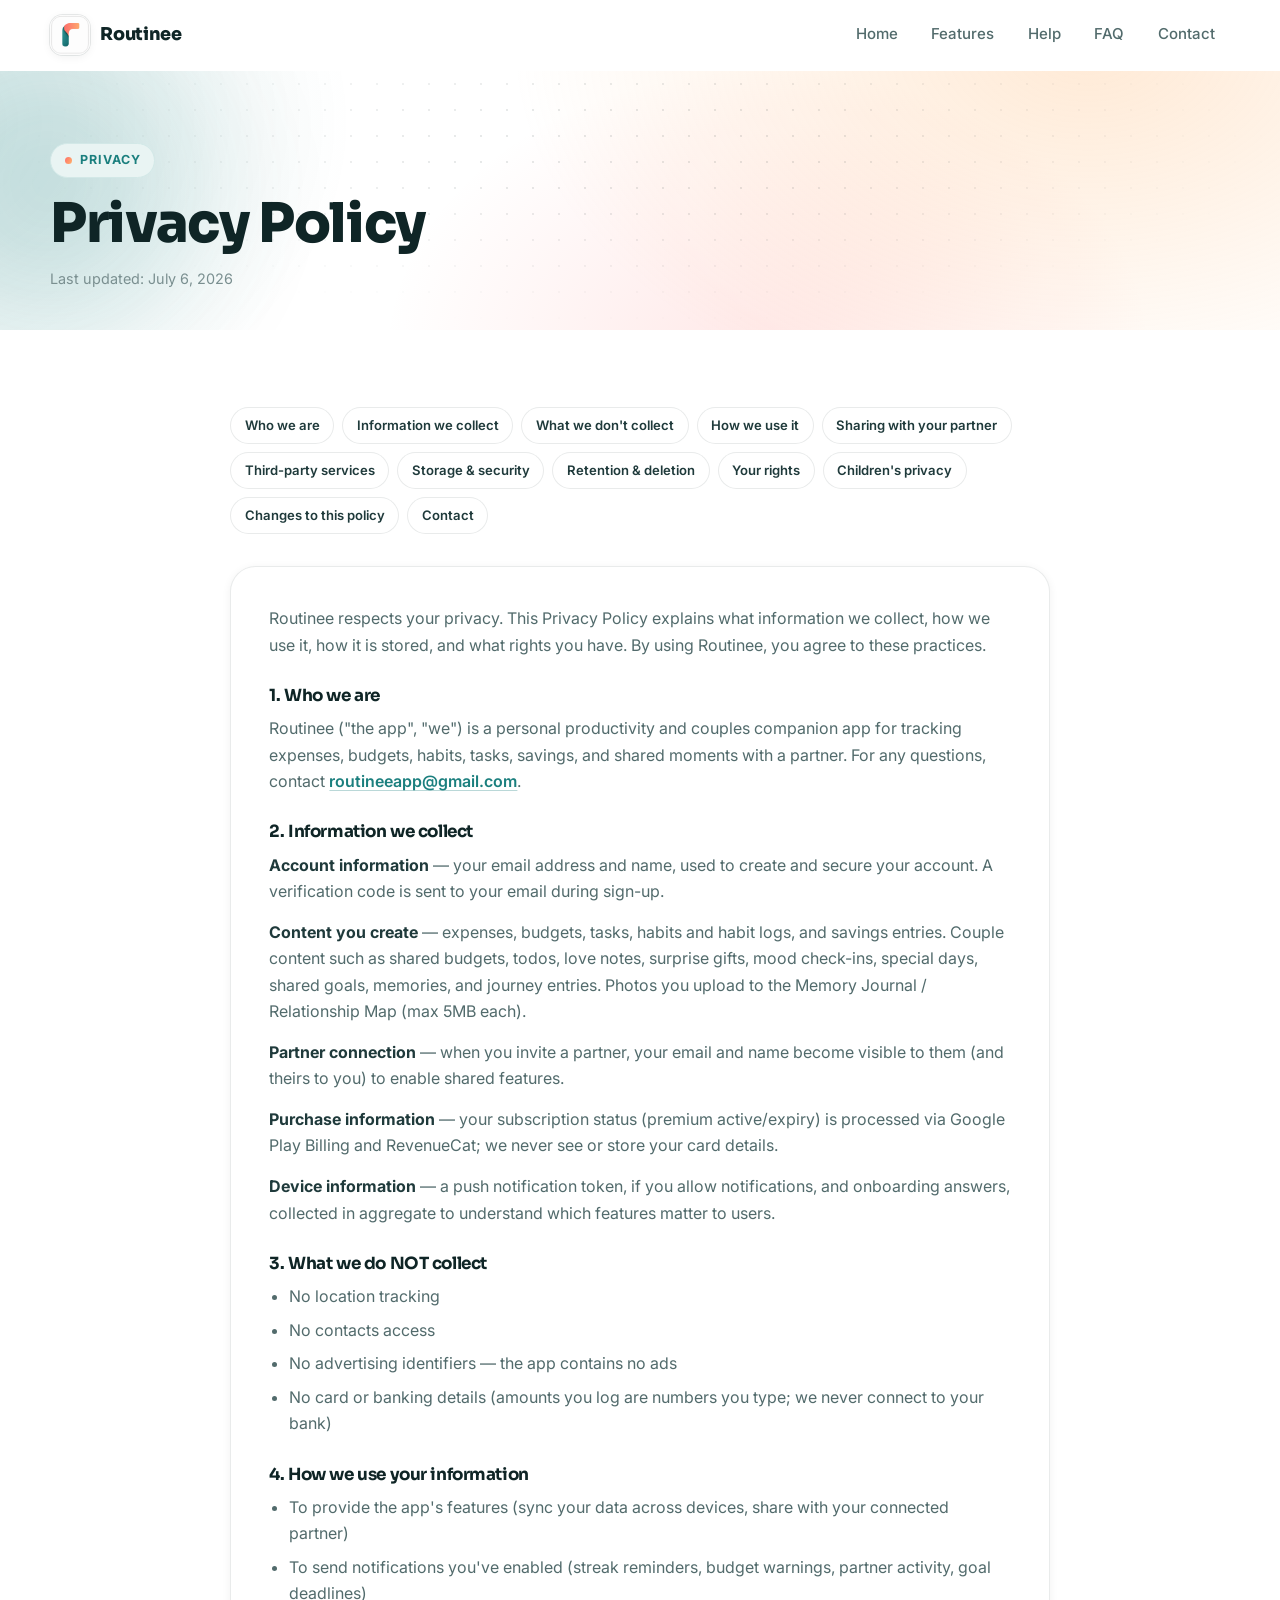
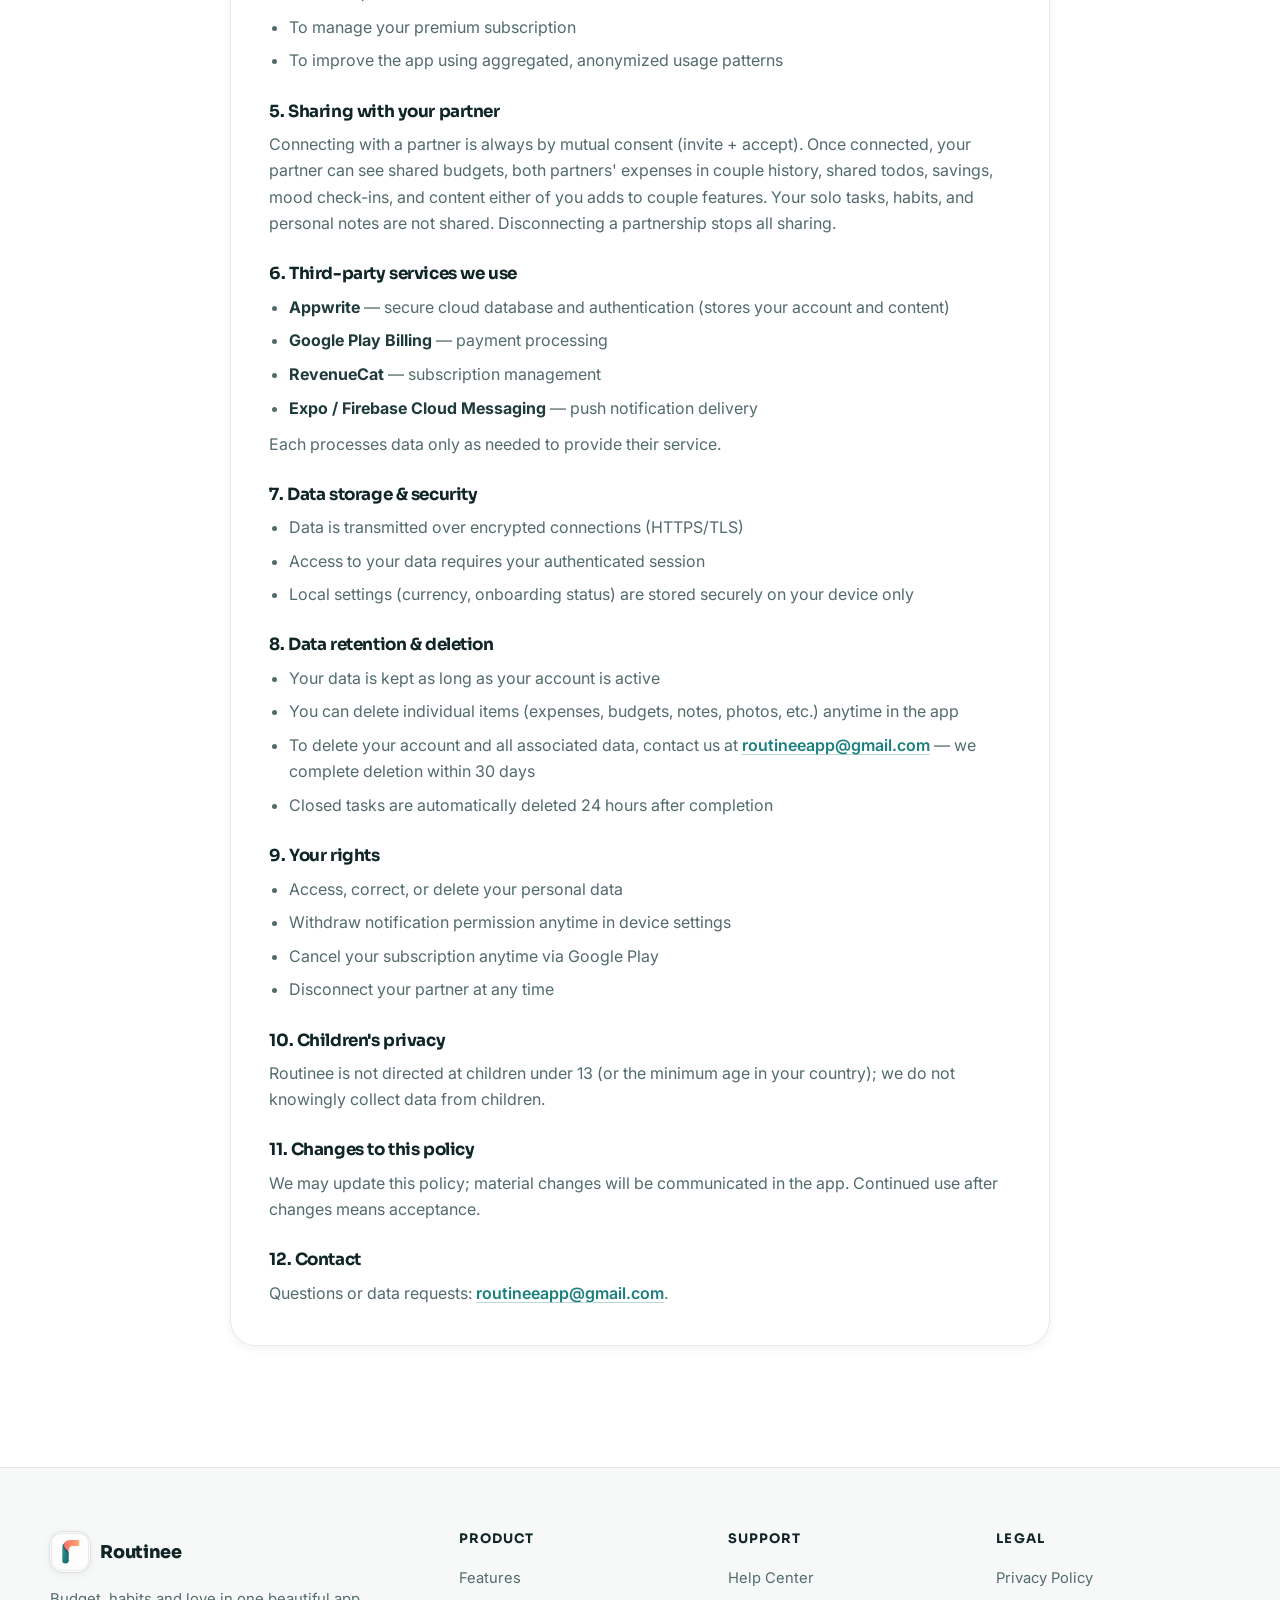
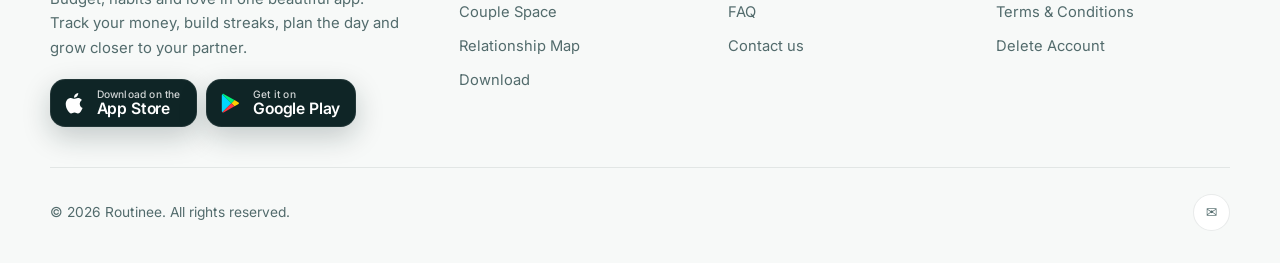
<file: privacy.html>
<!DOCTYPE html>
<html lang="en">
  <head>
    <meta charset="UTF-8" />
    <meta name="viewport" content="width=device-width, initial-scale=1.0" />
    <meta name="description" content="Routinee's Privacy Policy — what we collect, how we use it, and your rights." />
    <title>Routinee — Privacy Policy</title>
    <meta name="theme-color" content="#1b7f7e" />
    <link rel="icon" type="image/png" href="favicon.png" />
    <link rel="apple-touch-icon" href="apple-touch-icon.png" />
    <link rel="preconnect" href="https://fonts.googleapis.com" />
    <link rel="preconnect" href="https://fonts.gstatic.com" crossorigin />
    <link href="https://fonts.googleapis.com/css2?family=Inter:wght@400;500;600;700;800&family=Sora:wght@600;700;800&display=swap" rel="stylesheet" />
    <link rel="stylesheet" href="style.css" />
  </head>
  <body>
    <div class="scroll-progress"></div>

    <header class="site-header">
      <div class="container nav">
        <a class="brand" href="index.html"><span class="brand-mark"><img src="logo.png" alt="Routinee logo" width="40" height="40" /></span><span>Routinee</span></a>
        <nav class="nav-links">
          <a href="index.html">Home</a>
          <a href="features.html">Features</a>
          <a href="help.html">Help</a>
          <a href="faq.html">FAQ</a>
          <a href="contact.html">Contact</a>
        </nav>
        <button class="menu-toggle" aria-label="Toggle menu" aria-expanded="false"><span></span></button>
      </div>
    </header>

    <main class="page-shell">
      <section class="page-hero">
        <div class="hero-bg"></div>
        <span class="hero-orb o1"></span>
        <div class="dot-grid"></div>
        <div class="container">
          <div class="hero-copy reveal">
            <span class="eyebrow">Privacy</span>
            <h1>Privacy Policy</h1>
            <p class="legal-meta">Last updated: July 6, 2026</p>
          </div>
        </div>
      </section>

      <section class="section section-tight">
        <div class="container-narrow">
          <div class="legal-toc reveal">
            <a href="#who-we-are">Who we are</a>
            <a href="#data-we-collect">Information we collect</a>
            <a href="#not-collect">What we don't collect</a>
            <a href="#data-usage">How we use it</a>
            <a href="#partner-sharing">Sharing with your partner</a>
            <a href="#third-party">Third-party services</a>
            <a href="#storage">Storage & security</a>
            <a href="#retention">Retention & deletion</a>
            <a href="#rights">Your rights</a>
            <a href="#children">Children's privacy</a>
            <a href="#changes">Changes to this policy</a>
            <a href="#contact">Contact</a>
          </div>
          <article class="legal-card reveal">
            <p>Routinee respects your privacy. This Privacy Policy explains what information we collect, how we use it, how it is stored, and what rights you have. By using Routinee, you agree to these practices.</p>

            <h4 id="who-we-are">1. Who we are</h4>
            <p>Routinee ("the app", "we") is a personal productivity and couples companion app for tracking expenses, budgets, habits, tasks, savings, and shared moments with a partner. For any questions, contact <a href="mailto:routineeapp@gmail.com">routineeapp@gmail.com</a>.</p>

            <h4 id="data-we-collect">2. Information we collect</h4>
            <p><strong>Account information</strong> — your email address and name, used to create and secure your account. A verification code is sent to your email during sign-up.</p>
            <p><strong>Content you create</strong> — expenses, budgets, tasks, habits and habit logs, and savings entries. Couple content such as shared budgets, todos, love notes, surprise gifts, mood check-ins, special days, shared goals, memories, and journey entries. Photos you upload to the Memory Journal / Relationship Map (max 5MB each).</p>
            <p><strong>Partner connection</strong> — when you invite a partner, your email and name become visible to them (and theirs to you) to enable shared features.</p>
            <p><strong>Purchase information</strong> — your subscription status (premium active/expiry) is processed via Google Play Billing and RevenueCat; we never see or store your card details.</p>
            <p><strong>Device information</strong> — a push notification token, if you allow notifications, and onboarding answers, collected in aggregate to understand which features matter to users.</p>

            <h4 id="not-collect">3. What we do NOT collect</h4>
            <ul>
              <li>No location tracking</li>
              <li>No contacts access</li>
              <li>No advertising identifiers — the app contains no ads</li>
              <li>No card or banking details (amounts you log are numbers you type; we never connect to your bank)</li>
            </ul>

            <h4 id="data-usage">4. How we use your information</h4>
            <ul>
              <li>To provide the app's features (sync your data across devices, share with your connected partner)</li>
              <li>To send notifications you've enabled (streak reminders, budget warnings, partner activity, goal deadlines)</li>
              <li>To manage your premium subscription</li>
              <li>To improve the app using aggregated, anonymized usage patterns</li>
            </ul>

            <h4 id="partner-sharing">5. Sharing with your partner</h4>
            <p>Connecting with a partner is always by mutual consent (invite + accept). Once connected, your partner can see shared budgets, both partners' expenses in couple history, shared todos, savings, mood check-ins, and content either of you adds to couple features. Your solo tasks, habits, and personal notes are not shared. Disconnecting a partnership stops all sharing.</p>

            <h4 id="third-party">6. Third-party services we use</h4>
            <ul>
              <li><strong>Appwrite</strong> — secure cloud database and authentication (stores your account and content)</li>
              <li><strong>Google Play Billing</strong> — payment processing</li>
              <li><strong>RevenueCat</strong> — subscription management</li>
              <li><strong>Expo / Firebase Cloud Messaging</strong> — push notification delivery</li>
            </ul>
            <p>Each processes data only as needed to provide their service.</p>

            <h4 id="storage">7. Data storage & security</h4>
            <ul>
              <li>Data is transmitted over encrypted connections (HTTPS/TLS)</li>
              <li>Access to your data requires your authenticated session</li>
              <li>Local settings (currency, onboarding status) are stored securely on your device only</li>
            </ul>

            <h4 id="retention">8. Data retention & deletion</h4>
            <ul>
              <li>Your data is kept as long as your account is active</li>
              <li>You can delete individual items (expenses, budgets, notes, photos, etc.) anytime in the app</li>
              <li>To delete your account and all associated data, contact us at <a href="mailto:routineeapp@gmail.com">routineeapp@gmail.com</a> — we complete deletion within 30 days</li>
              <li>Closed tasks are automatically deleted 24 hours after completion</li>
            </ul>

            <h4 id="rights">9. Your rights</h4>
            <ul>
              <li>Access, correct, or delete your personal data</li>
              <li>Withdraw notification permission anytime in device settings</li>
              <li>Cancel your subscription anytime via Google Play</li>
              <li>Disconnect your partner at any time</li>
            </ul>

            <h4 id="children">10. Children's privacy</h4>
            <p>Routinee is not directed at children under 13 (or the minimum age in your country); we do not knowingly collect data from children.</p>

            <h4 id="changes">11. Changes to this policy</h4>
            <p>We may update this policy; material changes will be communicated in the app. Continued use after changes means acceptance.</p>

            <h4 id="contact">12. Contact</h4>
            <p>Questions or data requests: <a href="mailto:routineeapp@gmail.com">routineeapp@gmail.com</a>.</p>
          </article>
        </div>
      </section>
    </main>

    <footer class="footer">
      <div class="container">
        <div class="footer-top">
          <div class="footer-brand">
            <a class="brand" href="index.html"><span class="brand-mark"><img src="logo.png" alt="Routinee logo" width="40" height="40" /></span><span>Routinee</span></a>
            <p>Budget, habits and love in one beautiful app. Track your money, build streaks, plan the day and grow closer to your partner.</p>
            <div class="store-badges">
              <a class="store-badge" href="https://apps.apple.com/in/app/routinee-budget-habits-love/id6797575745" target="_blank" rel="noopener">
                <svg viewBox="0 0 24 24" aria-hidden="true"><path fill="currentColor" d="M16.365 1.43c0 1.14-.493 2.27-1.177 3.08-.744.9-1.99 1.57-2.987 1.57-.12 0-.23-.02-.3-.03-.01-.06-.04-.22-.04-.39 0-1.15.572-2.27 1.206-2.98.804-.94 2.142-1.64 3.248-1.68.03.13.05.28.05.43zm4.565 15.71c-.03.07-.463 1.58-1.518 3.12-.945 1.34-1.94 2.71-3.43 2.71-1.517 0-1.9-.88-3.63-.88-1.698 0-2.302.91-3.67.91-1.377 0-2.332-1.26-3.428-2.8-1.287-1.82-2.323-4.63-2.323-7.28 0-4.28 2.797-6.55 5.552-6.55 1.448 0 2.675.95 3.6.95.865 0 2.222-1.01 3.902-1.01.613 0 2.886.06 4.374 2.19-.13.09-2.383 1.37-2.383 4.19 0 3.26 2.854 4.42 2.955 4.45z"/></svg>
                <div><small>Download on the</small><strong>App Store</strong></div>
              </a>
              <a class="store-badge" href="https://play.google.com/store/apps/details?id=com.routinee.app" target="_blank" rel="noopener">
                <svg viewBox="0 0 24 24" aria-hidden="true"><path fill="#00D7FE" d="M3.6 2.3 13.3 12 3.6 21.7c-.4-.3-.6-.8-.6-1.4V3.7c0-.6.2-1.1.6-1.4z"/><path fill="#FFCE00" d="m16.6 15.3-3.3-3.3 3.3-3.3 4 2.3c1.1.6 1.1 1.4 0 2z"/><path fill="#FF3A44" d="M16.6 15.3 13.3 12 3.6 21.7c.5.4 1.1.4 1.8 0z"/><path fill="#00F076" d="M16.6 8.7 5.4 2.3c-.7-.4-1.3-.4-1.8 0L13.3 12z"/></svg>
                <div><small>Get it on</small><strong>Google Play</strong></div>
              </a>
            </div>
          </div>
          <div class="footer-col">
            <h4>Product</h4>
            <a href="features.html">Features</a>
            <a href="features.html#couple">Couple Space</a>
            <a href="features.html#map">Relationship Map</a>
            <a href="index.html#download">Download</a>
          </div>
          <div class="footer-col">
            <h4>Support</h4>
            <a href="help.html">Help Center</a>
            <a href="faq.html">FAQ</a>
            <a href="contact.html">Contact us</a>
          </div>
          <div class="footer-col">
            <h4>Legal</h4>
            <a href="privacy.html">Privacy Policy</a>
            <a href="terms.html">Terms & Conditions</a>
            <a href="delete-account.html">Delete Account</a>
          </div>
        </div>
        <div class="footer-bottom">
          <div>© 2026 Routinee. All rights reserved.</div>
          <div class="footer-social"><a href="mailto:routineeapp@gmail.com" aria-label="Email">✉</a></div>
        </div>
      </div>
    </footer>

    <script src="script.js"></script>
  </body>
</html>
</file>
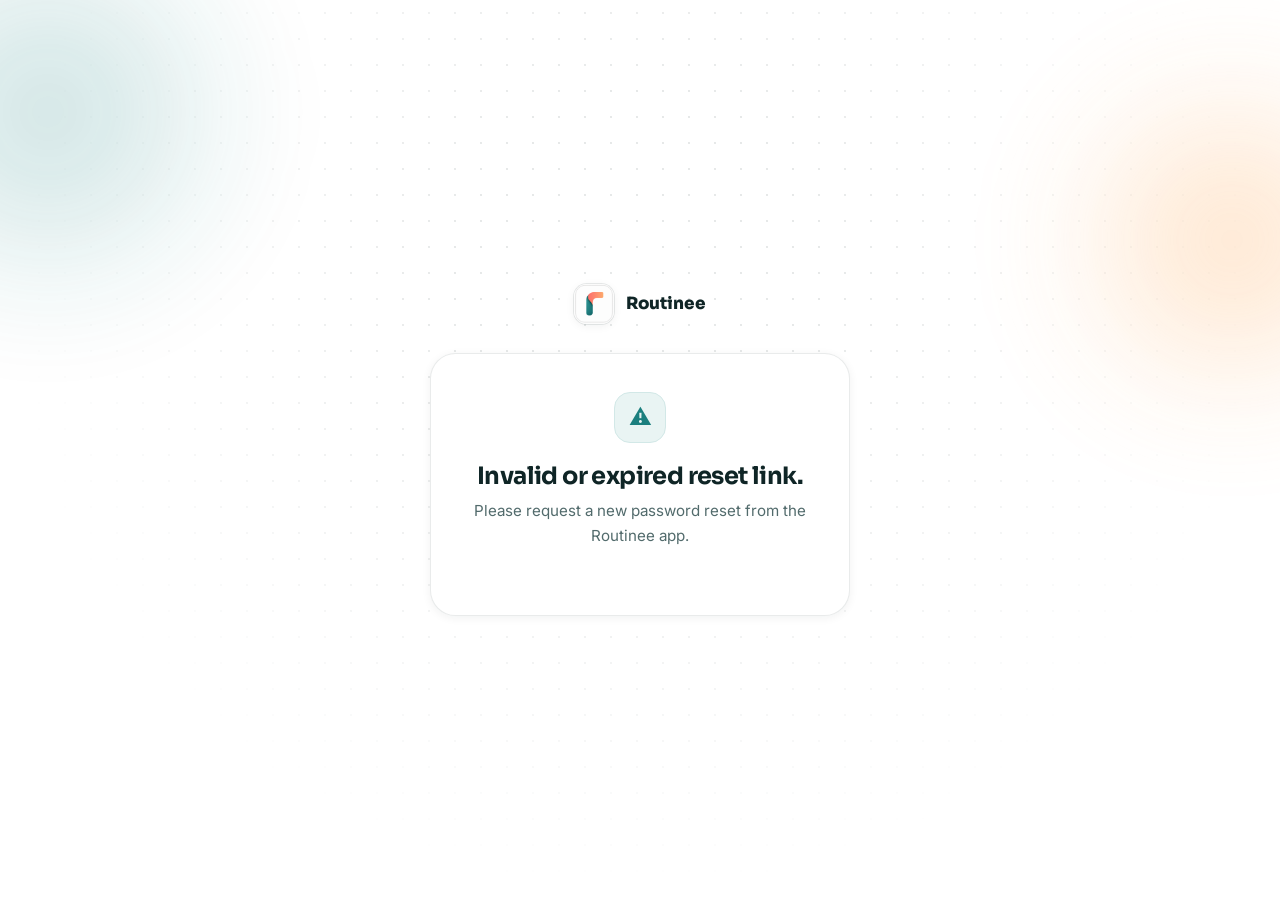
<file: reset-password.html>
<!DOCTYPE html>
<html lang="en">
  <head>
    <meta charset="UTF-8" />
    <meta name="viewport" content="width=device-width, initial-scale=1.0" />
    <meta name="robots" content="noindex" />
    <title>Routinee — Reset Password</title>
    <link rel="preconnect" href="https://fonts.googleapis.com" />
    <link rel="preconnect" href="https://fonts.gstatic.com" crossorigin />
    <link href="https://fonts.googleapis.com/css2?family=Inter:wght@400;500;600;700;800&family=Sora:wght@600;700;800&display=swap" rel="stylesheet" />
    <link rel="stylesheet" href="style.css" />
    <style>
      .reset-shell {
        min-height: 100vh;
        display: grid;
        place-items: center;
        padding: 2rem 1rem;
        position: relative;
        overflow: hidden;
      }
      .reset-card {
        width: min(420px, 100%);
        position: relative;
        z-index: 2;
      }
      .reset-brand {
        display: flex; align-items: center; justify-content: center; gap: 0.7rem;
        margin-bottom: 1.8rem; font-weight: 800; font-family: "Sora", sans-serif; font-size: 1.05rem;
      }
      .reset-card h1 { font-size: 1.5rem; margin-bottom: 0.5rem; text-align: center; }
      .reset-card p.lede { color: var(--muted); text-align: center; margin: 0 0 1.8rem; font-size: 0.95rem; }
      .reset-msg {
        border-radius: var(--radius-md); padding: 1rem 1.2rem; margin-top: 1rem; font-size: 0.92rem; display: none;
      }
      .reset-msg.is-error { display: block; background: #fff0ee; border: 1px solid #ffc9c4; color: #b3261e; }
      .reset-msg.is-success { display: block; background: var(--teal-50); border: 1px solid var(--teal-100); color: var(--teal-700); }
      .reset-spinner {
        width: 1.1rem; height: 1.1rem; border-radius: 50%; border: 2px solid rgba(255, 255, 255, 0.3);
        border-top-color: #fff; display: inline-block; animation: spin 700ms linear infinite; margin-right: 0.55rem; vertical-align: -2px;
      }
      @keyframes spin { to { transform: rotate(360deg); } }
      .invalid-state { text-align: center; }
      .invalid-state .icon-bubble { margin: 0 auto 1.2rem; }
    </style>
  </head>
  <body>
    <div class="reset-shell">
      <span class="hero-orb o1"></span>
      <span class="hero-orb o2"></span>
      <div class="dot-grid"></div>

      <div class="reset-card">
        <a class="reset-brand" href="index.html">
          <span class="brand-mark"><img src="logo.png" alt="Routinee logo" width="40" height="40" /></span>
          <span>Routinee</span>
        </a>

        <div class="legal-card" id="formState">
          <h1>Reset your password</h1>
          <p class="lede">Choose a new password for your Routinee account.</p>

          <form id="resetForm" novalidate>
            <div class="form-field">
              <label for="password">New password</label>
              <input id="password" name="password" type="password" placeholder="At least 8 characters" autocomplete="new-password" />
            </div>
            <div class="form-field">
              <label for="confirmPassword">Confirm password</label>
              <input id="confirmPassword" name="confirmPassword" type="password" placeholder="Re-enter your new password" autocomplete="new-password" />
            </div>
            <button class="btn btn-primary btn-block" type="submit" id="submitBtn">Update password</button>
          </form>

          <div class="reset-msg" id="resetMsg"></div>
        </div>

        <div class="legal-card invalid-state" id="invalidState" style="display:none">
          <div class="icon-bubble" style="width:3.2rem;height:3.2rem;font-size:1.4rem;">⚠</div>
          <h1>Invalid or expired reset link.</h1>
          <p class="lede">Please request a new password reset from the Routinee app.</p>
        </div>
      </div>
    </div>

    <script>
      const APPWRITE_ENDPOINT = "https://fra.cloud.appwrite.io/v1/account/recovery";
      const APPWRITE_PROJECT = "6a23133900098ef105c0";

      const params = new URLSearchParams(window.location.search);
      const userId = params.get("userId");
      const secret = params.get("secret");

      const formState = document.getElementById("formState");
      const invalidState = document.getElementById("invalidState");
      const resetForm = document.getElementById("resetForm");
      const resetMsg = document.getElementById("resetMsg");
      const submitBtn = document.getElementById("submitBtn");

      if (!userId || !secret) {
        formState.style.display = "none";
        invalidState.style.display = "block";
      } else {
        resetForm.addEventListener("submit", async (e) => {
          e.preventDefault();

          const password = document.getElementById("password").value;
          const confirmPassword = document.getElementById("confirmPassword").value;

          resetMsg.className = "reset-msg";
          resetMsg.textContent = "";

          if (password.length < 8) {
            resetMsg.classList.add("is-error");
            resetMsg.textContent = "Password must be at least 8 characters.";
            return;
          }
          if (password !== confirmPassword) {
            resetMsg.classList.add("is-error");
            resetMsg.textContent = "Passwords do not match.";
            return;
          }

          submitBtn.disabled = true;
          submitBtn.innerHTML = '<span class="reset-spinner"></span>Updating…';

          try {
            const res = await fetch(APPWRITE_ENDPOINT, {
              method: "PUT",
              headers: {
                "Content-Type": "application/json",
                "X-Appwrite-Project": APPWRITE_PROJECT,
              },
              body: JSON.stringify({ userId, secret, password }),
            });

            const data = await res.json().catch(() => ({}));

            if (!res.ok) {
              throw new Error(data.message || "Something went wrong. Please try again.");
            }

            resetForm.style.display = "none";
            resetMsg.classList.add("is-success");
            resetMsg.textContent = "Password updated! You can now sign in to the Routinee app.";
          } catch (err) {
            resetMsg.classList.add("is-error");
            resetMsg.textContent = err.message || "Something went wrong. Please try again.";
            submitBtn.disabled = false;
            submitBtn.textContent = "Update password";
          }
        });
      }
    </script>
  </body>
</html>
</file>
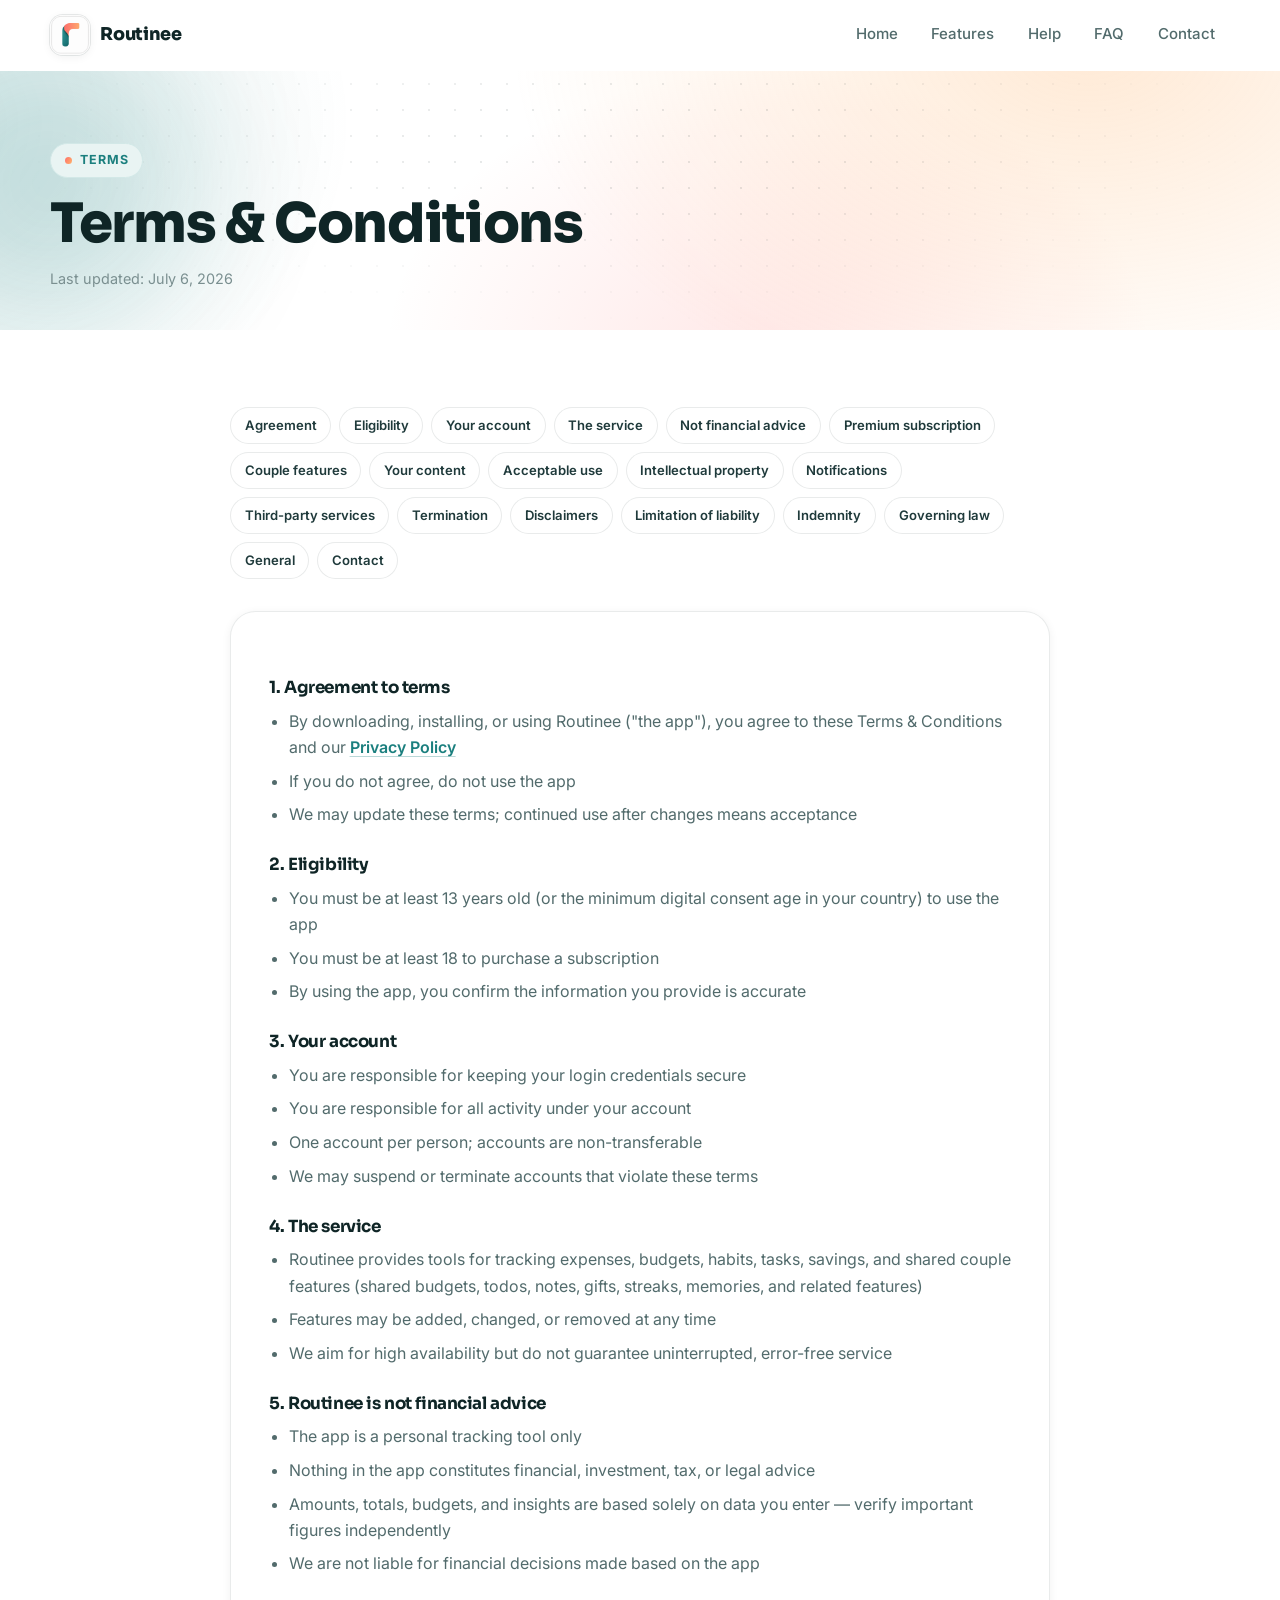
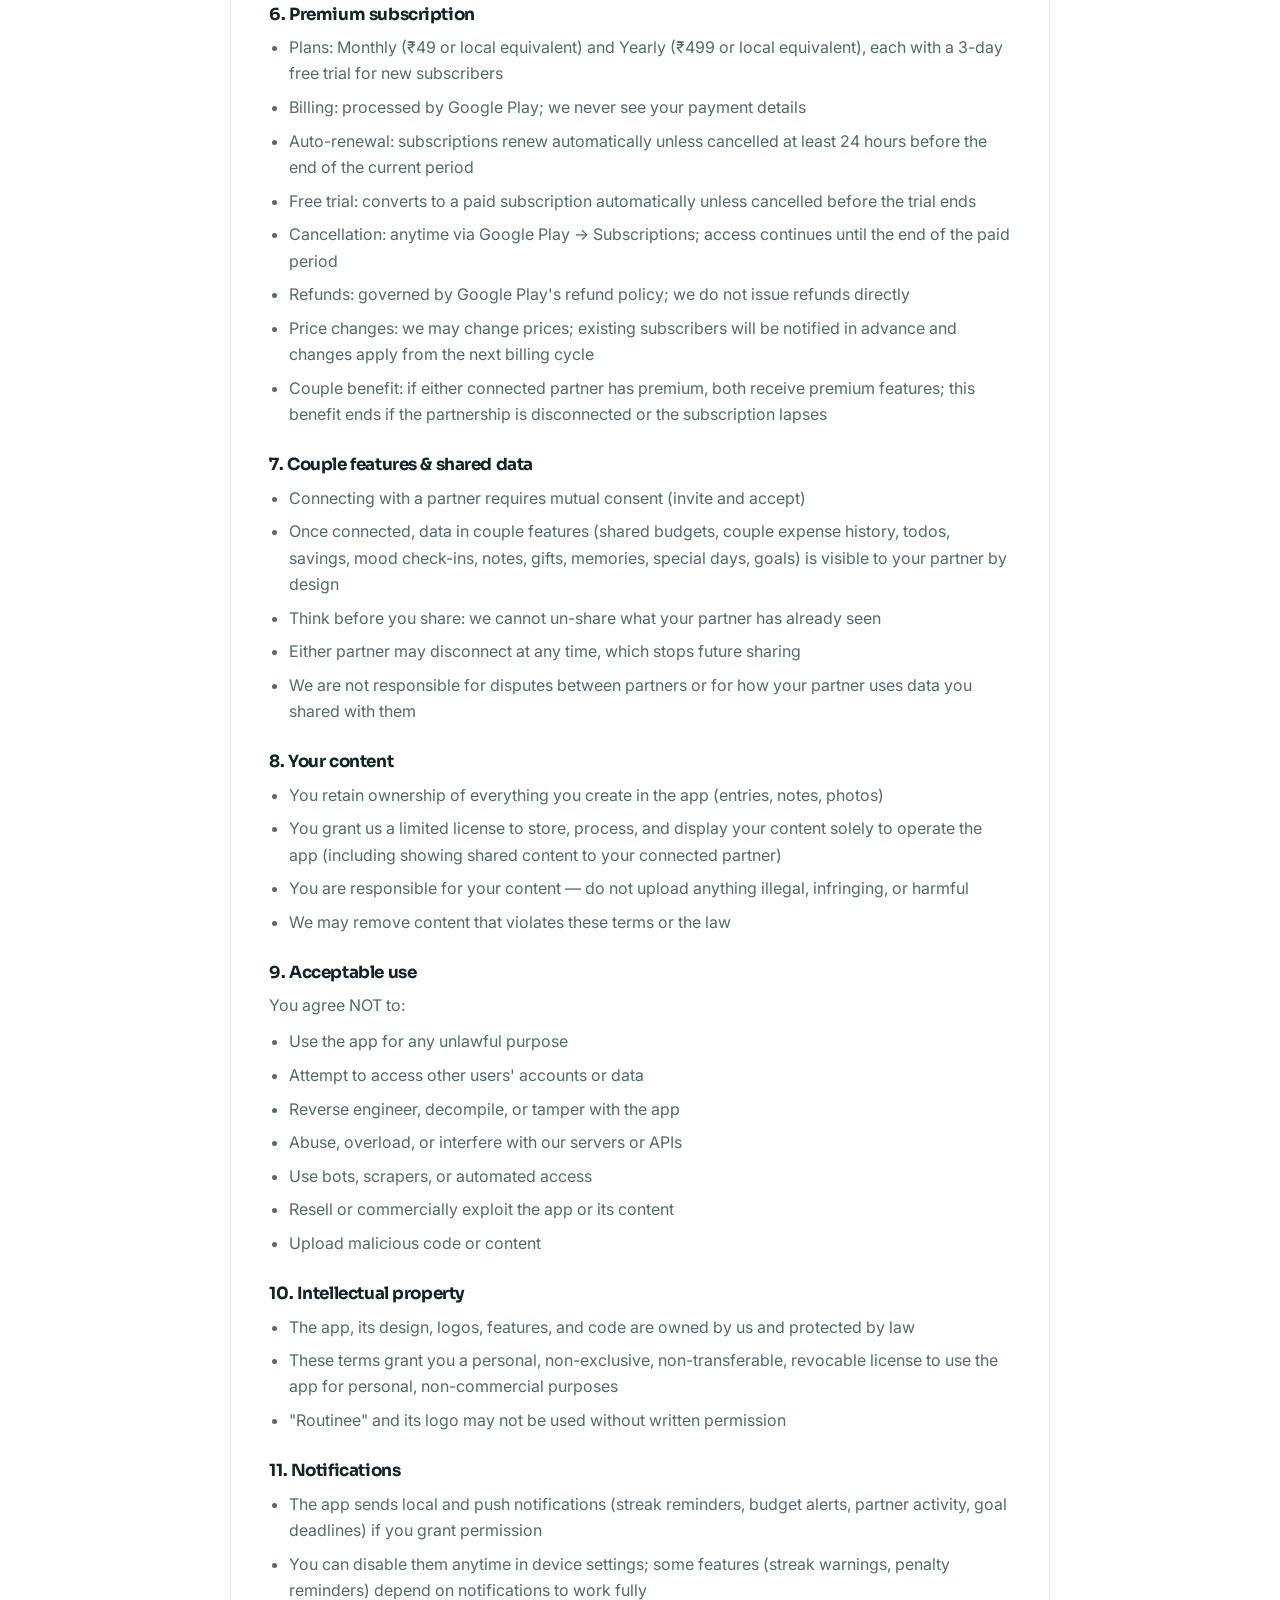
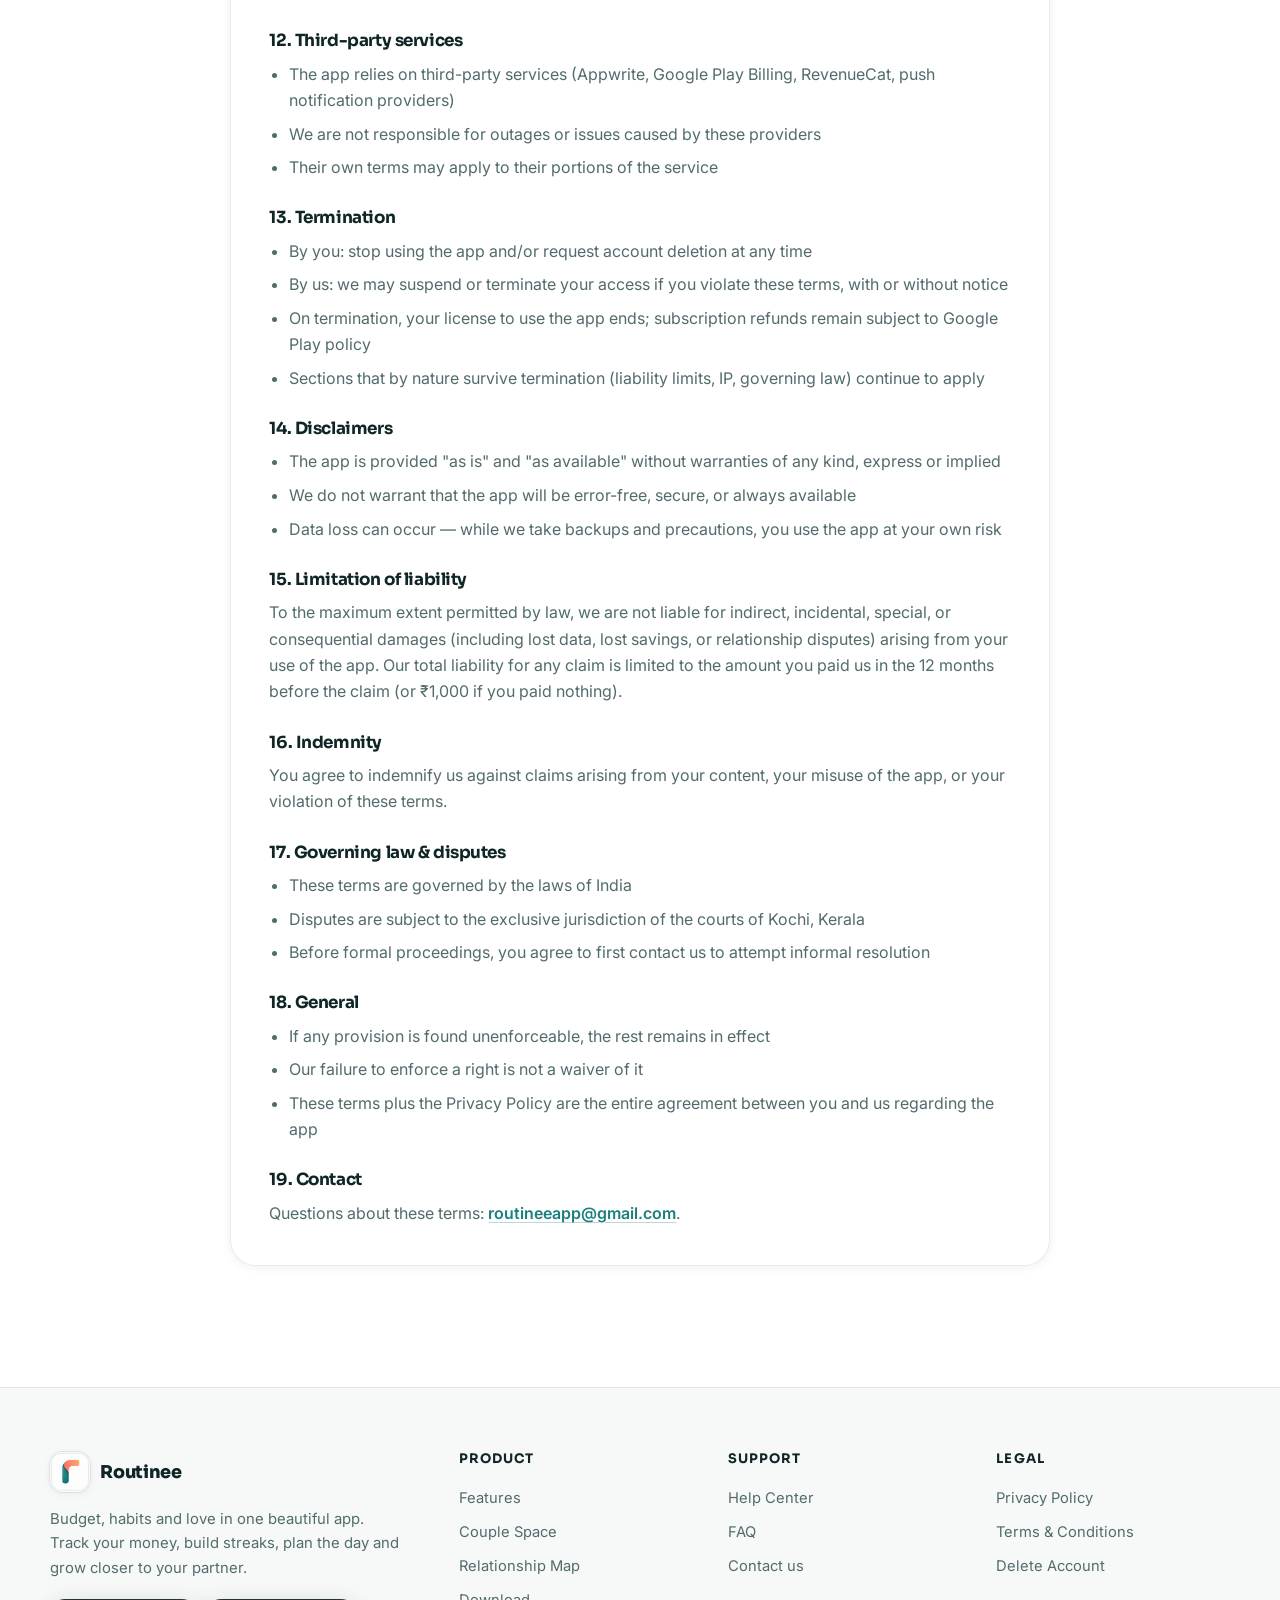
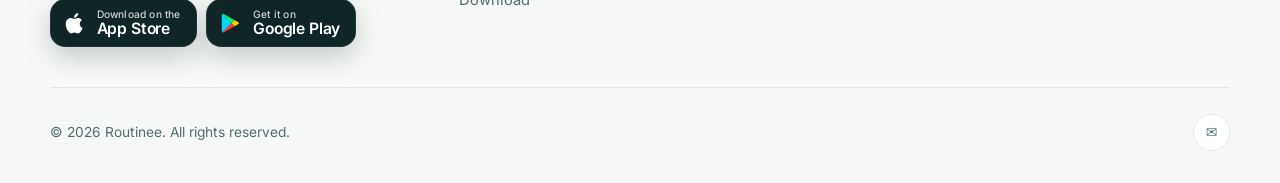
<file: terms.html>
<!DOCTYPE html>
<html lang="en">
  <head>
    <meta charset="UTF-8" />
    <meta name="viewport" content="width=device-width, initial-scale=1.0" />
    <meta name="description" content="Routinee's Terms & Conditions of use." />
    <title>Routinee — Terms & Conditions</title>
    <meta name="theme-color" content="#1b7f7e" />
    <link rel="icon" type="image/png" href="favicon.png" />
    <link rel="apple-touch-icon" href="apple-touch-icon.png" />
    <link rel="preconnect" href="https://fonts.googleapis.com" />
    <link rel="preconnect" href="https://fonts.gstatic.com" crossorigin />
    <link href="https://fonts.googleapis.com/css2?family=Inter:wght@400;500;600;700;800&family=Sora:wght@600;700;800&display=swap" rel="stylesheet" />
    <link rel="stylesheet" href="style.css" />
  </head>
  <body>
    <div class="scroll-progress"></div>

    <header class="site-header">
      <div class="container nav">
        <a class="brand" href="index.html"><span class="brand-mark"><img src="logo.png" alt="Routinee logo" width="40" height="40" /></span><span>Routinee</span></a>
        <nav class="nav-links">
          <a href="index.html">Home</a>
          <a href="features.html">Features</a>
          <a href="help.html">Help</a>
          <a href="faq.html">FAQ</a>
          <a href="contact.html">Contact</a>
        </nav>
        <button class="menu-toggle" aria-label="Toggle menu" aria-expanded="false"><span></span></button>
      </div>
    </header>

    <main class="page-shell">
      <section class="page-hero">
        <div class="hero-bg"></div>
        <span class="hero-orb o1"></span>
        <div class="dot-grid"></div>
        <div class="container">
          <div class="hero-copy reveal">
            <span class="eyebrow">Terms</span>
            <h1>Terms & Conditions</h1>
            <p class="legal-meta">Last updated: July 6, 2026</p>
          </div>
        </div>
      </section>

      <section class="section section-tight">
        <div class="container-narrow">
          <div class="legal-toc reveal">
            <a href="#agreement">Agreement</a>
            <a href="#eligibility">Eligibility</a>
            <a href="#account">Your account</a>
            <a href="#service">The service</a>
            <a href="#not-advice">Not financial advice</a>
            <a href="#premium">Premium subscription</a>
            <a href="#couple-features">Couple features</a>
            <a href="#your-content">Your content</a>
            <a href="#acceptable-use">Acceptable use</a>
            <a href="#ip">Intellectual property</a>
            <a href="#notifications">Notifications</a>
            <a href="#third-party">Third-party services</a>
            <a href="#termination">Termination</a>
            <a href="#warranty">Disclaimers</a>
            <a href="#liability">Limitation of liability</a>
            <a href="#indemnity">Indemnity</a>
            <a href="#law">Governing law</a>
            <a href="#general">General</a>
            <a href="#contact">Contact</a>
          </div>
          <article class="legal-card reveal">
            <h4 id="agreement">1. Agreement to terms</h4>
            <ul>
              <li>By downloading, installing, or using Routinee ("the app"), you agree to these Terms & Conditions and our <a href="privacy.html">Privacy Policy</a></li>
              <li>If you do not agree, do not use the app</li>
              <li>We may update these terms; continued use after changes means acceptance</li>
            </ul>

            <h4 id="eligibility">2. Eligibility</h4>
            <ul>
              <li>You must be at least 13 years old (or the minimum digital consent age in your country) to use the app</li>
              <li>You must be at least 18 to purchase a subscription</li>
              <li>By using the app, you confirm the information you provide is accurate</li>
            </ul>

            <h4 id="account">3. Your account</h4>
            <ul>
              <li>You are responsible for keeping your login credentials secure</li>
              <li>You are responsible for all activity under your account</li>
              <li>One account per person; accounts are non-transferable</li>
              <li>We may suspend or terminate accounts that violate these terms</li>
            </ul>

            <h4 id="service">4. The service</h4>
            <ul>
              <li>Routinee provides tools for tracking expenses, budgets, habits, tasks, savings, and shared couple features (shared budgets, todos, notes, gifts, streaks, memories, and related features)</li>
              <li>Features may be added, changed, or removed at any time</li>
              <li>We aim for high availability but do not guarantee uninterrupted, error-free service</li>
            </ul>

            <h4 id="not-advice">5. Routinee is not financial advice</h4>
            <ul>
              <li>The app is a personal tracking tool only</li>
              <li>Nothing in the app constitutes financial, investment, tax, or legal advice</li>
              <li>Amounts, totals, budgets, and insights are based solely on data you enter — verify important figures independently</li>
              <li>We are not liable for financial decisions made based on the app</li>
            </ul>

            <h4 id="premium">6. Premium subscription</h4>
            <ul>
              <li>Plans: Monthly (₹49 or local equivalent) and Yearly (₹499 or local equivalent), each with a 3-day free trial for new subscribers</li>
              <li>Billing: processed by Google Play; we never see your payment details</li>
              <li>Auto-renewal: subscriptions renew automatically unless cancelled at least 24 hours before the end of the current period</li>
              <li>Free trial: converts to a paid subscription automatically unless cancelled before the trial ends</li>
              <li>Cancellation: anytime via Google Play → Subscriptions; access continues until the end of the paid period</li>
              <li>Refunds: governed by Google Play's refund policy; we do not issue refunds directly</li>
              <li>Price changes: we may change prices; existing subscribers will be notified in advance and changes apply from the next billing cycle</li>
              <li>Couple benefit: if either connected partner has premium, both receive premium features; this benefit ends if the partnership is disconnected or the subscription lapses</li>
            </ul>

            <h4 id="couple-features">7. Couple features & shared data</h4>
            <ul>
              <li>Connecting with a partner requires mutual consent (invite and accept)</li>
              <li>Once connected, data in couple features (shared budgets, couple expense history, todos, savings, mood check-ins, notes, gifts, memories, special days, goals) is visible to your partner by design</li>
              <li>Think before you share: we cannot un-share what your partner has already seen</li>
              <li>Either partner may disconnect at any time, which stops future sharing</li>
              <li>We are not responsible for disputes between partners or for how your partner uses data you shared with them</li>
            </ul>

            <h4 id="your-content">8. Your content</h4>
            <ul>
              <li>You retain ownership of everything you create in the app (entries, notes, photos)</li>
              <li>You grant us a limited license to store, process, and display your content solely to operate the app (including showing shared content to your connected partner)</li>
              <li>You are responsible for your content — do not upload anything illegal, infringing, or harmful</li>
              <li>We may remove content that violates these terms or the law</li>
            </ul>

            <h4 id="acceptable-use">9. Acceptable use</h4>
            <p>You agree NOT to:</p>
            <ul>
              <li>Use the app for any unlawful purpose</li>
              <li>Attempt to access other users' accounts or data</li>
              <li>Reverse engineer, decompile, or tamper with the app</li>
              <li>Abuse, overload, or interfere with our servers or APIs</li>
              <li>Use bots, scrapers, or automated access</li>
              <li>Resell or commercially exploit the app or its content</li>
              <li>Upload malicious code or content</li>
            </ul>

            <h4 id="ip">10. Intellectual property</h4>
            <ul>
              <li>The app, its design, logos, features, and code are owned by us and protected by law</li>
              <li>These terms grant you a personal, non-exclusive, non-transferable, revocable license to use the app for personal, non-commercial purposes</li>
              <li>"Routinee" and its logo may not be used without written permission</li>
            </ul>

            <h4 id="notifications">11. Notifications</h4>
            <ul>
              <li>The app sends local and push notifications (streak reminders, budget alerts, partner activity, goal deadlines) if you grant permission</li>
              <li>You can disable them anytime in device settings; some features (streak warnings, penalty reminders) depend on notifications to work fully</li>
            </ul>

            <h4 id="third-party">12. Third-party services</h4>
            <ul>
              <li>The app relies on third-party services (Appwrite, Google Play Billing, RevenueCat, push notification providers)</li>
              <li>We are not responsible for outages or issues caused by these providers</li>
              <li>Their own terms may apply to their portions of the service</li>
            </ul>

            <h4 id="termination">13. Termination</h4>
            <ul>
              <li>By you: stop using the app and/or request account deletion at any time</li>
              <li>By us: we may suspend or terminate your access if you violate these terms, with or without notice</li>
              <li>On termination, your license to use the app ends; subscription refunds remain subject to Google Play policy</li>
              <li>Sections that by nature survive termination (liability limits, IP, governing law) continue to apply</li>
            </ul>

            <h4 id="warranty">14. Disclaimers</h4>
            <ul>
              <li>The app is provided "as is" and "as available" without warranties of any kind, express or implied</li>
              <li>We do not warrant that the app will be error-free, secure, or always available</li>
              <li>Data loss can occur — while we take backups and precautions, you use the app at your own risk</li>
            </ul>

            <h4 id="liability">15. Limitation of liability</h4>
            <p>To the maximum extent permitted by law, we are not liable for indirect, incidental, special, or consequential damages (including lost data, lost savings, or relationship disputes) arising from your use of the app. Our total liability for any claim is limited to the amount you paid us in the 12 months before the claim (or ₹1,000 if you paid nothing).</p>

            <h4 id="indemnity">16. Indemnity</h4>
            <p>You agree to indemnify us against claims arising from your content, your misuse of the app, or your violation of these terms.</p>

            <h4 id="law">17. Governing law & disputes</h4>
            <ul>
              <li>These terms are governed by the laws of India</li>
              <li>Disputes are subject to the exclusive jurisdiction of the courts of Kochi, Kerala</li>
              <li>Before formal proceedings, you agree to first contact us to attempt informal resolution</li>
            </ul>

            <h4 id="general">18. General</h4>
            <ul>
              <li>If any provision is found unenforceable, the rest remains in effect</li>
              <li>Our failure to enforce a right is not a waiver of it</li>
              <li>These terms plus the Privacy Policy are the entire agreement between you and us regarding the app</li>
            </ul>

            <h4 id="contact">19. Contact</h4>
            <p>Questions about these terms: <a href="mailto:routineeapp@gmail.com">routineeapp@gmail.com</a>.</p>
          </article>
        </div>
      </section>
    </main>

    <footer class="footer">
      <div class="container">
        <div class="footer-top">
          <div class="footer-brand">
            <a class="brand" href="index.html"><span class="brand-mark"><img src="logo.png" alt="Routinee logo" width="40" height="40" /></span><span>Routinee</span></a>
            <p>Budget, habits and love in one beautiful app. Track your money, build streaks, plan the day and grow closer to your partner.</p>
            <div class="store-badges">
              <a class="store-badge" href="https://apps.apple.com/in/app/routinee-budget-habits-love/id6797575745" target="_blank" rel="noopener">
                <svg viewBox="0 0 24 24" aria-hidden="true"><path fill="currentColor" d="M16.365 1.43c0 1.14-.493 2.27-1.177 3.08-.744.9-1.99 1.57-2.987 1.57-.12 0-.23-.02-.3-.03-.01-.06-.04-.22-.04-.39 0-1.15.572-2.27 1.206-2.98.804-.94 2.142-1.64 3.248-1.68.03.13.05.28.05.43zm4.565 15.71c-.03.07-.463 1.58-1.518 3.12-.945 1.34-1.94 2.71-3.43 2.71-1.517 0-1.9-.88-3.63-.88-1.698 0-2.302.91-3.67.91-1.377 0-2.332-1.26-3.428-2.8-1.287-1.82-2.323-4.63-2.323-7.28 0-4.28 2.797-6.55 5.552-6.55 1.448 0 2.675.95 3.6.95.865 0 2.222-1.01 3.902-1.01.613 0 2.886.06 4.374 2.19-.13.09-2.383 1.37-2.383 4.19 0 3.26 2.854 4.42 2.955 4.45z"/></svg>
                <div><small>Download on the</small><strong>App Store</strong></div>
              </a>
              <a class="store-badge" href="https://play.google.com/store/apps/details?id=com.routinee.app" target="_blank" rel="noopener">
                <svg viewBox="0 0 24 24" aria-hidden="true"><path fill="#00D7FE" d="M3.6 2.3 13.3 12 3.6 21.7c-.4-.3-.6-.8-.6-1.4V3.7c0-.6.2-1.1.6-1.4z"/><path fill="#FFCE00" d="m16.6 15.3-3.3-3.3 3.3-3.3 4 2.3c1.1.6 1.1 1.4 0 2z"/><path fill="#FF3A44" d="M16.6 15.3 13.3 12 3.6 21.7c.5.4 1.1.4 1.8 0z"/><path fill="#00F076" d="M16.6 8.7 5.4 2.3c-.7-.4-1.3-.4-1.8 0L13.3 12z"/></svg>
                <div><small>Get it on</small><strong>Google Play</strong></div>
              </a>
            </div>
          </div>
          <div class="footer-col">
            <h4>Product</h4>
            <a href="features.html">Features</a>
            <a href="features.html#couple">Couple Space</a>
            <a href="features.html#map">Relationship Map</a>
            <a href="index.html#download">Download</a>
          </div>
          <div class="footer-col">
            <h4>Support</h4>
            <a href="help.html">Help Center</a>
            <a href="faq.html">FAQ</a>
            <a href="contact.html">Contact us</a>
          </div>
          <div class="footer-col">
            <h4>Legal</h4>
            <a href="privacy.html">Privacy Policy</a>
            <a href="terms.html">Terms & Conditions</a>
            <a href="delete-account.html">Delete Account</a>
          </div>
        </div>
        <div class="footer-bottom">
          <div>© 2026 Routinee. All rights reserved.</div>
          <div class="footer-social"><a href="mailto:routineeapp@gmail.com" aria-label="Email">✉</a></div>
        </div>
      </div>
    </footer>

    <script src="script.js"></script>
  </body>
</html>
</file>
<file: style.css>
/* ============================================================
   Routinee — Design System (teal · coral · peach, from the logo)
   ============================================================ */

:root {
  /* Logo palette */
  --teal: #1b7f7e;
  --teal-600: #166a69;
  --teal-700: #115756;
  --teal-900: #0b3637;
  --teal-50: #e9f4f3;
  --teal-100: #d2e8e7;
  --coral: #ff6f6a;
  --coral-600: #f0574f;
  --coral-50: #fff0ee;
  --peach: #ffb36b;
  --peach-50: #fff5ea;

  /* Neutrals */
  --bg: #ffffff;
  --bg-soft: #f7f9f8;
  --bg-tint: #f2f7f6;
  --ink: #0f2526;
  --ink-2: #1f3a3b;
  --muted: #526b6c;
  --muted-2: #7a8f90;
  --border: rgba(15, 37, 38, 0.09);
  --border-strong: rgba(15, 37, 38, 0.16);
  --card: #ffffff;

  --grad-brand: linear-gradient(120deg, var(--coral) 0%, var(--peach) 100%);
  --grad-teal: linear-gradient(135deg, var(--teal) 0%, var(--teal-700) 100%);
  --grad-text: linear-gradient(100deg, var(--coral-600) 0%, var(--peach) 100%);

  --shadow-sm: 0 2px 10px rgba(15, 37, 38, 0.06);
  --shadow-md: 0 14px 40px rgba(15, 37, 38, 0.1);
  --shadow-lg: 0 30px 80px rgba(15, 37, 38, 0.16);
  --shadow-coral: 0 14px 34px rgba(255, 111, 106, 0.35);
  --shadow-teal: 0 14px 34px rgba(27, 127, 126, 0.3);

  --ease-out: cubic-bezier(0.16, 1, 0.3, 1);
  --ease-spring: cubic-bezier(0.34, 1.56, 0.64, 1);
  --radius-xl: 2.2rem;
  --radius-lg: 1.6rem;
  --radius-md: 1.1rem;
  --radius-sm: 0.7rem;
}

* { box-sizing: border-box; }
html { scroll-behavior: smooth; color-scheme: light; -webkit-text-size-adjust: 100%; }
@media (prefers-reduced-motion: reduce) {
  html { scroll-behavior: auto; }
  *, *::before, *::after { animation-duration: 0.001ms !important; animation-iteration-count: 1 !important; transition-duration: 0.001ms !important; }
}

body {
  margin: 0;
  font-family: "Inter", system-ui, -apple-system, sans-serif;
  color: var(--ink);
  background: var(--bg);
  line-height: 1.65;
  min-height: 100vh;
  -webkit-font-smoothing: antialiased;
  overflow-x: hidden;
}
a { color: inherit; text-decoration: none; }
img { display: block; max-width: 100%; }
button { font: inherit; cursor: pointer; }
ul { list-style: none; margin: 0; padding: 0; }
h1, h2, h3, h4 { font-family: "Sora", "Inter", sans-serif; letter-spacing: -0.025em; margin: 0; color: var(--ink); line-height: 1.12; }
p { margin: 0; }
p + p { margin-top: 0.9rem; }

.container { width: min(1180px, calc(100% - 2.4rem)); margin: 0 auto; }
.container-narrow { width: min(820px, calc(100% - 2.4rem)); margin: 0 auto; }

::selection { background: rgba(255, 179, 107, 0.45); color: var(--ink); }
::-webkit-scrollbar { width: 10px; }
::-webkit-scrollbar-track { background: var(--bg-soft); }
::-webkit-scrollbar-thumb { background: var(--teal); border-radius: 99px; border: 2px solid var(--bg-soft); }

:focus-visible { outline: 3px solid rgba(27, 127, 126, 0.45); outline-offset: 3px; border-radius: 0.5rem; }

/* ---------- Scroll progress ---------- */
.scroll-progress {
  position: fixed; top: 0; left: 0; height: 3px; width: 0%;
  background: var(--grad-brand); z-index: 2000; transition: width 80ms linear;
}

/* ---------- Cursor glow ---------- */
.cursor-glow {
  position: fixed; width: 520px; height: 520px; border-radius: 50%;
  background: radial-gradient(circle, rgba(255, 179, 107, 0.18), rgba(27, 127, 126, 0.06) 45%, transparent 70%);
  pointer-events: none; z-index: 0; transform: translate(-50%, -50%);
  transition: opacity 300ms ease; opacity: 0; will-change: transform;
}
.cursor-glow.is-active { opacity: 1; }
@media (max-width: 900px), (hover: none) { .cursor-glow { display: none; } }

/* ============ Header / Nav ============ */
.site-header {
  position: sticky; top: 0; z-index: 1000;
  padding: 0.9rem 0;
  transition: background 300ms ease, border-color 300ms ease, padding 300ms ease, box-shadow 300ms ease;
  border-bottom: 1px solid transparent;
  background: rgba(255, 255, 255, 0.6);
  backdrop-filter: blur(18px) saturate(160%);
  -webkit-backdrop-filter: blur(18px) saturate(160%);
}
.site-header.is-scrolled {
  background: rgba(255, 255, 255, 0.85);
  border-bottom-color: var(--border);
  padding: 0.55rem 0;
  box-shadow: 0 6px 24px rgba(15, 37, 38, 0.05);
}
.nav { display: flex; align-items: center; justify-content: space-between; gap: 1rem; }
.brand { display: flex; align-items: center; gap: 0.65rem; font-weight: 800; font-family: "Sora", sans-serif; font-size: 1.1rem; color: var(--ink); letter-spacing: -0.02em; }
.brand-mark {
  width: 2.5rem; height: 2.5rem; border-radius: 0.8rem; display: grid; place-items: center;
  overflow: hidden; background: #fff; box-shadow: var(--shadow-sm), 0 0 0 1px var(--border);
  flex: none; font-size: 0; color: transparent;
}
.brand-mark img { width: 100%; height: 100%; object-fit: cover; }

.nav-links { display: flex; gap: 0.2rem; color: var(--muted); align-items: center; }
.nav-links a {
  position: relative; padding: 0.5rem 0.95rem; border-radius: 99px; font-size: 0.94rem; font-weight: 500;
  transition: color 200ms ease, background 200ms ease;
}
.nav-links a:hover, .nav-links a:focus-visible { color: var(--ink); background: var(--bg-tint); }
.nav-links a.is-active { color: var(--teal-700); background: var(--teal-50); font-weight: 600; }
.nav-cta { display: flex; align-items: center; gap: 0.6rem; }
.nav-cta .btn { padding: 0.7rem 1.2rem; font-size: 0.9rem; }

.menu-toggle {
  display: none; width: 2.7rem; height: 2.7rem; border-radius: 0.8rem; border: 1px solid var(--border);
  background: #fff; position: relative; flex: none;
}
.menu-toggle span, .menu-toggle::before, .menu-toggle::after {
  content: ""; position: absolute; left: 0.75rem; right: 0.75rem; height: 2px; border-radius: 2px;
  background: var(--ink); transition: transform 250ms var(--ease-out), opacity 200ms ease;
}
.menu-toggle::before { top: 34%; }
.menu-toggle span { top: 50%; transform: translateY(-50%); }
.menu-toggle::after { bottom: 34%; }
.menu-toggle[aria-expanded="true"]::before { transform: translateY(6px) rotate(45deg); }
.menu-toggle[aria-expanded="true"] span { opacity: 0; }
.menu-toggle[aria-expanded="true"]::after { transform: translateY(-6px) rotate(-45deg); }

/* ============ Buttons ============ */
.btn {
  display: inline-flex; align-items: center; justify-content: center; gap: 0.6rem;
  padding: 0.95rem 1.5rem; border-radius: 99px; font-weight: 600; font-size: 0.97rem;
  border: 1px solid transparent; transition: transform 250ms var(--ease-out), box-shadow 250ms ease, background 200ms ease, color 200ms ease;
  will-change: transform; white-space: nowrap; line-height: 1.2;
}
.btn:active { transform: scale(0.97); }
.btn-primary { color: #fff; background: var(--grad-brand); box-shadow: var(--shadow-coral); }
.btn-primary:hover { transform: translateY(-3px); box-shadow: 0 20px 44px rgba(255, 111, 106, 0.42); }
.btn-teal { color: #fff; background: var(--grad-teal); box-shadow: var(--shadow-teal); }
.btn-teal:hover { transform: translateY(-3px); box-shadow: 0 20px 44px rgba(27, 127, 126, 0.38); }
.btn-secondary { color: var(--ink); background: #fff; border-color: var(--border-strong); }
.btn-secondary:hover { background: var(--bg-tint); transform: translateY(-3px); border-color: var(--teal); color: var(--teal-700); }
.btn-ghost { color: var(--muted); padding: 0.9rem 1rem; }
.btn-ghost:hover { color: var(--ink); }
.btn-block { width: 100%; }
.btn-light { color: var(--teal-700); background: #fff; box-shadow: 0 12px 30px rgba(0, 0, 0, 0.18); }
.btn-light:hover { transform: translateY(-3px); }

/* Store badges */
.store-badges { display: flex; flex-wrap: wrap; gap: 0.8rem; }
.store-badge {
  display: inline-flex; align-items: center; gap: 0.7rem; padding: 0.6rem 1.15rem 0.6rem 0.9rem;
  border-radius: 0.95rem; background: var(--ink); color: #fff; min-height: 3.5rem;
  border: 1px solid rgba(255, 255, 255, 0.08);
  transition: transform 250ms var(--ease-out), box-shadow 250ms ease, background 200ms ease;
  box-shadow: 0 10px 28px rgba(15, 37, 38, 0.22);
}
.store-badge:hover { transform: translateY(-3px); box-shadow: 0 18px 40px rgba(15, 37, 38, 0.3); background: #000; }
.store-badge svg { width: 1.7rem; height: 1.7rem; flex: none; }
.store-badge div { display: grid; line-height: 1.1; text-align: left; }
.store-badge small { font-size: 0.64rem; font-weight: 500; opacity: 0.8; letter-spacing: 0.02em; }
.store-badge strong { font-size: 1.12rem; font-weight: 600; font-family: "Inter", sans-serif; letter-spacing: -0.01em; }
.store-badge.is-light { background: #fff; color: var(--ink); border-color: var(--border-strong); box-shadow: var(--shadow-sm); }
.store-badge.is-light:hover { background: #fff; box-shadow: var(--shadow-md); }

/* ============ Eyebrow / typography ============ */
.eyebrow {
  display: inline-flex; align-items: center; gap: 0.5rem; font-size: 0.78rem; font-weight: 700;
  letter-spacing: 0.08em; text-transform: uppercase; color: var(--teal);
  padding: 0.4rem 0.85rem; border-radius: 99px; background: var(--teal-50); border: 1px solid var(--teal-100);
}
.eyebrow::before { content: ""; width: 0.45rem; height: 0.45rem; border-radius: 50%; background: var(--grad-brand); }
.eyebrow.is-coral { color: var(--coral-600); background: var(--coral-50); border-color: #ffd9d6; }
.eyebrow.is-coral::before { background: var(--grad-teal); }
.gradient-text { background: var(--grad-text); -webkit-background-clip: text; background-clip: text; color: transparent; }
.teal-text { color: var(--teal); }
.lede { color: var(--muted); font-size: clamp(1.02rem, 1.6vw, 1.2rem); line-height: 1.65; }

/* ============ Hero ============ */
.hero { position: relative; overflow: hidden; padding: 4rem 0 5rem; }
.hero-bg {
  position: absolute; inset: 0; pointer-events: none;
  background:
    radial-gradient(60rem 40rem at 85% -10%, rgba(255, 179, 107, 0.28), transparent 60%),
    radial-gradient(50rem 36rem at -10% 20%, rgba(27, 127, 126, 0.16), transparent 60%),
    radial-gradient(40rem 30rem at 60% 110%, rgba(255, 111, 106, 0.16), transparent 60%);
}
.hero-orb { position: absolute; border-radius: 50%; filter: blur(60px); pointer-events: none; animation: float 18s ease-in-out infinite; opacity: 0.9; }
.hero-orb.o1 { width: 30rem; height: 30rem; left: -12rem; top: -8rem; background: radial-gradient(circle, rgba(27, 127, 126, 0.28), transparent 65%); }
.hero-orb.o2 { width: 26rem; height: 26rem; right: -10rem; top: 2rem; background: radial-gradient(circle, rgba(255, 179, 107, 0.45), transparent 65%); animation-duration: 22s; }
.hero-orb.o3 { width: 22rem; height: 22rem; left: 35%; bottom: -12rem; background: radial-gradient(circle, rgba(255, 111, 106, 0.3), transparent 65%); animation-duration: 26s; }
@keyframes float { 0%, 100% { transform: translate3d(0, 0, 0); } 50% { transform: translate3d(2rem, -1.5rem, 0); } }
.dot-grid {
  position: absolute; inset: 0; pointer-events: none;
  background-image: radial-gradient(rgba(15, 37, 38, 0.1) 1px, transparent 1px);
  background-size: 26px 26px;
  mask-image: radial-gradient(ellipse at 50% 30%, #000 20%, transparent 70%);
  -webkit-mask-image: radial-gradient(ellipse at 50% 30%, #000 20%, transparent 70%);
}
.hero-grid { position: relative; z-index: 2; display: grid; gap: 3rem; align-items: center; }
.hero-copy h1 { font-size: clamp(2.5rem, 5.6vw, 4.3rem); margin: 1.1rem 0 1.2rem; font-weight: 800; }
.hero-copy p.lede { max-width: 36rem; }
.hero-actions { display: flex; flex-wrap: wrap; gap: 1rem; margin-top: 2.2rem; align-items: center; }
.hero-proof { display: flex; align-items: center; gap: 0.9rem; margin-top: 2rem; color: var(--muted); font-size: 0.9rem; flex-wrap: wrap; }
.hero-proof .stars { color: var(--peach); letter-spacing: 0.08em; font-size: 1rem; }
.proof-avatars { display: flex; }
.proof-avatars span {
  width: 2rem; height: 2rem; border-radius: 50%; border: 2px solid #fff; display: grid; place-items: center;
  font-size: 0.7rem; font-weight: 700; color: #fff; margin-left: -0.5rem;
}
.proof-avatars span:first-child { margin-left: 0; }
.proof-avatars span:nth-child(1) { background: var(--teal); }
.proof-avatars span:nth-child(2) { background: var(--coral); }
.proof-avatars span:nth-child(3) { background: var(--peach); }
.proof-avatars span:nth-child(4) { background: var(--teal-700); }
.hero-pills { display: flex; flex-wrap: wrap; gap: 0.5rem; margin-top: 1.6rem; }
.hero-pills span { font-size: 0.8rem; font-weight: 600; padding: 0.4rem 0.8rem; border-radius: 99px; background: #fff; border: 1px solid var(--border); color: var(--ink-2); box-shadow: var(--shadow-sm); }

/* Phone mockup */
.phone-wrap { position: relative; display: grid; place-items: center; perspective: 1400px; padding: 1.5rem 0; }
.phone {
  width: min(320px, 82vw); aspect-ratio: 9 / 19; border-radius: 3rem; padding: 0.6rem;
  background: linear-gradient(160deg, #1d2a2b, #0b1516); position: relative;
  box-shadow: var(--shadow-lg), inset 0 0 0 1px rgba(255, 255, 255, 0.08);
  transform-style: preserve-3d; transition: transform 600ms var(--ease-out);
}
.phone-wrap:hover .phone { transform: rotateY(-5deg) rotateX(2deg); }
.phone-screen {
  width: 100%; height: 100%; border-radius: 2.5rem; overflow: hidden; position: relative;
  background: linear-gradient(180deg, #f6faf9 0%, #ffffff 40%);
}
.phone-notch { position: absolute; top: 0.6rem; left: 50%; transform: translateX(-50%); width: 34%; height: 1.5rem; border-radius: 99px; background: #0b1516; z-index: 3; }
.phone-status { display: flex; justify-content: space-between; padding: 0.9rem 1.3rem 0.2rem; font-size: 0.72rem; font-weight: 600; color: var(--ink); }
.phone-body { padding: 0.8rem 0.9rem 1.4rem; display: grid; gap: 0.6rem; }
.phone-greet { font-family: "Sora", sans-serif; font-weight: 700; font-size: 1rem; }
.phone-sub { color: var(--muted-2); font-size: 0.74rem; margin-bottom: 0.2rem; }
.phone-hero-card {
  border-radius: 1.1rem; padding: 0.9rem 1rem; color: #fff; background: var(--grad-teal);
  position: relative; overflow: hidden; animation: rise 700ms var(--ease-out) both; animation-delay: 150ms;
}
.phone-hero-card::after { content: ""; position: absolute; right: -2rem; top: -2rem; width: 7rem; height: 7rem; border-radius: 50%; background: rgba(255, 255, 255, 0.12); }
.phone-hero-card small { font-size: 0.68rem; opacity: 0.85; display: block; }
.phone-hero-card strong { font-family: "Sora", sans-serif; font-size: 1.45rem; display: block; letter-spacing: -0.02em; }
.phone-hero-card .row { display: flex; justify-content: space-between; margin-top: 0.5rem; font-size: 0.68rem; opacity: 0.95; }
.mini-card {
  display: flex; gap: 0.7rem; align-items: center; padding: 0.7rem 0.8rem; border-radius: 0.95rem;
  background: #fff; border: 1px solid var(--border); box-shadow: var(--shadow-sm);
  animation: rise 700ms var(--ease-out) both;
}
.mini-card:nth-of-type(1) { animation-delay: 300ms; }
.mini-card:nth-of-type(2) { animation-delay: 450ms; }
.mini-card:nth-of-type(3) { animation-delay: 600ms; }
@keyframes rise { from { opacity: 0; transform: translateY(14px); } to { opacity: 1; transform: none; } }
.mini-icon { width: 2.1rem; height: 2.1rem; border-radius: 0.7rem; display: grid; place-items: center; font-size: 0.95rem; flex: none; background: var(--teal-50); color: var(--teal); }
.mini-icon.is-coral { background: var(--coral-50); color: var(--coral-600); }
.mini-icon.is-peach { background: var(--peach-50); color: #d9822b; }
.mini-card strong { display: block; font-size: 0.82rem; color: var(--ink); }
.mini-card small { color: var(--muted-2); font-size: 0.7rem; }
.mini-progress { height: 5px; border-radius: 99px; background: var(--bg-tint); margin-top: 0.35rem; overflow: hidden; }
.mini-progress > span { display: block; height: 100%; background: var(--grad-brand); border-radius: 99px; }
.mini-progress.is-teal > span { background: var(--grad-teal); }
.habit-dots { display: flex; gap: 0.3rem; margin-top: 0.35rem; }
.habit-dots i { width: 0.9rem; height: 0.9rem; border-radius: 0.3rem; background: var(--teal-100); }
.habit-dots i.on { background: var(--teal); }
.habit-dots i.hot { background: var(--coral); }

.floating-chip {
  position: absolute; display: flex; align-items: center; gap: 0.7rem; padding: 0.75rem 1rem; border-radius: 1rem;
  background: #fff; border: 1px solid var(--border); box-shadow: var(--shadow-md);
  animation: bob 6s ease-in-out infinite; z-index: 3;
}
.floating-chip.fc-1 { top: 10%; right: -4%; animation-delay: 0.2s; }
.floating-chip.fc-2 { bottom: 12%; left: -6%; animation-delay: 1.1s; }
.floating-chip.fc-3 { top: 48%; right: -10%; animation-delay: 2s; }
@keyframes bob { 0%, 100% { transform: translateY(0); } 50% { transform: translateY(-8px); } }
.chip-dot { width: 2.2rem; height: 2.2rem; border-radius: 0.75rem; display: grid; place-items: center; font-size: 1rem; color: #fff; background: var(--grad-brand); flex: none; }
.chip-dot.is-teal { background: var(--grad-teal); }
.floating-chip strong { display: block; font-size: 0.82rem; color: var(--ink); }
.floating-chip small { color: var(--muted-2); font-size: 0.72rem; }

/* ============ Marquee ============ */
.marquee-wrap { overflow: hidden; padding: 1.1rem 0; border-top: 1px solid var(--border); border-bottom: 1px solid var(--border); background: var(--bg-soft); mask-image: linear-gradient(90deg, transparent, #000 10%, #000 90%, transparent); -webkit-mask-image: linear-gradient(90deg, transparent, #000 10%, #000 90%, transparent); }
.marquee { display: flex; width: max-content; gap: 2.6rem; animation: marquee 32s linear infinite; }
.marquee-wrap:hover .marquee { animation-play-state: paused; }
.marquee span { color: var(--muted); font-size: 0.92rem; font-weight: 600; display: inline-flex; align-items: center; gap: 0.7rem; white-space: nowrap; }
.marquee span::before { content: ""; width: 0.5rem; height: 0.5rem; border-radius: 50%; background: var(--grad-brand); }
.marquee span:nth-child(even)::before { background: var(--teal); }
@keyframes marquee { to { transform: translateX(-50%); } }

/* ============ Sections ============ */
.section { padding: 6rem 0; position: relative; }
.section-tight { padding: 3.6rem 0; }
.section-soft { background: var(--bg-soft); }
.section-head { display: flex; justify-content: space-between; align-items: flex-end; gap: 1.5rem; margin-bottom: 3rem; flex-wrap: wrap; }
.section-head h2 { font-size: clamp(1.8rem, 3.4vw, 2.7rem); max-width: 36rem; margin-top: 0.9rem; font-weight: 800; }
.section-head .lede { max-width: 30rem; margin: 0.9rem 0 0; }
.section-head.is-center { flex-direction: column; align-items: center; text-align: center; }
.section-head.is-center .lede { margin: 0; }
.section-head.is-center h2 { max-width: 42rem; }

/* Bento / grid / cards */
.bento { display: grid; gap: 1.1rem; grid-template-columns: repeat(12, 1fr); }
.bento .card { grid-column: span 12; }
@media (min-width: 760px) {
  .bento .span-4 { grid-column: span 6; }
  .bento .span-6 { grid-column: span 6; }
  .bento .span-8 { grid-column: span 12; }
}
@media (min-width: 1000px) {
  .bento .span-4 { grid-column: span 4; }
  .bento .span-8 { grid-column: span 8; }
}
.grid { display: grid; gap: 1.1rem; }
@media (min-width: 700px) { .grid-2 { grid-template-columns: repeat(2, 1fr); } .grid-3 { grid-template-columns: repeat(2, 1fr); } }
@media (min-width: 1000px) { .grid-3 { grid-template-columns: repeat(3, 1fr); } .grid-4 { grid-template-columns: repeat(4, 1fr); } }

.card {
  position: relative; padding: 1.9rem; border-radius: var(--radius-lg); background: var(--card);
  border: 1px solid var(--border); box-shadow: var(--shadow-sm); overflow: hidden;
  transition: transform 350ms var(--ease-out), box-shadow 350ms ease, border-color 300ms ease;
}
.card:hover { transform: translateY(-6px); box-shadow: var(--shadow-md); border-color: var(--border-strong); }
.card h3 { font-size: 1.22rem; margin: 1.1rem 0 0.55rem; }
.card p { color: var(--muted); font-size: 0.97rem; }
.card-lg { padding: 2.4rem; }
.card.is-teal { background: var(--grad-teal); border-color: transparent; color: #fff; }
.card.is-teal h3, .card.is-teal p { color: #fff; }
.card.is-teal p { opacity: 0.88; }
.card.is-coral { background: linear-gradient(135deg, #ff7a70, #ffb36b); border-color: transparent; color: #fff; }
.card.is-coral h3, .card.is-coral p { color: #fff; }
.card.is-coral p { opacity: 0.92; }
.card.is-tint { background: var(--teal-50); border-color: var(--teal-100); }
.card.is-peach { background: var(--peach-50); border-color: #ffe3c4; }
.icon-bubble {
  width: 3rem; height: 3rem; border-radius: 1rem; display: grid; place-items: center; font-size: 1.25rem;
  background: var(--teal-50); color: var(--teal); border: 1px solid var(--teal-100);
}
.icon-bubble.is-coral { background: var(--coral-50); color: var(--coral-600); border-color: #ffd9d6; }
.icon-bubble.is-peach { background: var(--peach-50); color: #d9822b; border-color: #ffe3c4; }
.icon-bubble.is-solid { background: var(--grad-brand); color: #fff; border-color: transparent; box-shadow: var(--shadow-coral); }
.icon-bubble.is-solid-teal { background: var(--grad-teal); color: #fff; border-color: transparent; box-shadow: var(--shadow-teal); }
.card.is-teal .icon-bubble, .card.is-coral .icon-bubble { background: rgba(255, 255, 255, 0.18); color: #fff; border-color: rgba(255, 255, 255, 0.25); }
.tag-row { display: flex; flex-wrap: wrap; gap: 0.45rem; margin-top: 1rem; }
.tag { font-size: 0.76rem; font-weight: 600; padding: 0.32rem 0.7rem; border-radius: 99px; background: var(--bg-tint); border: 1px solid var(--border); color: var(--ink-2); }
.card.is-teal .tag, .card.is-coral .tag { background: rgba(255, 255, 255, 0.16); border-color: rgba(255, 255, 255, 0.28); color: #fff; }
a.tag:hover { border-color: var(--teal); color: var(--teal-700); }

/* Feature check list */
.check-list { display: grid; gap: 0.55rem; margin-top: 1.1rem; }
.check-list li { display: flex; align-items: flex-start; gap: 0.6rem; font-size: 0.93rem; color: var(--ink-2); }
.check-list li::before {
  content: "✓"; flex: none; width: 1.25rem; height: 1.25rem; border-radius: 50%; display: grid; place-items: center;
  font-size: 0.68rem; font-weight: 800; color: #fff; background: var(--teal); margin-top: 0.15rem;
}
.check-list.is-coral li::before { background: var(--grad-brand); }
.card.is-teal .check-list li, .card.is-coral .check-list li { color: #fff; }
.card.is-teal .check-list li::before { background: rgba(255, 255, 255, 0.25); }
.card.is-coral .check-list li::before { background: rgba(255, 255, 255, 0.3); }

/* ============ Feature tabs (home) ============ */
.feature-tabs { display: flex; flex-wrap: wrap; gap: 0.5rem; justify-content: center; margin-bottom: 2.4rem; }
.feature-tabs button {
  padding: 0.65rem 1.1rem; border-radius: 99px; border: 1px solid var(--border); background: #fff; color: var(--muted);
  font-weight: 600; font-size: 0.9rem; transition: all 200ms ease; display: inline-flex; align-items: center; gap: 0.45rem;
}
.feature-tabs button:hover { border-color: var(--teal); color: var(--teal-700); }
.feature-tabs button.is-active { background: var(--ink); color: #fff; border-color: var(--ink); box-shadow: 0 10px 24px rgba(15, 37, 38, 0.2); }
.feature-panel { display: none; }
.feature-panel.is-active { display: grid; animation: fadeUp 450ms var(--ease-out); }
@keyframes fadeUp { from { opacity: 0; transform: translateY(10px); } to { opacity: 1; transform: none; } }
.feature-split { display: grid; gap: 2.2rem; align-items: center; }
@media (min-width: 900px) { .feature-split { grid-template-columns: 1.05fr 1fr; gap: 3.5rem; } .feature-split.is-flipped > :first-child { order: 2; } }
.feature-split h3 { font-size: clamp(1.6rem, 2.8vw, 2.2rem); margin: 0.9rem 0 0.8rem; font-weight: 800; }
.feature-split .lede { font-size: 1.05rem; }
.pill-cloud { display: flex; flex-wrap: wrap; gap: 0.5rem; margin-top: 1.4rem; }
.pill-cloud span { font-size: 0.84rem; font-weight: 600; padding: 0.45rem 0.85rem; border-radius: 99px; background: #fff; border: 1px solid var(--border); color: var(--ink-2); }
.pill-cloud span.hi { background: var(--teal-50); border-color: var(--teal-100); color: var(--teal-700); }
.pill-cloud span.hi-coral { background: var(--coral-50); border-color: #ffd9d6; color: var(--coral-600); }

/* Visual blocks (illustrative UI) */
.visual {
  position: relative; border-radius: var(--radius-xl); padding: 1.6rem; min-height: 22rem;
  background: var(--bg-soft); border: 1px solid var(--border); overflow: hidden;
  display: grid; align-content: center; gap: 0.8rem;
}
.visual.is-teal { background: radial-gradient(40rem 20rem at 100% 0%, rgba(255, 179, 107, 0.35), transparent 60%), var(--grad-teal); border-color: transparent; }
.visual.is-coral { background: radial-gradient(30rem 20rem at 0% 100%, rgba(27, 127, 126, 0.3), transparent 60%), linear-gradient(135deg, #ff7a70, #ffb36b); border-color: transparent; }
.ui-card { background: #fff; border-radius: 1.1rem; padding: 1rem 1.1rem; border: 1px solid var(--border); box-shadow: var(--shadow-sm); }
.ui-card .k { font-size: 0.72rem; color: var(--muted-2); font-weight: 600; letter-spacing: 0.04em; text-transform: uppercase; }
.ui-card .v { font-family: "Sora", sans-serif; font-weight: 800; font-size: 1.5rem; letter-spacing: -0.02em; color: var(--ink); }
.ui-card .v.up { color: var(--teal); }
.ui-card .v.down { color: var(--coral-600); }
.ui-row { display: flex; justify-content: space-between; align-items: center; gap: 0.8rem; font-size: 0.86rem; color: var(--ink-2); }
.ui-row + .ui-row { margin-top: 0.6rem; }
.ui-row b { font-weight: 700; }
.ui-grid-2 { display: grid; grid-template-columns: 1fr 1fr; gap: 0.8rem; }
.bar { height: 7px; border-radius: 99px; background: var(--bg-tint); overflow: hidden; flex: 1; }
.bar > span { display: block; height: 100%; border-radius: 99px; background: var(--grad-brand); }
.bar.t > span { background: var(--teal); }
.bars { display: flex; align-items: flex-end; gap: 0.45rem; height: 6rem; margin-top: 0.6rem; }
.bars i { flex: 1; border-radius: 0.4rem 0.4rem 0.2rem 0.2rem; background: var(--teal-100); }
.bars i.hi { background: var(--grad-teal); }
.bars i.c { background: var(--grad-brand); }
.ui-avatar { width: 2rem; height: 2rem; border-radius: 50%; display: grid; place-items: center; color: #fff; font-size: 0.72rem; font-weight: 700; }
.streak-grid { display: grid; grid-template-columns: repeat(7, 1fr); gap: 0.35rem; margin-top: 0.6rem; }
.streak-grid i { aspect-ratio: 1; border-radius: 0.35rem; background: var(--teal-100); }
.streak-grid i.on { background: var(--teal); }
.streak-grid i.hot { background: var(--coral); }
.note { border-radius: 1rem; padding: 0.9rem 1rem; background: #fff; border: 1px solid var(--border); font-size: 0.88rem; color: var(--ink-2); position: relative; }
.note::before { content: "❝"; position: absolute; right: 0.8rem; top: 0.3rem; color: var(--coral); font-size: 1.4rem; }
.note small { display: block; color: var(--muted-2); margin-top: 0.4rem; font-size: 0.74rem; }
.countdown { display: flex; gap: 0.5rem; }
.countdown div { flex: 1; background: #fff; border-radius: 0.9rem; padding: 0.7rem 0.4rem; text-align: center; border: 1px solid var(--border); }
.countdown strong { display: block; font-family: "Sora", sans-serif; font-size: 1.3rem; color: var(--ink); }
.countdown small { color: var(--muted-2); font-size: 0.66rem; text-transform: uppercase; letter-spacing: 0.06em; }
.widget { border-radius: 1.4rem; padding: 1rem; color: #fff; background: var(--grad-teal); box-shadow: var(--shadow-teal); }
.widget.c { background: var(--grad-brand); box-shadow: var(--shadow-coral); }
.widget small { font-size: 0.7rem; opacity: 0.85; display: block; }
.widget strong { font-family: "Sora", sans-serif; font-size: 1.3rem; display: block; }
.sticker { position: absolute; padding: 0.55rem 0.9rem; border-radius: 99px; background: #fff; box-shadow: var(--shadow-md); font-size: 0.8rem; font-weight: 700; color: var(--ink); border: 1px solid var(--border); animation: bob 6s ease-in-out infinite; }

/* ============ Couple space ============ */
.couple-section { position: relative; overflow: hidden; color: #fff; background: var(--teal-900); }
.couple-section::before {
  content: ""; position: absolute; inset: 0; pointer-events: none;
  background:
    radial-gradient(50rem 30rem at 90% 0%, rgba(255, 111, 106, 0.35), transparent 60%),
    radial-gradient(40rem 30rem at 0% 100%, rgba(27, 127, 126, 0.6), transparent 60%);
}
.couple-section .container { position: relative; }
.couple-section .eyebrow { background: rgba(255, 255, 255, 0.1); border-color: rgba(255, 255, 255, 0.18); color: #ffd4c9; }
.couple-section h2, .couple-section h3 { color: #fff; }
.couple-section .lede { color: rgba(255, 255, 255, 0.78); }
.couple-grid { display: grid; gap: 1rem; }
@media (min-width: 700px) { .couple-grid { grid-template-columns: repeat(2, 1fr); } }
@media (min-width: 1000px) { .couple-grid { grid-template-columns: repeat(4, 1fr); } }
.couple-card {
  padding: 1.4rem; border-radius: var(--radius-md); background: rgba(255, 255, 255, 0.06); border: 1px solid rgba(255, 255, 255, 0.12);
  backdrop-filter: blur(8px); transition: transform 300ms var(--ease-out), background 300ms ease;
}
.couple-card:hover { transform: translateY(-5px); background: rgba(255, 255, 255, 0.1); }
.couple-card .ic { font-size: 1.5rem; margin-bottom: 0.7rem; display: block; }
.couple-card h3 { font-size: 1.02rem; margin-bottom: 0.3rem; }
.couple-card p { color: rgba(255, 255, 255, 0.7); font-size: 0.88rem; }
.couple-hero { display: grid; gap: 2.5rem; align-items: center; margin-bottom: 3rem; }
@media (min-width: 900px) { .couple-hero { grid-template-columns: 1.1fr 1fr; } }
.couple-hero h2 { font-size: clamp(1.9rem, 3.6vw, 2.8rem); margin: 1rem 0 1rem; font-weight: 800; }
.couple-visual { position: relative; display: grid; gap: 0.8rem; }
.couple-visual .ui-card { background: rgba(255, 255, 255, 0.96); }
.heart-badge { display: inline-flex; align-items: center; gap: 0.4rem; padding: 0.35rem 0.7rem; border-radius: 99px; background: var(--coral-50); color: var(--coral-600); font-size: 0.74rem; font-weight: 700; }

/* ============ Journey (relationship map) ============ */
.journey { display: grid; gap: 1rem; grid-template-columns: repeat(2, 1fr); }
@media (min-width: 700px) { .journey { grid-template-columns: repeat(3, 1fr); } }
@media (min-width: 1000px) { .journey { grid-template-columns: repeat(6, 1fr); } }
.journey-step {
  padding: 1.2rem 1rem; border-radius: var(--radius-md); background: #fff; border: 1px solid var(--border); text-align: center;
  transition: transform 300ms var(--ease-out), box-shadow 300ms ease;
}
.journey-step:hover { transform: translateY(-5px); box-shadow: var(--shadow-md); }
.journey-step .n { width: 2.3rem; height: 2.3rem; border-radius: 50%; display: grid; place-items: center; margin: 0 auto 0.6rem; font-weight: 800; font-size: 0.85rem; color: #fff; background: var(--grad-teal); }
.journey-step:nth-child(even) .n { background: var(--grad-brand); }
.journey-step strong { display: block; font-size: 0.92rem; color: var(--ink); }
.journey-step small { color: var(--muted-2); font-size: 0.76rem; }
.challenge-row { display: flex; flex-wrap: wrap; gap: 0.6rem; justify-content: center; margin-top: 2rem; }
.challenge-row span { display: inline-flex; align-items: center; gap: 0.45rem; padding: 0.55rem 0.95rem; border-radius: 99px; background: #fff; border: 1px solid var(--border); font-size: 0.88rem; font-weight: 600; color: var(--ink-2); box-shadow: var(--shadow-sm); }

/* ============ Steps ============ */
.steps { counter-reset: step; display: grid; gap: 1rem; }
@media (min-width: 900px) { .steps { grid-template-columns: repeat(3, 1fr); } }
.step { counter-increment: step; display: grid; gap: 1rem; padding: 1.8rem; border-radius: var(--radius-lg); background: #fff; border: 1px solid var(--border); position: relative; }
.step-num {
  width: 3rem; height: 3rem; border-radius: 1rem; display: grid; place-items: center; font-family: "Sora", sans-serif; font-weight: 800;
  background: var(--grad-brand); color: #fff; box-shadow: var(--shadow-coral); font-size: 0.95rem;
}
.step:nth-child(2) .step-num { background: var(--grad-teal); box-shadow: var(--shadow-teal); }
.step-num::before { content: counter(step, decimal-leading-zero); }
.step h3 { font-size: 1.15rem; margin-bottom: 0.35rem; }
.step p { margin: 0; color: var(--muted); font-size: 0.96rem; }

/* ============ Stats ============ */
.stats { display: grid; gap: 1rem; grid-template-columns: repeat(2, 1fr); }
@media (min-width: 900px) { .stats { grid-template-columns: repeat(4, 1fr); } }
.stat { text-align: center; padding: 1.8rem 1rem; border-radius: var(--radius-md); background: #fff; border: 1px solid var(--border); }
.stat strong { display: block; font-family: "Sora", sans-serif; font-size: clamp(1.9rem, 3.6vw, 2.6rem); font-weight: 800; letter-spacing: -0.03em; background: var(--grad-text); -webkit-background-clip: text; background-clip: text; color: transparent; }
.stat:nth-child(even) strong { background: var(--grad-teal); -webkit-background-clip: text; background-clip: text; }
.stat small { color: var(--muted); font-size: 0.88rem; }

/* ============ Testimonials ============ */
.testi-track { display: grid; gap: 1.1rem; }
@media (min-width: 900px) { .testi-track { grid-template-columns: repeat(3, 1fr); } }
.testi { padding: 1.8rem; border-radius: var(--radius-lg); background: #fff; border: 1px solid var(--border); box-shadow: var(--shadow-sm); }
.testi .stars { color: var(--peach); margin-bottom: 0.8rem; letter-spacing: 0.12em; }
.testi p { color: var(--ink-2); font-size: 0.98rem; }
.testi-person { display: flex; align-items: center; gap: 0.7rem; margin-top: 1.2rem; }
.avatar { width: 2.5rem; height: 2.5rem; border-radius: 50%; display: grid; place-items: center; font-weight: 700; color: #fff; background: var(--grad-teal); flex: none; }
.testi:nth-child(2) .avatar { background: var(--grad-brand); }
.testi-person strong { display: block; font-size: 0.9rem; color: var(--ink); }
.testi-person small { color: var(--muted-2); font-size: 0.78rem; }

/* ============ CTA banner ============ */
.cta-banner {
  position: relative; overflow: hidden; text-align: center; padding: clamp(2.6rem, 6vw, 4.5rem) 1.5rem;
  border-radius: var(--radius-xl); color: #fff; background: var(--grad-teal);
}
.cta-banner::before {
  content: ""; position: absolute; inset: 0; pointer-events: none;
  background:
    radial-gradient(30rem 20rem at 90% 10%, rgba(255, 179, 107, 0.5), transparent 60%),
    radial-gradient(26rem 18rem at 5% 90%, rgba(255, 111, 106, 0.4), transparent 60%);
}
.cta-banner::after {
  content: ""; position: absolute; inset: 0; pointer-events: none; opacity: 0.35;
  background-image: radial-gradient(rgba(255, 255, 255, 0.25) 1px, transparent 1px); background-size: 22px 22px;
  mask-image: radial-gradient(ellipse at 50% 50%, #000 20%, transparent 75%); -webkit-mask-image: radial-gradient(ellipse at 50% 50%, #000 20%, transparent 75%);
}
.cta-banner > * { position: relative; z-index: 1; }
.cta-banner .eyebrow { background: rgba(255, 255, 255, 0.14); border-color: rgba(255, 255, 255, 0.25); color: #fff; }
.cta-banner h2 { color: #fff; font-size: clamp(1.7rem, 3.4vw, 2.6rem); margin: 0.9rem auto; max-width: 30rem; font-weight: 800; }
.cta-banner p { color: rgba(255, 255, 255, 0.82); max-width: 32rem; margin: 0 auto 1.8rem; }
.cta-banner .hero-actions, .cta-banner .store-badges { justify-content: center; margin-top: 0; }
.cta-banner .btn-secondary { background: rgba(255, 255, 255, 0.12); color: #fff; border-color: rgba(255, 255, 255, 0.35); }
.cta-banner .btn-secondary:hover { background: rgba(255, 255, 255, 0.22); color: #fff; }
.cta-logo { width: 4.5rem; height: 4.5rem; border-radius: 1.3rem; margin: 0 auto 1.2rem; box-shadow: 0 16px 40px rgba(0, 0, 0, 0.25); overflow: hidden; background: #fff; }
.cta-logo img { width: 100%; height: 100%; }

/* ============ Footer ============ */
.footer { padding: 4rem 0 2rem; border-top: 1px solid var(--border); color: var(--muted); background: var(--bg-soft); }
.footer-top { display: grid; gap: 2.2rem; grid-template-columns: 1fr; margin-bottom: 2.5rem; }
@media (min-width: 640px) { .footer-top { grid-template-columns: 1fr 1fr; } }
@media (min-width: 960px) { .footer-top { grid-template-columns: 1.6fr 1fr 1fr 1fr; } }
.footer-brand p { color: var(--muted); max-width: 22rem; margin: 0.9rem 0 1.2rem; font-size: 0.93rem; }
.footer-brand .store-badges { gap: 0.6rem; }
.footer-brand .store-badge { min-height: 3rem; padding: 0.45rem 0.95rem 0.45rem 0.75rem; }
.footer-brand .store-badge svg { width: 1.4rem; height: 1.4rem; }
.footer-brand .store-badge strong { font-size: 0.98rem; }
.footer-col h4 { font-size: 0.82rem; color: var(--ink); margin-bottom: 0.9rem; text-transform: uppercase; letter-spacing: 0.08em; }
.footer-col a, .footer-col span { display: block; color: var(--muted); font-size: 0.92rem; padding: 0.3rem 0; transition: color 200ms ease; }
.footer-col a:hover { color: var(--teal-700); }
.footer-bottom { display: flex; flex-wrap: wrap; justify-content: space-between; gap: 0.8rem; align-items: center; padding-top: 1.6rem; border-top: 1px solid var(--border); font-size: 0.86rem; }
.footer-social { display: flex; gap: 0.6rem; }
.footer-social a { width: 2.3rem; height: 2.3rem; border-radius: 50%; border: 1px solid var(--border); background: #fff; display: grid; place-items: center; transition: background 200ms ease, transform 200ms ease, color 200ms ease; }
.footer-social a:hover { background: var(--teal); color: #fff; transform: translateY(-2px); }

/* ============ Secondary pages ============ */
.page-shell { padding-bottom: 4rem; }
.page-hero { padding: 4.5rem 0 2.5rem; position: relative; overflow: hidden; }
.page-hero .hero-copy { max-width: 760px; }
.page-hero h1 { font-size: clamp(2.2rem, 4.6vw, 3.4rem); margin: 1rem 0 1.1rem; font-weight: 800; }
.page-hero .lede { max-width: 38rem; }

.legal-card, .contact-card {
  padding: clamp(1.5rem, 3vw, 2.4rem); border-radius: var(--radius-lg); background: #fff; border: 1px solid var(--border); box-shadow: var(--shadow-sm);
}
.legal-card h3 { margin-bottom: 0.8rem; font-size: 1.4rem; }
.legal-card h4 { margin: 1.8rem 0 0.6rem; color: var(--ink); font-size: 1.05rem; scroll-margin-top: 6rem; }
.legal-card p, .legal-card li { color: var(--muted); }
.legal-card a { color: var(--teal); font-weight: 600; text-decoration: underline; text-decoration-color: rgba(27, 127, 126, 0.3); text-underline-offset: 3px; }
.legal-card strong { color: var(--ink-2); }
.legal-card ul, .legal-card ol { padding-left: 1.2rem; margin: 0.6rem 0; }
.legal-card ul { list-style: disc; }
.legal-card ol { list-style: decimal; }
.legal-card li + li { margin-top: 0.45rem; }
.legal-meta { color: var(--muted-2); font-size: 0.9rem; margin-top: -0.4rem; }
.legal-toc { display: flex; flex-wrap: wrap; gap: 0.5rem; margin: 1.2rem 0 2rem; }
.legal-toc a { font-size: 0.82rem; font-weight: 600; padding: 0.42rem 0.85rem; border-radius: 99px; background: #fff; border: 1px solid var(--border); color: var(--ink-2); transition: all 200ms ease; }
.legal-toc a:hover { border-color: var(--teal); color: var(--teal-700); background: var(--teal-50); }

/* Contact */
.contact-grid { display: grid; gap: 1.2rem; }
@media (min-width: 900px) { .contact-grid { grid-template-columns: 1.2fr 0.8fr; } }
.contact-item { display: flex; gap: 1rem; align-items: flex-start; padding: 0.9rem 0; }
.contact-item + .contact-item { border-top: 1px solid var(--border); }
.contact-item .icon-bubble { width: 2.6rem; height: 2.6rem; border-radius: 0.8rem; font-size: 1rem; flex: none; }
.contact-item strong { display: block; color: var(--ink); font-size: 0.95rem; margin-bottom: 0.15rem; }
.contact-item a, .contact-item span { color: var(--muted); font-size: 0.92rem; }
.contact-item a:hover { color: var(--teal); }
.form-field { display: grid; gap: 0.4rem; margin-bottom: 1rem; }
.form-field label { font-size: 0.86rem; font-weight: 600; color: var(--ink-2); }
.form-field input, .form-field textarea {
  width: 100%; padding: 0.85rem 1rem; border-radius: 0.9rem; border: 1px solid var(--border-strong); background: var(--bg-soft);
  font: inherit; color: var(--ink); transition: border-color 200ms ease, box-shadow 200ms ease, background 200ms ease;
}
.form-field input:focus, .form-field textarea:focus { outline: none; border-color: var(--teal); background: #fff; box-shadow: 0 0 0 4px rgba(27, 127, 126, 0.14); }
.form-field textarea { min-height: 8rem; resize: vertical; }

/* Help */
.search-box {
  display: flex; align-items: center; gap: 0.7rem; margin-top: 1.6rem; padding: 0.4rem 0.6rem 0.4rem 1.1rem;
  border-radius: 99px; background: #fff; border: 1px solid var(--border-strong); box-shadow: var(--shadow-sm); max-width: 34rem;
}
.search-box:focus-within { border-color: var(--teal); box-shadow: 0 0 0 4px rgba(27, 127, 126, 0.14); }
.search-box input { flex: 1; border: 0; background: transparent; padding: 0.7rem 0.4rem; font: inherit; color: var(--ink); min-width: 0; }
.search-box input:focus { outline: none; }
.help-cat { padding: 1.7rem; border-radius: var(--radius-lg); background: #fff; border: 1px solid var(--border); transition: transform 300ms var(--ease-out), box-shadow 300ms ease; }
.help-cat:hover { transform: translateY(-5px); box-shadow: var(--shadow-md); }
.help-cat h3 { font-size: 1.1rem; margin: 1rem 0 0.4rem; }
.help-cat p { color: var(--muted); font-size: 0.93rem; margin-bottom: 0.9rem; }
.link-arrow { color: var(--teal); font-weight: 700; font-size: 0.9rem; }
.link-arrow:hover { color: var(--coral-600); }
.help-list { display: grid; border-radius: var(--radius-lg); overflow: hidden; border: 1px solid var(--border); background: #fff; }
.help-list a { display: flex; justify-content: space-between; align-items: center; gap: 1rem; padding: 1rem 1.3rem; color: var(--ink-2); font-weight: 500; transition: background 200ms ease, color 200ms ease; }
.help-list a + a { border-top: 1px solid var(--border); }
.help-list a:hover { background: var(--teal-50); color: var(--teal-700); }
.help-list .arrow { color: var(--teal); }

/* FAQ */
.faq-filter { display: flex; flex-wrap: wrap; gap: 0.5rem; margin-bottom: 1.6rem; }
.faq-filter button { padding: 0.55rem 1rem; border-radius: 99px; border: 1px solid var(--border); background: #fff; color: var(--muted); font-weight: 600; font-size: 0.88rem; transition: all 200ms ease; }
.faq-filter button:hover { border-color: var(--teal); color: var(--teal-700); }
.faq-filter button.is-active { background: var(--ink); color: #fff; border-color: var(--ink); }
.accordion { display: grid; gap: 0.7rem; }
.acc-item { border-radius: var(--radius-md); border: 1px solid var(--border); background: #fff; overflow: hidden; transition: box-shadow 250ms ease, border-color 250ms ease; }
.acc-item.is-open { border-color: var(--teal-100); box-shadow: var(--shadow-md); }
.acc-head { width: 100%; display: flex; justify-content: space-between; align-items: center; gap: 1rem; padding: 1.1rem 1.3rem; background: transparent; border: 0; text-align: left; font-weight: 600; color: var(--ink); font-size: 1rem; }
.acc-head:hover { color: var(--teal-700); }
.acc-plus { position: relative; width: 1.6rem; height: 1.6rem; border-radius: 50%; background: var(--teal-50); flex: none; transition: transform 300ms var(--ease-out), background 300ms ease; }
.acc-plus::before, .acc-plus::after { content: ""; position: absolute; left: 50%; top: 50%; width: 0.7rem; height: 2px; background: var(--teal); transform: translate(-50%, -50%); border-radius: 2px; }
.acc-plus::after { transform: translate(-50%, -50%) rotate(90deg); }
.acc-item.is-open .acc-plus { transform: rotate(45deg); background: var(--grad-brand); }
.acc-item.is-open .acc-plus::before, .acc-item.is-open .acc-plus::after { background: #fff; }
.acc-panel { max-height: 0; overflow: hidden; transition: max-height 350ms var(--ease-out); }
.acc-panel-inner { padding: 0 1.3rem 1.2rem; color: var(--muted); font-size: 0.95rem; }
.acc-panel-inner a { color: var(--teal); font-weight: 600; }

/* Not found */
.notfound { text-align: center; padding: 6rem 0; }

/* ============ Reveal animations ============ */
.reveal, .reveal-scale { opacity: 0; transition: opacity 700ms var(--ease-out), transform 700ms var(--ease-out); transition-delay: var(--delay, 0ms); will-change: opacity, transform; }
.reveal { transform: translateY(22px); }
.reveal-scale { transform: scale(0.94); }
.reveal.is-visible, .reveal-scale.is-visible { opacity: 1; transform: none; }

/* ============ Responsive ============ */
@media (min-width: 960px) {
  .hero { padding: 5rem 0 6rem; }
  .hero-grid { grid-template-columns: 1.1fr 0.9fr; gap: 2rem; }
}
@media (max-width: 959px) {
  .phone-wrap { order: 2; }
  .floating-chip.fc-1 { right: 0; }
  .floating-chip.fc-2 { left: 0; }
  .floating-chip.fc-3 { display: none; }
}
@media (max-width: 860px) {
  .menu-toggle { display: block; }
  .nav-cta { display: none; }
  .nav-links {
    position: absolute; top: calc(100% + 0.6rem); left: 1.2rem; right: 1.2rem;
    flex-direction: column; align-items: stretch; gap: 0.2rem; padding: 0.7rem;
    background: #fff; border: 1px solid var(--border); border-radius: var(--radius-md); box-shadow: var(--shadow-lg);
    opacity: 0; transform: translateY(-8px) scale(0.98); pointer-events: none; transform-origin: top;
    transition: opacity 250ms ease, transform 300ms var(--ease-out);
  }
  .nav-links.is-open { opacity: 1; transform: none; pointer-events: auto; }
  .nav-links a { padding: 0.85rem 1rem; border-radius: 0.8rem; font-size: 1rem; }
  .nav-links .nav-mobile-cta { margin-top: 0.4rem; background: var(--grad-brand); color: #fff; text-align: center; font-weight: 700; }
  .nav-links .nav-mobile-cta:hover { color: #fff; }
}
@media (min-width: 861px) { .nav-links .nav-mobile-cta { display: none; } }
@media (max-width: 600px) {
  .section { padding: 4rem 0; }
  .section-tight { padding: 2.8rem 0; }
  .section-head { margin-bottom: 2rem; }
  .card { padding: 1.5rem; }
  .hero { padding: 2.5rem 0 3.5rem; }
  .hero-copy h1 { font-size: clamp(2.2rem, 10vw, 3rem); }
  .store-badge { flex: 1 1 auto; justify-content: center; }
  .hero-actions .store-badges { width: 100%; }
  .floating-chip { padding: 0.6rem 0.8rem; }
  .floating-chip.fc-1 { top: 4%; right: -2%; }
  .floating-chip.fc-2 { bottom: 6%; left: -2%; }
  .cta-banner { border-radius: var(--radius-lg); }
  .visual { min-height: 0; padding: 1.2rem; }
}
</file>
